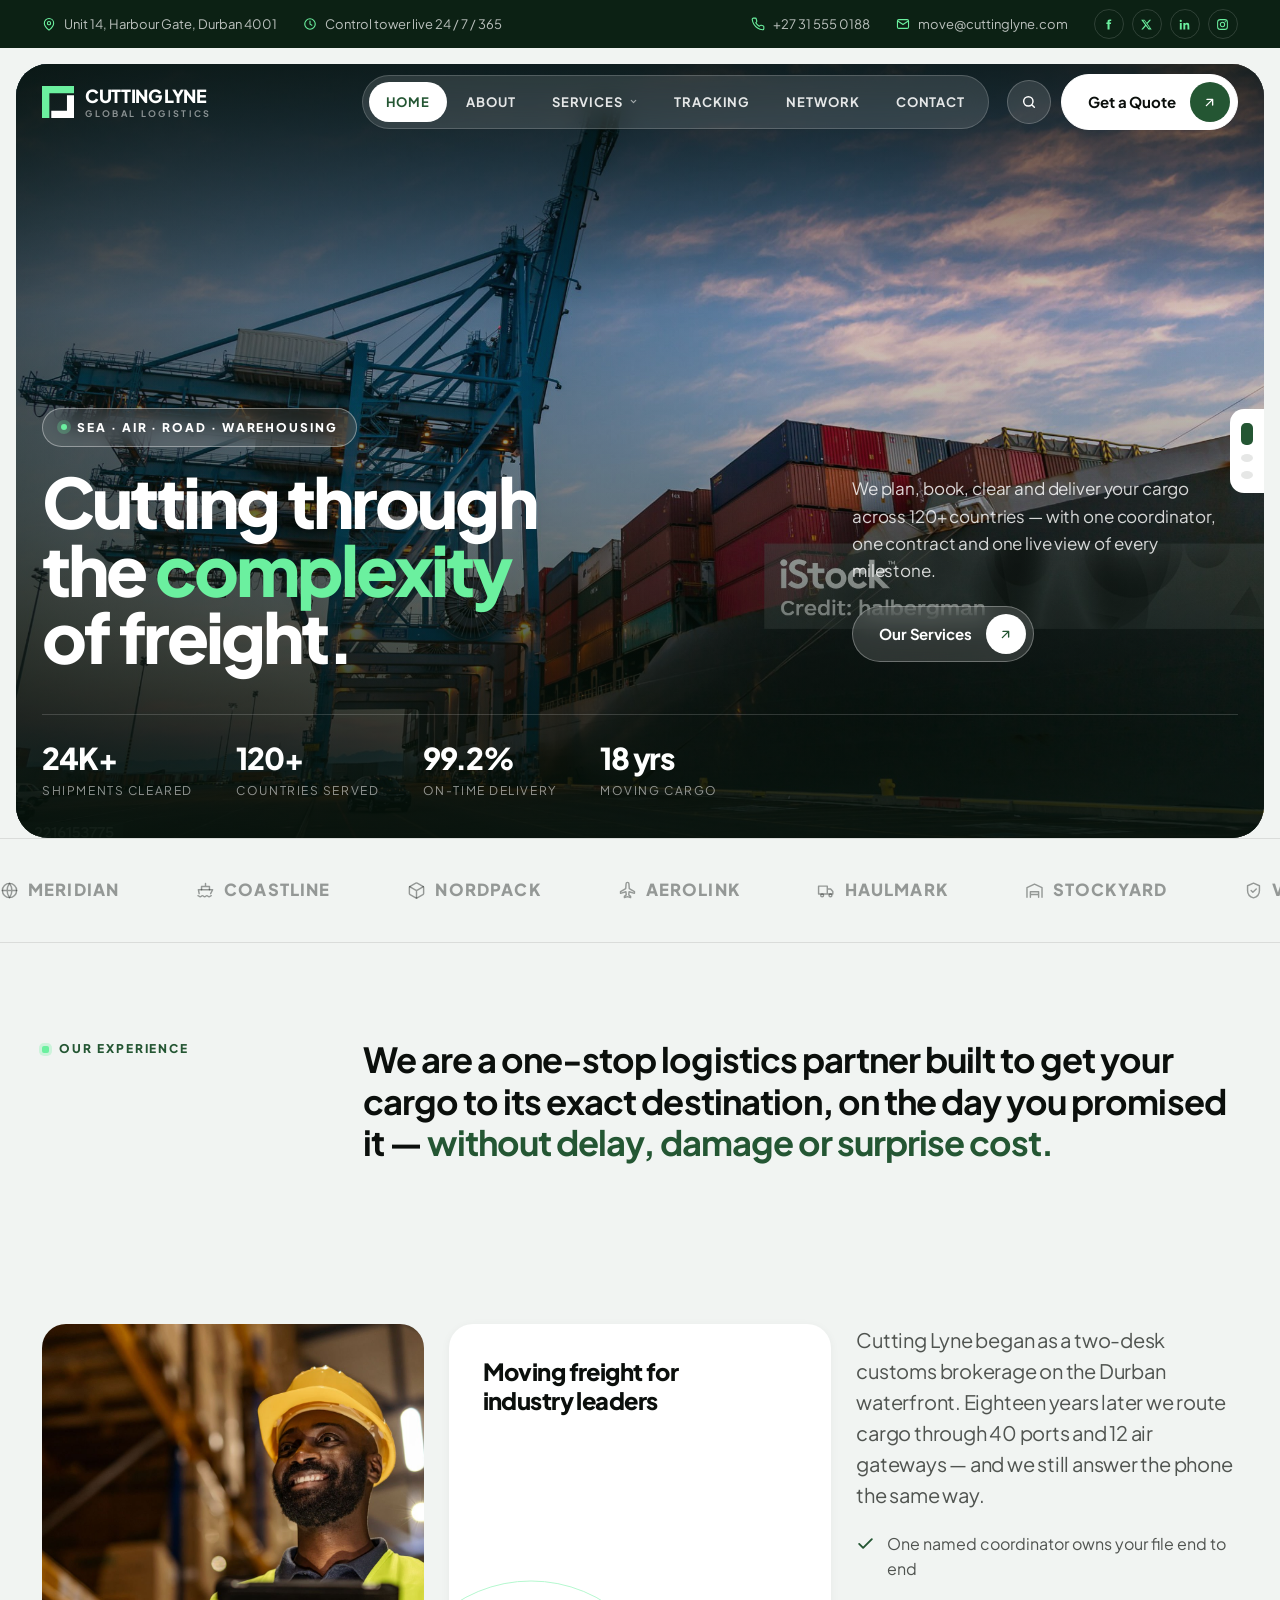
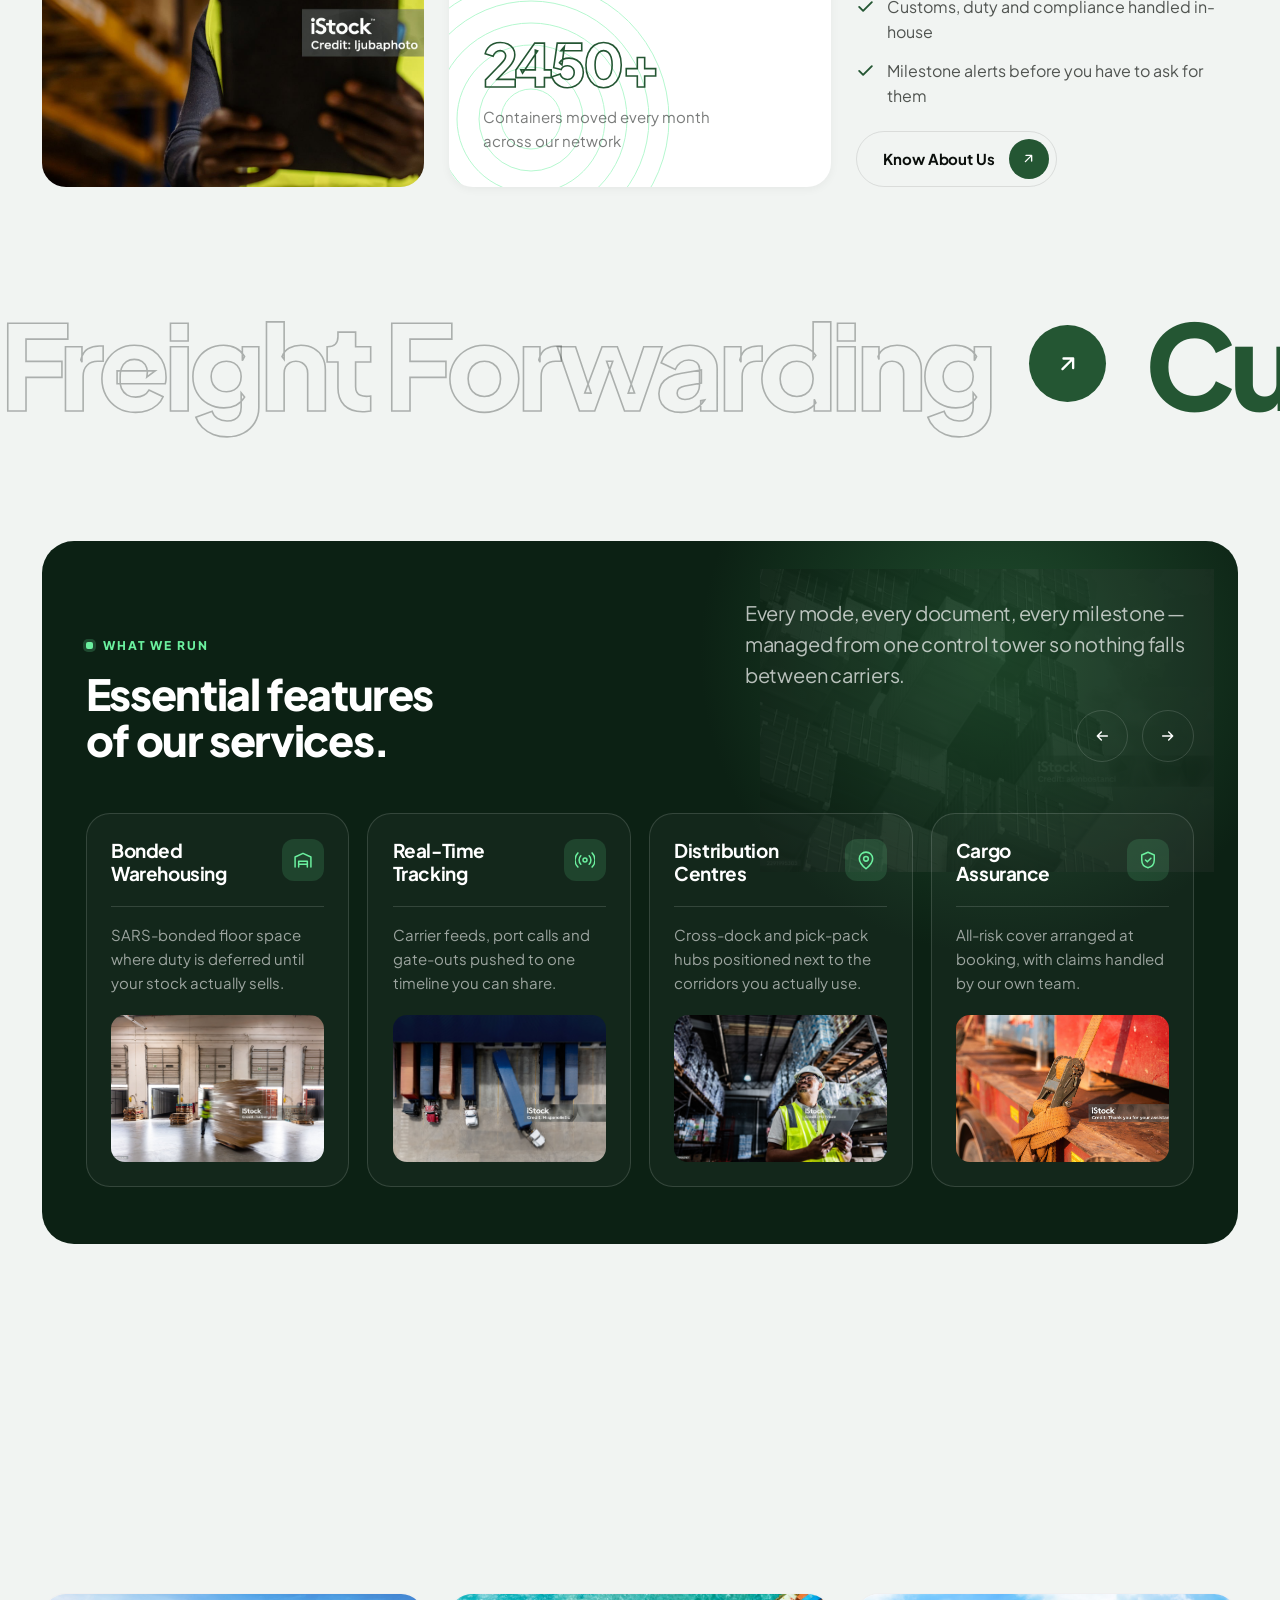
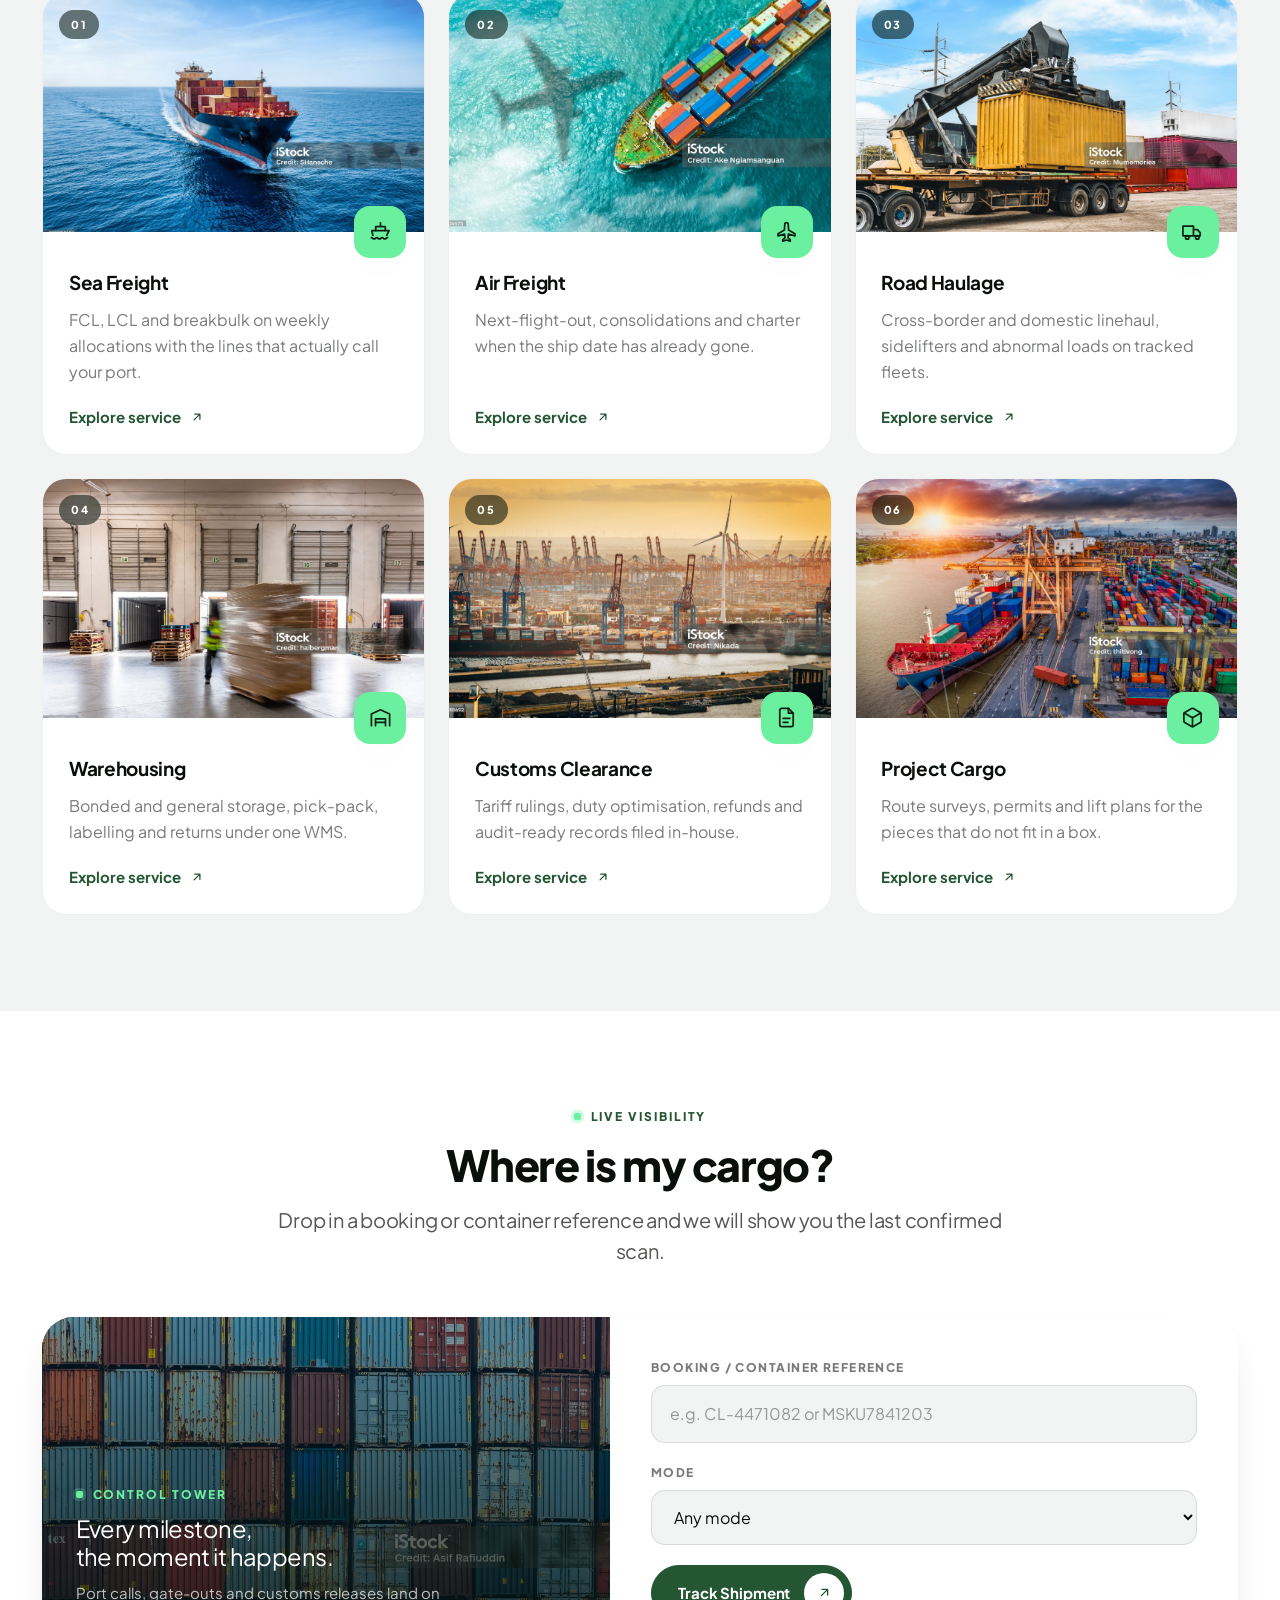
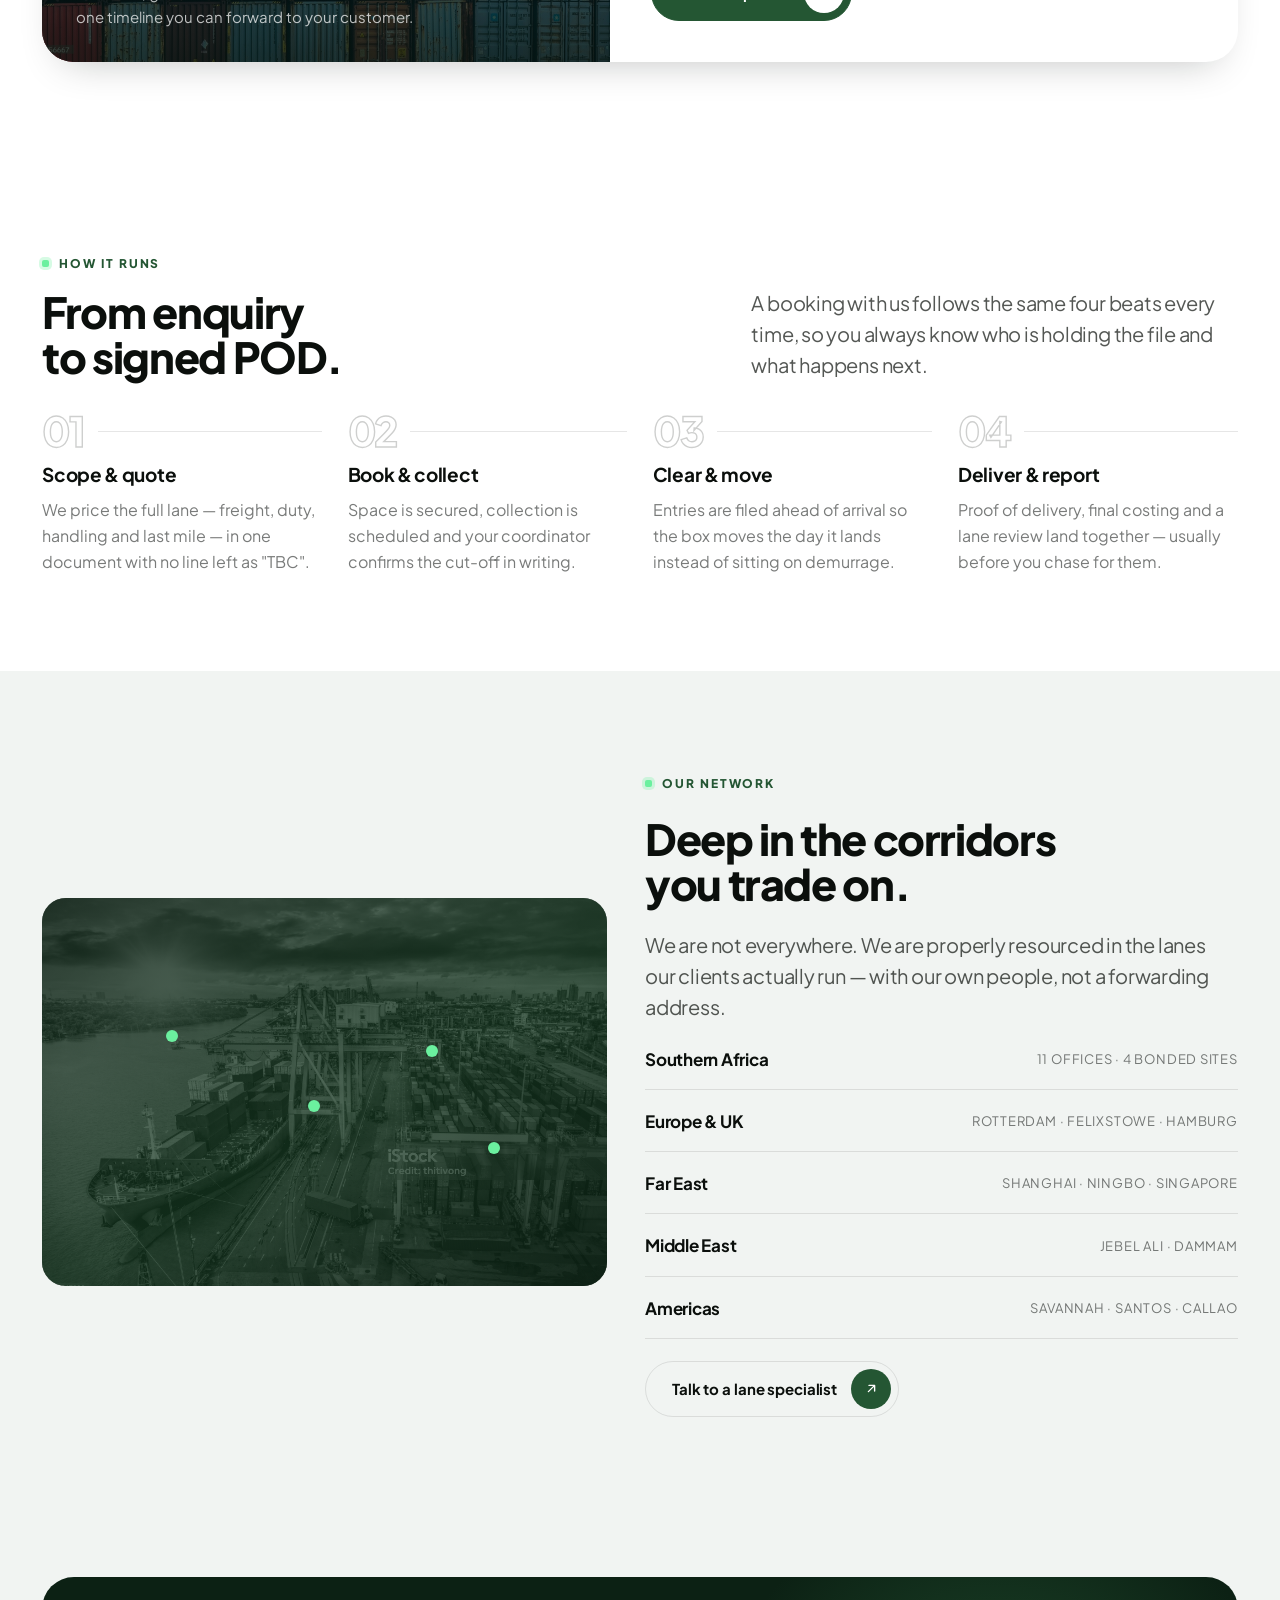
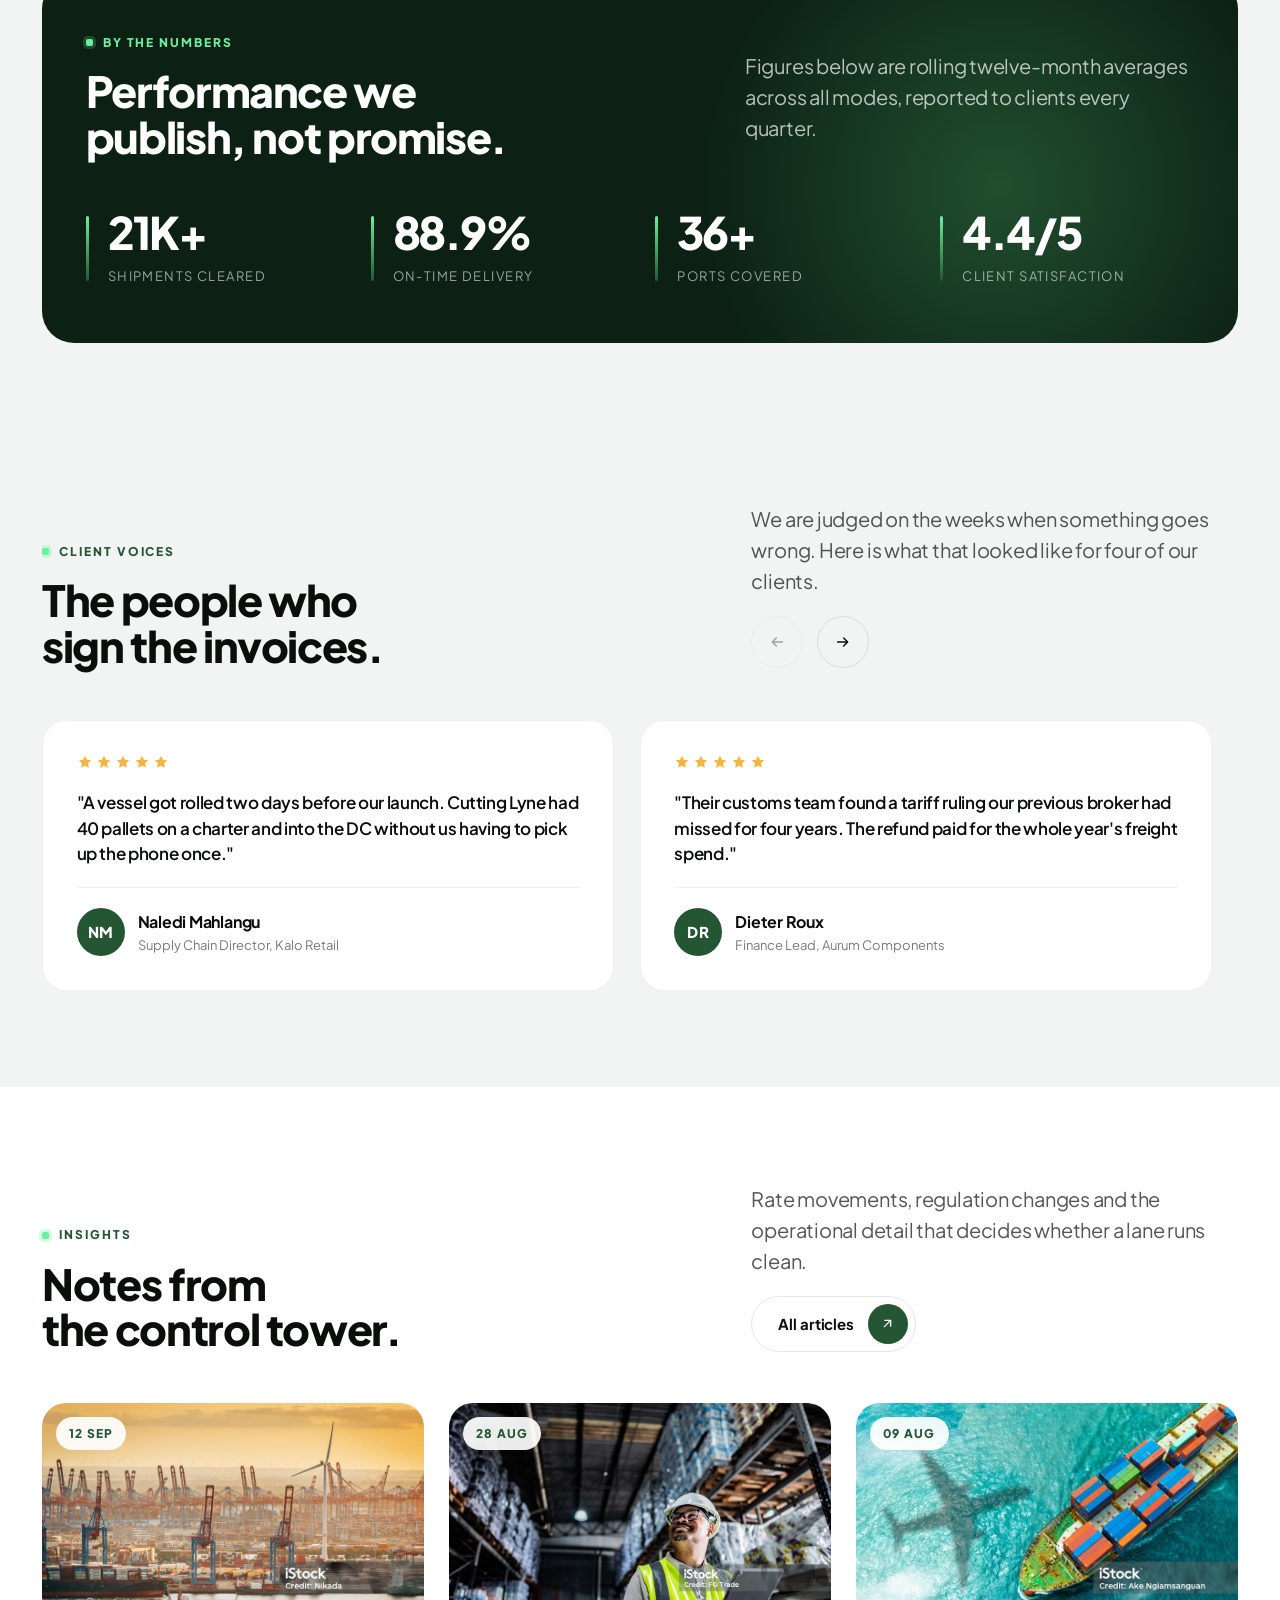
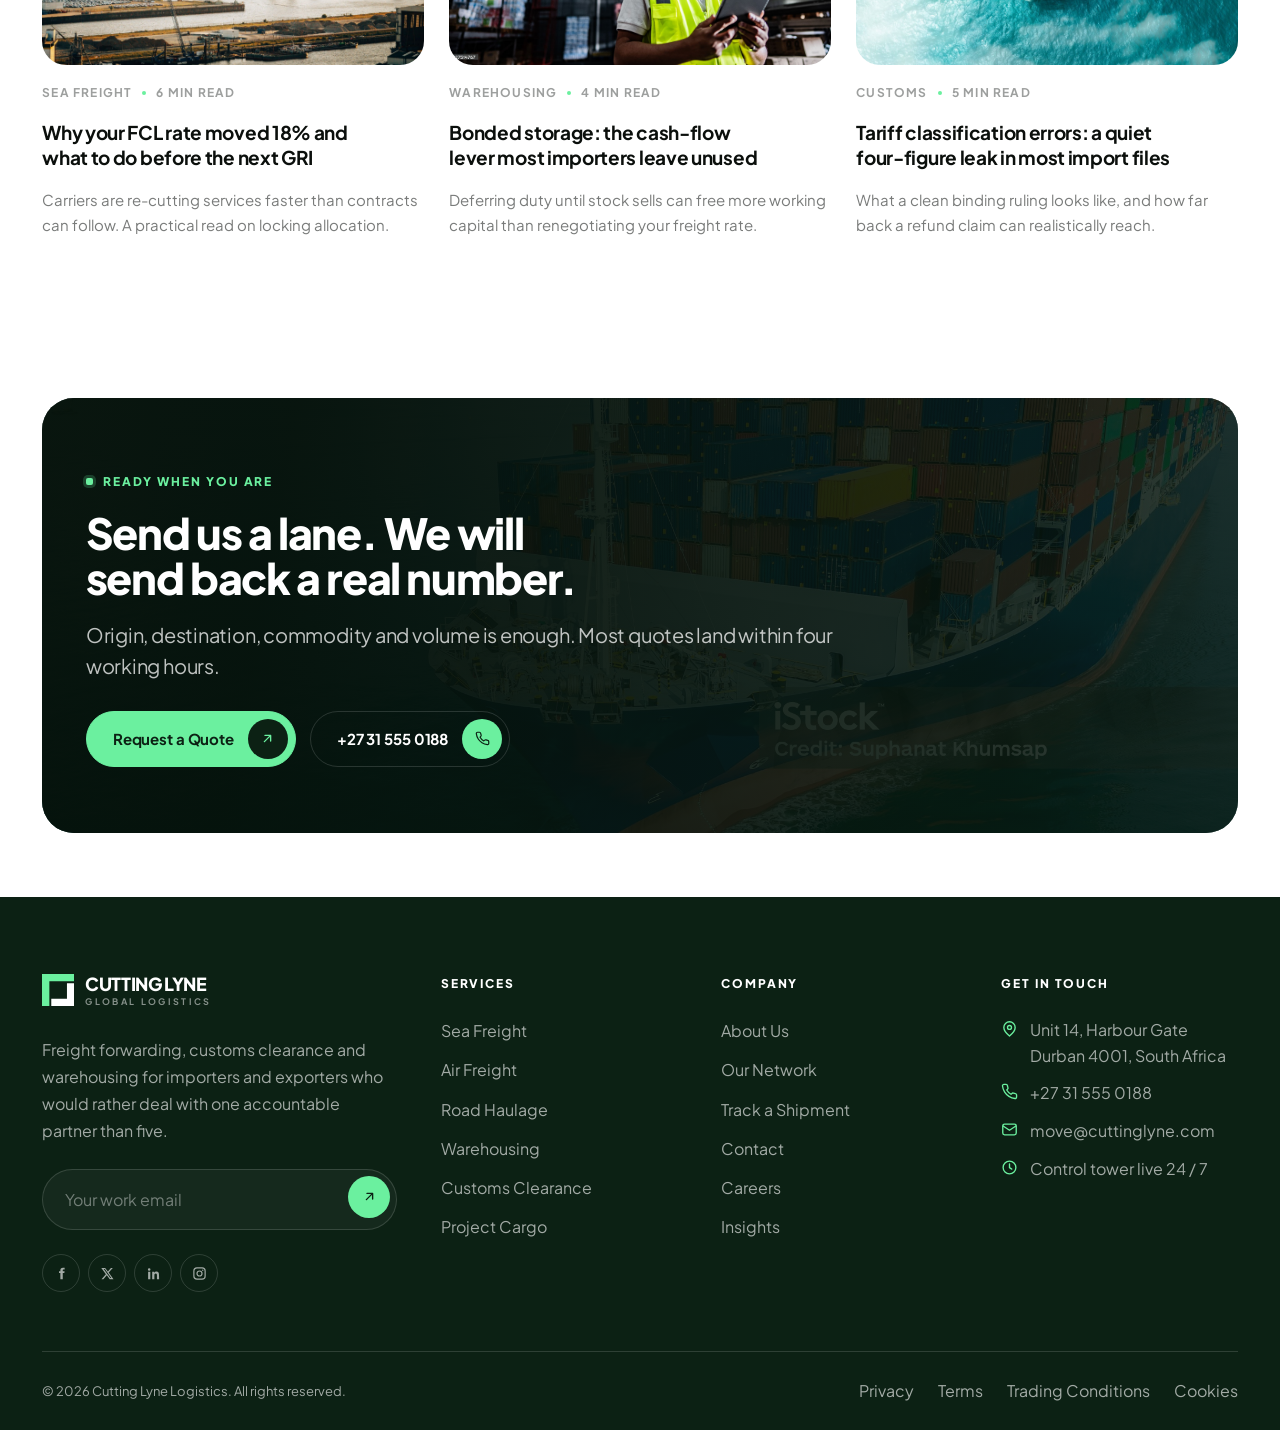
<file: index.html>
<!doctype html>
<html lang="en">
<head>
<meta charset="utf-8">
<meta name="viewport" content="width=device-width,initial-scale=1,viewport-fit=cover">
<title>Cutting Lyne — Global Freight Forwarding &amp; Logistics</title>
<meta name="description" content="Cutting Lyne moves cargo by sea, air and road across 120+ countries. Freight forwarding, customs clearance, bonded warehousing and real-time shipment visibility.">
<meta name="theme-color" content="#0C2114">
<link rel="icon" href="assets/img/logo-full.png">
<link rel="preconnect" href="https://fonts.googleapis.com">
<link rel="preconnect" href="https://fonts.gstatic.com" crossorigin>
<link href="https://fonts.googleapis.com/css2?family=Plus+Jakarta+Sans:wght@400;500;600;700;800&display=swap" rel="stylesheet">
<link rel="stylesheet" href="css/style.css">
<link rel="stylesheet" href="css/nav.css">
<link rel="stylesheet" href="css/sections.css">
</head>
<body>

<a class="skip" href="#main">Skip to content</a>
<div class="progress" id="progress"></div>

<!-- ============ SVG sprite ============ -->
<svg width="0" height="0" style="position:absolute" aria-hidden="true">
  <defs>
    <symbol id="i-mark" viewBox="0 0 100 100">
      <path d="M0 0h100v23H23v77H0z" fill="var(--mark-a,#245633)"/>
      <path d="M78 29h22v71H29V77h49z" fill="var(--mark-b,#0B0F0C)"/>
    </symbol>
    <symbol id="i-arrow" viewBox="0 0 24 24" fill="none" stroke="currentColor" stroke-width="2.2" stroke-linecap="round" stroke-linejoin="round"><path d="M7 17 17 7M8 7h9v9"/></symbol>
    <symbol id="i-arrow-r" viewBox="0 0 24 24" fill="none" stroke="currentColor" stroke-width="2.2" stroke-linecap="round" stroke-linejoin="round"><path d="M4 12h15M13 6l6 6-6 6"/></symbol>
    <symbol id="i-arrow-l" viewBox="0 0 24 24" fill="none" stroke="currentColor" stroke-width="2.2" stroke-linecap="round" stroke-linejoin="round"><path d="M20 12H5M11 6l-6 6 6 6"/></symbol>
    <symbol id="i-arrow-up" viewBox="0 0 24 24" fill="none" stroke="currentColor" stroke-width="2.2" stroke-linecap="round" stroke-linejoin="round"><path d="M12 19V5M6 11l6-6 6 6"/></symbol>
    <symbol id="i-chev" viewBox="0 0 24 24" fill="none" stroke="currentColor" stroke-width="3" stroke-linecap="round" stroke-linejoin="round"><path d="m6 9 6 6 6-6"/></symbol>
    <symbol id="i-plus" viewBox="0 0 24 24" fill="none" stroke="currentColor" stroke-width="2.6" stroke-linecap="round"><path d="M12 5v14M5 12h14"/></symbol>
    <symbol id="i-close" viewBox="0 0 24 24" fill="none" stroke="currentColor" stroke-width="2.2" stroke-linecap="round"><path d="M6 6l12 12M18 6 6 18"/></symbol>
    <symbol id="i-search" viewBox="0 0 24 24" fill="none" stroke="currentColor" stroke-width="2.2" stroke-linecap="round"><circle cx="11" cy="11" r="7"/><path d="m20 20-3.5-3.5"/></symbol>
    <symbol id="i-check" viewBox="0 0 24 24" fill="none" stroke="currentColor" stroke-width="2.4" stroke-linecap="round" stroke-linejoin="round"><path d="m4 12.5 5 5L20 6.5"/></symbol>
    <symbol id="i-phone" viewBox="0 0 24 24" fill="none" stroke="currentColor" stroke-width="1.9" stroke-linecap="round" stroke-linejoin="round"><path d="M22 16.9v3a2 2 0 0 1-2.2 2 19.8 19.8 0 0 1-8.6-3.1 19.5 19.5 0 0 1-6-6A19.8 19.8 0 0 1 2.1 4.2 2 2 0 0 1 4.1 2h3a2 2 0 0 1 2 1.7c.1 1 .4 1.9.7 2.8a2 2 0 0 1-.5 2.1L8.1 9.9a16 16 0 0 0 6 6l1.3-1.2a2 2 0 0 1 2.1-.5c.9.3 1.8.6 2.8.7a2 2 0 0 1 1.7 2z"/></symbol>
    <symbol id="i-mail" viewBox="0 0 24 24" fill="none" stroke="currentColor" stroke-width="1.9" stroke-linecap="round" stroke-linejoin="round"><rect x="2.5" y="4.5" width="19" height="15" rx="2.5"/><path d="m3 7 9 6 9-6"/></symbol>
    <symbol id="i-pin" viewBox="0 0 24 24" fill="none" stroke="currentColor" stroke-width="1.9" stroke-linecap="round" stroke-linejoin="round"><path d="M20 10.5c0 5.5-8 12-8 12s-8-6.5-8-12a8 8 0 0 1 16 0z"/><circle cx="12" cy="10.5" r="2.8"/></symbol>
    <symbol id="i-clock" viewBox="0 0 24 24" fill="none" stroke="currentColor" stroke-width="1.9" stroke-linecap="round" stroke-linejoin="round"><circle cx="12" cy="12" r="9"/><path d="M12 7v5.2l3.2 2"/></symbol>
    <symbol id="i-ship" viewBox="0 0 24 24" fill="none" stroke="currentColor" stroke-width="1.8" stroke-linecap="round" stroke-linejoin="round"><path d="M2.5 18.5c1.4 0 1.4 1.3 2.8 1.3s1.4-1.3 2.8-1.3 1.4 1.3 2.8 1.3 1.4-1.3 2.8-1.3 1.4 1.3 2.8 1.3 1.4-1.3 2.8-1.3"/><path d="M4 16 3 11h18l-2.5 5"/><path d="M7 11V7h10v4M12 3v4"/></symbol>
    <symbol id="i-plane" viewBox="0 0 24 24" fill="none" stroke="currentColor" stroke-width="1.8" stroke-linecap="round" stroke-linejoin="round"><path d="M10.2 3.5a1.8 1.8 0 0 1 3.6 0l.4 6 6.6 3.8v2.3l-6.8-2-.4 4 2.3 1.8v1.6l-3.9-1.2-3.9 1.2v-1.6l2.3-1.8-.4-4-6.8 2v-2.3l6.6-3.8z"/></symbol>
    <symbol id="i-truck" viewBox="0 0 24 24" fill="none" stroke="currentColor" stroke-width="1.8" stroke-linecap="round" stroke-linejoin="round"><path d="M2 6.5h11v10H2zM13 10h4.2l2.8 3.3v3.2h-7z"/><circle cx="6.5" cy="18.2" r="1.8"/><circle cx="17" cy="18.2" r="1.8"/></symbol>
    <symbol id="i-box" viewBox="0 0 24 24" fill="none" stroke="currentColor" stroke-width="1.8" stroke-linecap="round" stroke-linejoin="round"><path d="M21 8.2v7.6a1.8 1.8 0 0 1-.9 1.5l-7.2 4a1.8 1.8 0 0 1-1.8 0l-7.2-4a1.8 1.8 0 0 1-.9-1.5V8.2a1.8 1.8 0 0 1 .9-1.5l7.2-4a1.8 1.8 0 0 1 1.8 0l7.2 4a1.8 1.8 0 0 1 .9 1.5z"/><path d="m3.3 7.2 8.7 5 8.7-5M12 21.5v-9.3"/></symbol>
    <symbol id="i-warehouse" viewBox="0 0 24 24" fill="none" stroke="currentColor" stroke-width="1.8" stroke-linecap="round" stroke-linejoin="round"><path d="M2.5 20.5V8.4L12 4l9.5 4.4v12.1"/><path d="M6.8 20.5v-7h10.4v7M6.8 17h10.4"/></symbol>
    <symbol id="i-globe" viewBox="0 0 24 24" fill="none" stroke="currentColor" stroke-width="1.8" stroke-linecap="round" stroke-linejoin="round"><circle cx="12" cy="12" r="9"/><path d="M3 12h18M12 3a15 15 0 0 1 0 18 15 15 0 0 1 0-18z"/></symbol>
    <symbol id="i-shield" viewBox="0 0 24 24" fill="none" stroke="currentColor" stroke-width="1.8" stroke-linecap="round" stroke-linejoin="round"><path d="M12 2.7 4.5 6v6c0 4.5 3.1 8.2 7.5 9.3 4.4-1.1 7.5-4.8 7.5-9.3V6z"/><path d="m9 12 2.2 2.2L15.5 10"/></symbol>
    <symbol id="i-doc" viewBox="0 0 24 24" fill="none" stroke="currentColor" stroke-width="1.8" stroke-linecap="round" stroke-linejoin="round"><path d="M14 2.5H7a2 2 0 0 0-2 2v15a2 2 0 0 0 2 2h10a2 2 0 0 0 2-2V7.5z"/><path d="M14 2.5v5h5M8.5 13h7M8.5 17h5"/></symbol>
    <symbol id="i-radar" viewBox="0 0 24 24" fill="none" stroke="currentColor" stroke-width="1.8" stroke-linecap="round" stroke-linejoin="round"><circle cx="12" cy="12" r="2.4"/><path d="M17 7a7 7 0 0 1 0 10M7 17A7 7 0 0 1 7 7M20.5 3.5a12 12 0 0 1 0 17M3.5 20.5a12 12 0 0 1 0-17"/></symbol>
    <symbol id="i-star" viewBox="0 0 24 24" fill="currentColor"><path d="m12 2.6 2.9 5.9 6.5.9-4.7 4.6 1.1 6.5-5.8-3-5.8 3L7.3 14 2.6 9.4l6.5-.9z"/></symbol>
    <symbol id="i-fb" viewBox="0 0 24 24" fill="currentColor"><path d="M14 8.5V6.9c0-.8.2-1.2 1.4-1.2H17V2.8h-2.6c-3.1 0-4.2 1.5-4.2 4v1.7H8V11h2.2v10H14V11h2.5l.4-2.5z"/></symbol>
    <symbol id="i-x" viewBox="0 0 24 24" fill="currentColor"><path d="M17.5 3h3l-6.6 7.5L21.6 21h-6l-4.7-6.1L5.4 21h-3l7-8L2.1 3h6.2l4.3 5.6zm-1.1 16.1h1.7L7.7 4.8H5.9z"/></symbol>
    <symbol id="i-in" viewBox="0 0 24 24" fill="currentColor"><path d="M6.9 21H3.4V9.1h3.5zM5.1 7.5a2 2 0 1 1 0-4.1 2 2 0 0 1 0 4.1zM21 21h-3.5v-5.8c0-1.4 0-3.2-1.9-3.2s-2.2 1.5-2.2 3.1V21H9.9V9.1h3.3v1.6h.1a3.7 3.7 0 0 1 3.3-1.8c3.5 0 4.2 2.3 4.2 5.3z"/></symbol>
    <symbol id="i-ig" viewBox="0 0 24 24" fill="none" stroke="currentColor" stroke-width="1.9"><rect x="3" y="3" width="18" height="18" rx="5"/><circle cx="12" cy="12" r="4"/><circle cx="17.2" cy="6.8" r="1.1" fill="currentColor" stroke="none"/></symbol>
  </defs>
</svg>

<!-- ============ Top bar ============ -->
<div class="topbar">
  <div class="shell topbar__in">
    <ul class="topbar__list">
      <li><svg><use href="#i-pin"></use></svg> Unit 14, Harbour Gate, Durban 4001</li>
      <li class="topbar__hide"><svg><use href="#i-clock"></use></svg> Control tower live 24 / 7 / 365</li>
    </ul>
    <ul class="topbar__list">
      <li><svg><use href="#i-phone"></use></svg> <a href="tel:+27315550188">+27 31 555 0188</a></li>
      <li class="topbar__hide"><svg><use href="#i-mail"></use></svg> <a href="mailto:move@cuttinglyne.com">move@cuttinglyne.com</a></li>
      <li class="topbar__socials">
        <a href="#" aria-label="Facebook"><svg><use href="#i-fb"></use></svg></a>
        <a href="#" aria-label="X"><svg><use href="#i-x"></use></svg></a>
        <a href="#" aria-label="LinkedIn"><svg><use href="#i-in"></use></svg></a>
        <a href="#" aria-label="Instagram"><svg><use href="#i-ig"></use></svg></a>
      </li>
    </ul>
  </div>
</div>

<!-- ============ Hero ============ -->
<header class="hero" id="hero">

  <div class="nav-wrap">
    <div class="hero-shell">
      <nav class="nav" aria-label="Primary">
        <a class="brand brand--light nav__logo" href="index.html">
          <svg class="brand__mark" viewBox="0 0 100 100"><use href="#i-mark"></use></svg>
          <span class="brand__word">Cutting Lyne<small>Global Logistics</small></span>
        </a>

        <div class="nav__menu">
          <div class="nav__item"><a class="nav__link" href="index.html">Home</a></div>
          <div class="nav__item"><a class="nav__link" href="about.html">About</a></div>
          <div class="nav__item">
            <a class="nav__link" href="services.html">Services <svg><use href="#i-chev"></use></svg></a>
            <div class="nav__drop">
              <a href="service-sea-freight.html">Sea Freight</a>
              <a href="services.html#air">Air Freight</a>
              <a href="services.html#road">Road Haulage</a>
              <a href="services.html#warehouse">Warehousing</a>
              <a href="services.html#customs">Customs Clearance</a>
              <a href="services.html#project">Project Cargo</a>
            </div>
          </div>
          <div class="nav__item"><a class="nav__link" href="tracking.html">Tracking</a></div>
          <div class="nav__item"><a class="nav__link" href="about.html#network">Network</a></div>
          <div class="nav__item"><a class="nav__link" href="contact.html">Contact</a></div>
        </div>

        <div class="nav__tools">
          <button class="nav__search" aria-label="Search"><svg><use href="#i-search"></use></svg></button>
          <a class="btn btn--white nav__cta" href="contact.html">Get a Quote
            <span class="ico"><svg><use href="#i-arrow"></use></svg></span></a>
          <button class="burger" data-drawer-open aria-label="Open menu">
            <span></span><span></span><span></span>
          </button>
        </div>
      </nav>
    </div>
  </div>

  <div class="hero__frame">
    <div class="hero__media">
      <img data-slide src="assets/img/port-cranes-dusk.jpg" alt="Gantry cranes loading a container vessel at dusk" style="opacity:1">
      <img data-slide src="assets/img/ship-ocean.jpg" alt="Container ship at sea" style="position:absolute;inset:0;opacity:0">
      <img data-slide src="assets/img/truck-container.jpg" alt="Reach stacker loading a container onto a trailer" style="position:absolute;inset:0;opacity:0">
    </div>

    <div class="hero__dots" role="tablist" aria-label="Hero slides">
      <button data-dot class="is-on" aria-label="Slide 1"></button>
      <button data-dot aria-label="Slide 2"></button>
      <button data-dot aria-label="Slide 3"></button>
    </div>

    <div class="hero__body hero-shell">
      <div>
        <span class="tag"><i></i> Sea · Air · Road · Warehousing</span>
        <h1 class="display hero__title">
          <span class="ln">Cutting through</span>
          <span class="ln">the <span class="hl">complexity</span> of freight.</span>
        </h1>
      </div>
      <div class="hero__aside">
        <p>We plan, book, clear and deliver your cargo across 120+ countries — with one coordinator, one contract and one live view of every milestone.</p>
        <a class="btn btn--glass" href="services.html">Our Services
          <span class="ico"><svg><use href="#i-arrow"></use></svg></span></a>
      </div>
    </div>

    <div class="hero__rail hero-shell">
      <div><b><span data-count="24" data-suffix="K+">24K+</span></b><span>Shipments cleared</span></div>
      <div><b><span data-count="120" data-suffix="+">120+</span></b><span>Countries served</span></div>
      <div><b><span data-count="99.2" data-suffix="%">99.2%</span></b><span>On-time delivery</span></div>
      <div><b><span data-count="18" data-suffix=" yrs">18 yrs</span></b><span>Moving cargo</span></div>
    </div>
  </div>
</header>

<main id="main">

<!-- ============ Partners ============ -->
<section class="partners bg-mist" aria-label="Trusted by">
  <div class="partners__track">
    <div style="display:flex;gap:clamp(44px,6vw,86px);align-items:center;padding-right:clamp(44px,6vw,86px)">
      <span class="partners__item"><svg><use href="#i-globe"></use></svg> Meridian</span>
      <span class="partners__item"><svg><use href="#i-ship"></use></svg> Coastline</span>
      <span class="partners__item"><svg><use href="#i-box"></use></svg> Nordpack</span>
      <span class="partners__item"><svg><use href="#i-plane"></use></svg> AeroLink</span>
      <span class="partners__item"><svg><use href="#i-truck"></use></svg> Haulmark</span>
      <span class="partners__item"><svg><use href="#i-warehouse"></use></svg> Stockyard</span>
      <span class="partners__item"><svg><use href="#i-shield"></use></svg> Vantage</span>
    </div>
    <div style="display:flex;gap:clamp(44px,6vw,86px);align-items:center;padding-right:clamp(44px,6vw,86px)" aria-hidden="true">
      <span class="partners__item"><svg><use href="#i-globe"></use></svg> Meridian</span>
      <span class="partners__item"><svg><use href="#i-ship"></use></svg> Coastline</span>
      <span class="partners__item"><svg><use href="#i-box"></use></svg> Nordpack</span>
      <span class="partners__item"><svg><use href="#i-plane"></use></svg> AeroLink</span>
      <span class="partners__item"><svg><use href="#i-truck"></use></svg> Haulmark</span>
      <span class="partners__item"><svg><use href="#i-warehouse"></use></svg> Stockyard</span>
      <span class="partners__item"><svg><use href="#i-shield"></use></svg> Vantage</span>
    </div>
  </div>
</section>

<!-- ============ Statement ============ -->
<section class="section bg-mist">
  <div class="shell statement-row">
    <span class="eyebrow rv">Our Experience</span>
    <p class="statement rv">We are a one-stop logistics partner built to get your cargo to its exact destination, on the day you promised it — <em>without delay, damage or surprise cost.</em></p>
  </div>
</section>

<!-- ============ About split ============ -->
<section class="section--tight bg-mist">
  <div class="shell split">
    <div class="split__shot rv">
      <img src="assets/img/warehouse-tablet.jpg" alt="Warehouse supervisor checking stock on a tablet">
    </div>

    <div class="statcard rv">
      <h3 class="h3">Moving freight for<br>industry leaders</h3>
      <svg class="statcard__rings" viewBox="0 0 280 280" aria-hidden="true">
        <circle cx="140" cy="140" r="30"/><circle cx="140" cy="140" r="52"/>
        <circle cx="140" cy="140" r="74"/><circle cx="140" cy="140" r="96"/>
        <circle cx="140" cy="140" r="118"/><circle cx="140" cy="140" r="138"/>
      </svg>
      <div class="statcard__big"><span data-count="2450" data-suffix="+">2450+</span></div>
      <p>Containers moved every month across our network</p>
    </div>

    <div class="stack rv" style="--s:22px;align-self:center">
      <p class="lead">Cutting Lyne began as a two-desk customs brokerage on the Durban waterfront. Eighteen years later we route cargo through 40 ports and 12 air gateways — and we still answer the phone the same way.</p>
      <ul class="checks">
        <li><svg><use href="#i-check"></use></svg> One named coordinator owns your file end to end</li>
        <li><svg><use href="#i-check"></use></svg> Customs, duty and compliance handled in-house</li>
        <li><svg><use href="#i-check"></use></svg> Milestone alerts before you have to ask for them</li>
      </ul>
      <a class="btn btn--ghost" href="about.html">Know About Us
        <span class="ico"><svg><use href="#i-arrow"></use></svg></span></a>
    </div>
  </div>
</section>

<!-- ============ Marquee band ============ -->
<section class="band" aria-hidden="true">
  <div class="band__track">
    <div class="band__set">
      <span class="band__word">Freight Forwarding</span>
      <span class="band__dot"><svg><use href="#i-arrow"></use></svg></span>
      <span class="band__word band__word--fill">Customs Cleared</span>
      <span class="band__dot"><svg><use href="#i-arrow"></use></svg></span>
    </div>
    <div class="band__set">
      <span class="band__word">Freight Forwarding</span>
      <span class="band__dot"><svg><use href="#i-arrow"></use></svg></span>
      <span class="band__word band__word--fill">Customs Cleared</span>
      <span class="band__dot"><svg><use href="#i-arrow"></use></svg></span>
    </div>
  </div>
</section>

<!-- ============ Dark feature panel ============ -->
<section class="section--tight bg-mist">
  <div class="shell-wide">
    <div class="panel" data-fscroll>
      <div class="panel__watermark" aria-hidden="true"><img src="assets/img/containers-stack.jpg" alt=""></div>

      <div class="shead">
        <div class="shead__t rv">
          <span class="eyebrow eyebrow--light">What we run</span>
          <h2 class="h2">Essential features<br>of our services.</h2>
        </div>
        <div class="shead__x rv" style="justify-items:end">
          <p class="lead">Every mode, every document, every milestone — managed from one control tower so nothing falls between carriers.</p>
          <div class="flex-row">
            <button class="iconbtn iconbtn--onDark" data-fscroll-prev aria-label="Previous"><svg><use href="#i-arrow-l"></use></svg></button>
            <button class="iconbtn iconbtn--onDark" data-fscroll-next aria-label="Next"><svg><use href="#i-arrow-r"></use></svg></button>
          </div>
        </div>
      </div>

      <div class="fcards" data-fscroll-vp>
        <article class="fcard rv">
          <div class="fcard__top"><h3>Bonded Warehousing</h3>
            <span class="fcard__ico"><svg><use href="#i-warehouse"></use></svg></span></div>
          <hr>
          <p>SARS-bonded floor space where duty is deferred until your stock actually sells.</p>
          <div class="fcard__shot"><img src="assets/img/warehouse-bay.jpg" alt="Loading bays inside a distribution centre"></div>
        </article>

        <article class="fcard rv">
          <div class="fcard__top"><h3>Real-Time Tracking</h3>
            <span class="fcard__ico"><svg><use href="#i-radar"></use></svg></span></div>
          <hr>
          <p>Carrier feeds, port calls and gate-outs pushed to one timeline you can share.</p>
          <div class="fcard__shot"><img src="assets/img/docks-aerial.jpg" alt="Aerial view of loading docks"></div>
        </article>

        <article class="fcard rv">
          <div class="fcard__top"><h3>Distribution Centres</h3>
            <span class="fcard__ico"><svg><use href="#i-pin"></use></svg></span></div>
          <hr>
          <p>Cross-dock and pick-pack hubs positioned next to the corridors you actually use.</p>
          <div class="fcard__shot"><img src="assets/img/warehouse-worker.jpg" alt="Warehouse team member reviewing inventory"></div>
        </article>

        <article class="fcard rv">
          <div class="fcard__top"><h3>Cargo Assurance</h3>
            <span class="fcard__ico"><svg><use href="#i-shield"></use></svg></span></div>
          <hr>
          <p>All-risk cover arranged at booking, with claims handled by our own team.</p>
          <div class="fcard__shot"><img src="assets/img/cargo-strap.jpg" alt="Cargo secured with ratchet straps"></div>
        </article>
      </div>
    </div>
  </div>
</section>

<!-- ============ Services ============ -->
<section class="section bg-mist" id="services">
  <div class="shell">
    <div class="shead">
      <div class="shead__t rv">
        <span class="eyebrow">What we move</span>
        <h2 class="h2">Six services.<br>One accountable partner.</h2>
      </div>
      <div class="shead__x rv">
        <p class="lead">Mix and match modes on a single booking. We quote the whole door-to-door lane, not a leg at a time.</p>
        <a class="btn btn--ghost" href="services.html">All Services
          <span class="ico"><svg><use href="#i-arrow"></use></svg></span></a>
      </div>
    </div>

    <div class="svc-grid mt-l">
      <article class="svc rv">
        <div class="svc__shot"><span class="svc__no">01</span>
          <img src="assets/img/ship-sea.jpg" alt="Container ship under way"></div>
        <div class="svc__body">
          <span class="svc__ico"><svg><use href="#i-ship"></use></svg></span>
          <h3 class="h4">Sea Freight</h3>
          <p>FCL, LCL and breakbulk on weekly allocations with the lines that actually call your port.</p>
          <a class="tlink" href="service-sea-freight.html">Explore service <svg><use href="#i-arrow"></use></svg></a>
        </div>
      </article>

      <article class="svc rv">
        <div class="svc__shot"><span class="svc__no">02</span>
          <img src="assets/img/air-sea.jpg" alt="Air and sea freight converging"></div>
        <div class="svc__body">
          <span class="svc__ico"><svg><use href="#i-plane"></use></svg></span>
          <h3 class="h4">Air Freight</h3>
          <p>Next-flight-out, consolidations and charter when the ship date has already gone.</p>
          <a class="tlink" href="services.html#air">Explore service <svg><use href="#i-arrow"></use></svg></a>
        </div>
      </article>

      <article class="svc rv">
        <div class="svc__shot"><span class="svc__no">03</span>
          <img src="assets/img/truck-container.jpg" alt="Container being loaded onto a trailer"></div>
        <div class="svc__body">
          <span class="svc__ico"><svg><use href="#i-truck"></use></svg></span>
          <h3 class="h4">Road Haulage</h3>
          <p>Cross-border and domestic linehaul, sidelifters and abnormal loads on tracked fleets.</p>
          <a class="tlink" href="services.html#road">Explore service <svg><use href="#i-arrow"></use></svg></a>
        </div>
      </article>

      <article class="svc rv">
        <div class="svc__shot"><span class="svc__no">04</span>
          <img src="assets/img/warehouse-bay.jpg" alt="Distribution centre loading bays"></div>
        <div class="svc__body">
          <span class="svc__ico"><svg><use href="#i-warehouse"></use></svg></span>
          <h3 class="h4">Warehousing</h3>
          <p>Bonded and general storage, pick-pack, labelling and returns under one WMS.</p>
          <a class="tlink" href="services.html#warehouse">Explore service <svg><use href="#i-arrow"></use></svg></a>
        </div>
      </article>

      <article class="svc rv">
        <div class="svc__shot"><span class="svc__no">05</span>
          <img src="assets/img/port-sunset.jpg" alt="Busy port terminal at sunset"></div>
        <div class="svc__body">
          <span class="svc__ico"><svg><use href="#i-doc"></use></svg></span>
          <h3 class="h4">Customs Clearance</h3>
          <p>Tariff rulings, duty optimisation, refunds and audit-ready records filed in-house.</p>
          <a class="tlink" href="services.html#customs">Explore service <svg><use href="#i-arrow"></use></svg></a>
        </div>
      </article>

      <article class="svc rv">
        <div class="svc__shot"><span class="svc__no">06</span>
          <img src="assets/img/port-aerial.jpg" alt="Aerial view of a container terminal"></div>
        <div class="svc__body">
          <span class="svc__ico"><svg><use href="#i-box"></use></svg></span>
          <h3 class="h4">Project Cargo</h3>
          <p>Route surveys, permits and lift plans for the pieces that do not fit in a box.</p>
          <a class="tlink" href="services.html#project">Explore service <svg><use href="#i-arrow"></use></svg></a>
        </div>
      </article>
    </div>
  </div>
</section>

<!-- ============ Tracking ============ -->
<section class="section bg-white">
  <div class="shell">
    <div class="shead shead--center rv">
      <div class="shead__t" style="justify-items:center">
        <span class="eyebrow">Live visibility</span>
        <h2 class="h2">Where is my cargo?</h2>
        <p class="lead">Drop in a booking or container reference and we will show you the last confirmed scan.</p>
      </div>
    </div>

    <div class="track mt-l rv">
      <div class="track__shot">
        <img src="assets/img/containers-wall.jpg" alt="Stacked shipping containers">
        <div class="ov">
          <span class="eyebrow eyebrow--light">Control tower</span>
          <p class="h3" style="color:#fff">Every milestone,<br>the moment it happens.</p>
          <p style="color:rgba(255,255,255,.72);font-size:.9375rem;max-width:34ch">Port calls, gate-outs and customs releases land on one timeline you can forward to your customer.</p>
        </div>
      </div>

      <form class="track__form" id="track-form" novalidate>
        <div class="field">
          <label for="track-id">Booking / container reference</label>
          <input id="track-id" name="ref" type="text" placeholder="e.g. CL-4471082 or MSKU7841203" autocomplete="off">
        </div>
        <div class="field">
          <label for="track-mode">Mode</label>
          <select id="track-mode" name="mode">
            <option>Any mode</option><option>Sea freight</option>
            <option>Air freight</option><option>Road haulage</option>
          </select>
        </div>
        <div>
          <button class="btn" type="submit">Track Shipment
            <span class="ico"><svg><use href="#i-arrow"></use></svg></span></button>
        </div>
        <div class="track__result" id="track-out" hidden></div>
      </form>
    </div>
  </div>
</section>

<!-- ============ Process ============ -->
<section class="section bg-white">
  <div class="shell">
    <div class="shead">
      <div class="shead__t rv">
        <span class="eyebrow">How it runs</span>
        <h2 class="h2">From enquiry<br>to signed POD.</h2>
      </div>
      <div class="shead__x rv">
        <p class="lead">A booking with us follows the same four beats every time, so you always know who is holding the file and what happens next.</p>
      </div>
    </div>

    <div class="steps steps--onWhite mt-l">
      <div class="step rv"><h3 class="h4">Scope &amp; quote</h3>
        <p>We price the full lane — freight, duty, handling and last mile — in one document with no line left as "TBC".</p></div>
      <div class="step rv"><h3 class="h4">Book &amp; collect</h3>
        <p>Space is secured, collection is scheduled and your coordinator confirms the cut-off in writing.</p></div>
      <div class="step rv"><h3 class="h4">Clear &amp; move</h3>
        <p>Entries are filed ahead of arrival so the box moves the day it lands instead of sitting on demurrage.</p></div>
      <div class="step rv"><h3 class="h4">Deliver &amp; report</h3>
        <p>Proof of delivery, final costing and a lane review land together — usually before you chase for them.</p></div>
    </div>
  </div>
</section>

<!-- ============ Coverage ============ -->
<section class="section bg-mist" id="network">
  <div class="shell cover">
    <div class="cover__map rv">
      <img src="assets/img/port-aerial.jpg" alt="Aerial view of a global container terminal">
      <span class="pin" style="left:22%;top:34%"></span>
      <span class="pin" style="left:47%;top:52%"></span>
      <span class="pin" style="left:68%;top:38%"></span>
      <span class="pin" style="left:79%;top:63%"></span>
    </div>
    <div class="stack rv" style="--s:22px">
      <span class="eyebrow">Our network</span>
      <h2 class="h2">Deep in the corridors you trade on.</h2>
      <p class="lead">We are not everywhere. We are properly resourced in the lanes our clients actually run — with our own people, not a forwarding address.</p>
      <ul class="cover__list">
        <li><b>Southern Africa</b><span>11 offices · 4 bonded sites</span></li>
        <li><b>Europe &amp; UK</b><span>Rotterdam · Felixstowe · Hamburg</span></li>
        <li><b>Far East</b><span>Shanghai · Ningbo · Singapore</span></li>
        <li><b>Middle East</b><span>Jebel Ali · Dammam</span></li>
        <li><b>Americas</b><span>Savannah · Santos · Callao</span></li>
      </ul>
      <a class="btn btn--ghost" href="contact.html">Talk to a lane specialist
        <span class="ico"><svg><use href="#i-arrow"></use></svg></span></a>
    </div>
  </div>
</section>

<!-- ============ Stats panel ============ -->
<section class="section--tight bg-mist">
  <div class="shell-wide">
    <div class="panel rv">
      <div class="shead" style="align-items:center">
        <div class="shead__t">
          <span class="eyebrow eyebrow--light">By the numbers</span>
          <h2 class="h2">Performance we<br>publish, not promise.</h2>
        </div>
        <div class="shead__x">
          <p class="lead">Figures below are rolling twelve-month averages across all modes, reported to clients every quarter.</p>
        </div>
      </div>
      <div class="stats stats--light mt-l">
        <div class="stat"><b><span data-count="24" data-suffix="K+">24K+</span></b><span>Shipments cleared</span></div>
        <div class="stat"><b><span data-count="99.2" data-suffix="%">99.2%</span></b><span>On-time delivery</span></div>
        <div class="stat"><b><span data-count="40" data-suffix="+">40+</span></b><span>Ports covered</span></div>
        <div class="stat"><b><span data-count="4.9" data-suffix="/5">4.9/5</span></b><span>Client satisfaction</span></div>
      </div>
    </div>
  </div>
</section>

<!-- ============ Testimonials ============ -->
<section class="section bg-mist">
  <div class="shell quotes" data-quotes>
    <div class="shead">
      <div class="shead__t rv">
        <span class="eyebrow">Client voices</span>
        <h2 class="h2">The people who<br>sign the invoices.</h2>
      </div>
      <div class="shead__x rv">
        <p class="lead">We are judged on the weeks when something goes wrong. Here is what that looked like for four of our clients.</p>
        <div class="flex-row">
          <button class="iconbtn" data-quotes-prev aria-label="Previous testimonial"><svg><use href="#i-arrow-l"></use></svg></button>
          <button class="iconbtn" data-quotes-next aria-label="Next testimonial"><svg><use href="#i-arrow-r"></use></svg></button>
        </div>
      </div>
    </div>

    <div class="quotes__vp mt-l rv">
      <div class="quotes__track" data-quotes-track>
        <div class="quote"><div class="quote__in">
          <div class="quote__stars" aria-label="5 out of 5">
            <svg><use href="#i-star"></use></svg><svg><use href="#i-star"></use></svg><svg><use href="#i-star"></use></svg><svg><use href="#i-star"></use></svg><svg><use href="#i-star"></use></svg></div>
          <blockquote>"A vessel got rolled two days before our launch. Cutting Lyne had 40 pallets on a charter and into the DC without us having to pick up the phone once."</blockquote>
          <div class="quote__by"><span class="quote__av">NM</span>
            <div><b>Naledi Mahlangu</b><span>Supply Chain Director, Kalo Retail</span></div></div>
        </div></div>

        <div class="quote"><div class="quote__in">
          <div class="quote__stars" aria-label="5 out of 5">
            <svg><use href="#i-star"></use></svg><svg><use href="#i-star"></use></svg><svg><use href="#i-star"></use></svg><svg><use href="#i-star"></use></svg><svg><use href="#i-star"></use></svg></div>
          <blockquote>"Their customs team found a tariff ruling our previous broker had missed for four years. The refund paid for the whole year's freight spend."</blockquote>
          <div class="quote__by"><span class="quote__av">DR</span>
            <div><b>Dieter Roux</b><span>Finance Lead, Aurum Components</span></div></div>
        </div></div>

        <div class="quote"><div class="quote__in">
          <div class="quote__stars" aria-label="5 out of 5">
            <svg><use href="#i-star"></use></svg><svg><use href="#i-star"></use></svg><svg><use href="#i-star"></use></svg><svg><use href="#i-star"></use></svg><svg><use href="#i-star"></use></svg></div>
          <blockquote>"One coordinator, one number, one invoice. After three forwarders in five years, that alone was worth the move."</blockquote>
          <div class="quote__by"><span class="quote__av">AO</span>
            <div><b>Amara Okafor</b><span>Operations Manager, Tembi Foods</span></div></div>
        </div></div>

        <div class="quote"><div class="quote__in">
          <div class="quote__stars" aria-label="5 out of 5">
            <svg><use href="#i-star"></use></svg><svg><use href="#i-star"></use></svg><svg><use href="#i-star"></use></svg><svg><use href="#i-star"></use></svg><svg><use href="#i-star"></use></svg></div>
          <blockquote>"They moved a 62-tonne press from Ningbo to a factory floor in Gqeberha. Route survey, permits, lift plan — we signed one contract."</blockquote>
          <div class="quote__by"><span class="quote__av">SP</span>
            <div><b>Sergio Pinto</b><span>Plant Engineer, Verndale Industries</span></div></div>
        </div></div>
      </div>
    </div>
  </div>
</section>

<!-- ============ Insights ============ -->
<section class="section bg-white">
  <div class="shell">
    <div class="shead">
      <div class="shead__t rv">
        <span class="eyebrow">Insights</span>
        <h2 class="h2">Notes from<br>the control tower.</h2>
      </div>
      <div class="shead__x rv">
        <p class="lead">Rate movements, regulation changes and the operational detail that decides whether a lane runs clean.</p>
        <a class="btn btn--ghost" href="#">All articles <span class="ico"><svg><use href="#i-arrow"></use></svg></span></a>
      </div>
    </div>

    <div class="posts mt-l">
      <article class="post rv">
        <a class="post__shot" href="#"><span class="post__date">12 Sep</span>
          <img src="assets/img/port-sunset.jpg" alt="Container terminal at sunset"></a>
        <div class="post__meta">Sea Freight <i></i> 6 min read</div>
        <h3 class="h4"><a href="#">Why your FCL rate moved 18% and what to do before the next GRI</a></h3>
        <p class="body-sm">Carriers are re-cutting services faster than contracts can follow. A practical read on locking allocation.</p>
      </article>

      <article class="post rv">
        <a class="post__shot" href="#"><span class="post__date">28 Aug</span>
          <img src="assets/img/warehouse-worker.jpg" alt="Warehouse worker scanning inventory"></a>
        <div class="post__meta">Warehousing <i></i> 4 min read</div>
        <h3 class="h4"><a href="#">Bonded storage: the cash-flow lever most importers leave unused</a></h3>
        <p class="body-sm">Deferring duty until stock sells can free more working capital than renegotiating your freight rate.</p>
      </article>

      <article class="post rv">
        <a class="post__shot" href="#"><span class="post__date">09 Aug</span>
          <img src="assets/img/air-sea.jpg" alt="Aerial view of air and sea freight"></a>
        <div class="post__meta">Customs <i></i> 5 min read</div>
        <h3 class="h4"><a href="#">Tariff classification errors: a quiet four-figure leak in most import files</a></h3>
        <p class="body-sm">What a clean binding ruling looks like, and how far back a refund claim can realistically reach.</p>
      </article>
    </div>
  </div>
</section>

<!-- ============ CTA ============ -->
<section class="section--tight bg-white">
  <div class="shell-wide">
    <div class="cta rv">
      <img src="assets/img/ship-ocean.jpg" alt="">
      <span class="eyebrow eyebrow--light">Ready when you are</span>
      <h2 class="h2 mt-s">Send us a lane. We will send back a real number.</h2>
      <p class="lead mt-s">Origin, destination, commodity and volume is enough. Most quotes land within four working hours.</p>
      <div class="cta__row">
        <a class="btn btn--mint" href="contact.html">Request a Quote
          <span class="ico"><svg><use href="#i-arrow"></use></svg></span></a>
        <a class="btn btn--onDark" href="tel:+27315550188">+27 31 555 0188
          <span class="ico"><svg><use href="#i-phone"></use></svg></span></a>
      </div>
    </div>
  </div>
</section>

</main>

<!-- ============ Footer ============ -->
<footer class="foot">
  <div class="shell">
    <div class="foot__grid">
      <div class="foot__about">
        <a class="brand brand--light" href="index.html">
          <svg class="brand__mark" viewBox="0 0 100 100"><use href="#i-mark"></use></svg>
          <span class="brand__word">Cutting Lyne<small>Global Logistics</small></span>
        </a>
        <p>Freight forwarding, customs clearance and warehousing for importers and exporters who would rather deal with one accountable partner than five.</p>
        <form class="foot__news" data-demo-form>
          <input type="email" placeholder="Your work email" aria-label="Email address" required>
          <button type="submit" aria-label="Subscribe"><svg><use href="#i-arrow"></use></svg></button>
        </form>
        <div class="foot__socials">
          <a href="#" aria-label="Facebook"><svg><use href="#i-fb"></use></svg></a>
          <a href="#" aria-label="X"><svg><use href="#i-x"></use></svg></a>
          <a href="#" aria-label="LinkedIn"><svg><use href="#i-in"></use></svg></a>
          <a href="#" aria-label="Instagram"><svg><use href="#i-ig"></use></svg></a>
        </div>
      </div>

      <div>
        <h4>Services</h4>
        <ul>
          <li><a href="service-sea-freight.html">Sea Freight</a></li>
          <li><a href="services.html#air">Air Freight</a></li>
          <li><a href="services.html#road">Road Haulage</a></li>
          <li><a href="services.html#warehouse">Warehousing</a></li>
          <li><a href="services.html#customs">Customs Clearance</a></li>
          <li><a href="services.html#project">Project Cargo</a></li>
        </ul>
      </div>

      <div>
        <h4>Company</h4>
        <ul>
          <li><a href="about.html">About Us</a></li>
          <li><a href="about.html#network">Our Network</a></li>
          <li><a href="tracking.html">Track a Shipment</a></li>
          <li><a href="contact.html">Contact</a></li>
          <li><a href="#">Careers</a></li>
          <li><a href="#">Insights</a></li>
        </ul>
      </div>

      <div>
        <h4>Get in touch</h4>
        <ul class="foot__contact">
          <li><svg><use href="#i-pin"></use></svg> Unit 14, Harbour Gate<br>Durban 4001, South Africa</li>
          <li><svg><use href="#i-phone"></use></svg> <a href="tel:+27315550188">+27 31 555 0188</a></li>
          <li><svg><use href="#i-mail"></use></svg> <a href="mailto:move@cuttinglyne.com">move@cuttinglyne.com</a></li>
          <li><svg><use href="#i-clock"></use></svg> Control tower live 24 / 7</li>
        </ul>
      </div>
    </div>

    <div class="foot__bar">
      <p>&copy; <span data-year>2026</span> Cutting Lyne Logistics. All rights reserved.</p>
      <nav><a href="#">Privacy</a><a href="#">Terms</a><a href="#">Trading Conditions</a><a href="#">Cookies</a></nav>
    </div>
  </div>
</footer>

<button class="totop" id="totop" aria-label="Back to top"><svg><use href="#i-arrow-up"></use></svg></button>

<!-- ============ Mobile drawer ============ -->
<div class="drawer" id="drawer">
  <div class="drawer__top">
    <a class="brand brand--light" href="index.html">
      <svg class="brand__mark" viewBox="0 0 100 100"><use href="#i-mark"></use></svg>
      <span class="brand__word">Cutting Lyne<small>Global Logistics</small></span>
    </a>
    <button class="drawer__close" data-drawer-close aria-label="Close menu"><svg><use href="#i-close"></use></svg></button>
  </div>
  <nav class="drawer__nav">
    <a href="index.html">Home</a>
    <a href="about.html">About</a>
    <a href="services.html">Services</a>
    <a href="tracking.html">Tracking</a>
    <a href="about.html#network">Network</a>
    <a href="contact.html">Contact</a>
  </nav>
  <div class="drawer__foot">
    <div class="row"><svg><use href="#i-phone"></use></svg> +27 31 555 0188</div>
    <div class="row"><svg><use href="#i-mail"></use></svg> move@cuttinglyne.com</div>
    <a class="btn btn--mint" href="contact.html" style="justify-self:start">Get a Quote
      <span class="ico"><svg><use href="#i-arrow"></use></svg></span></a>
  </div>
</div>

<script src="js/main.js"></script>
</body>
</html>
</file>
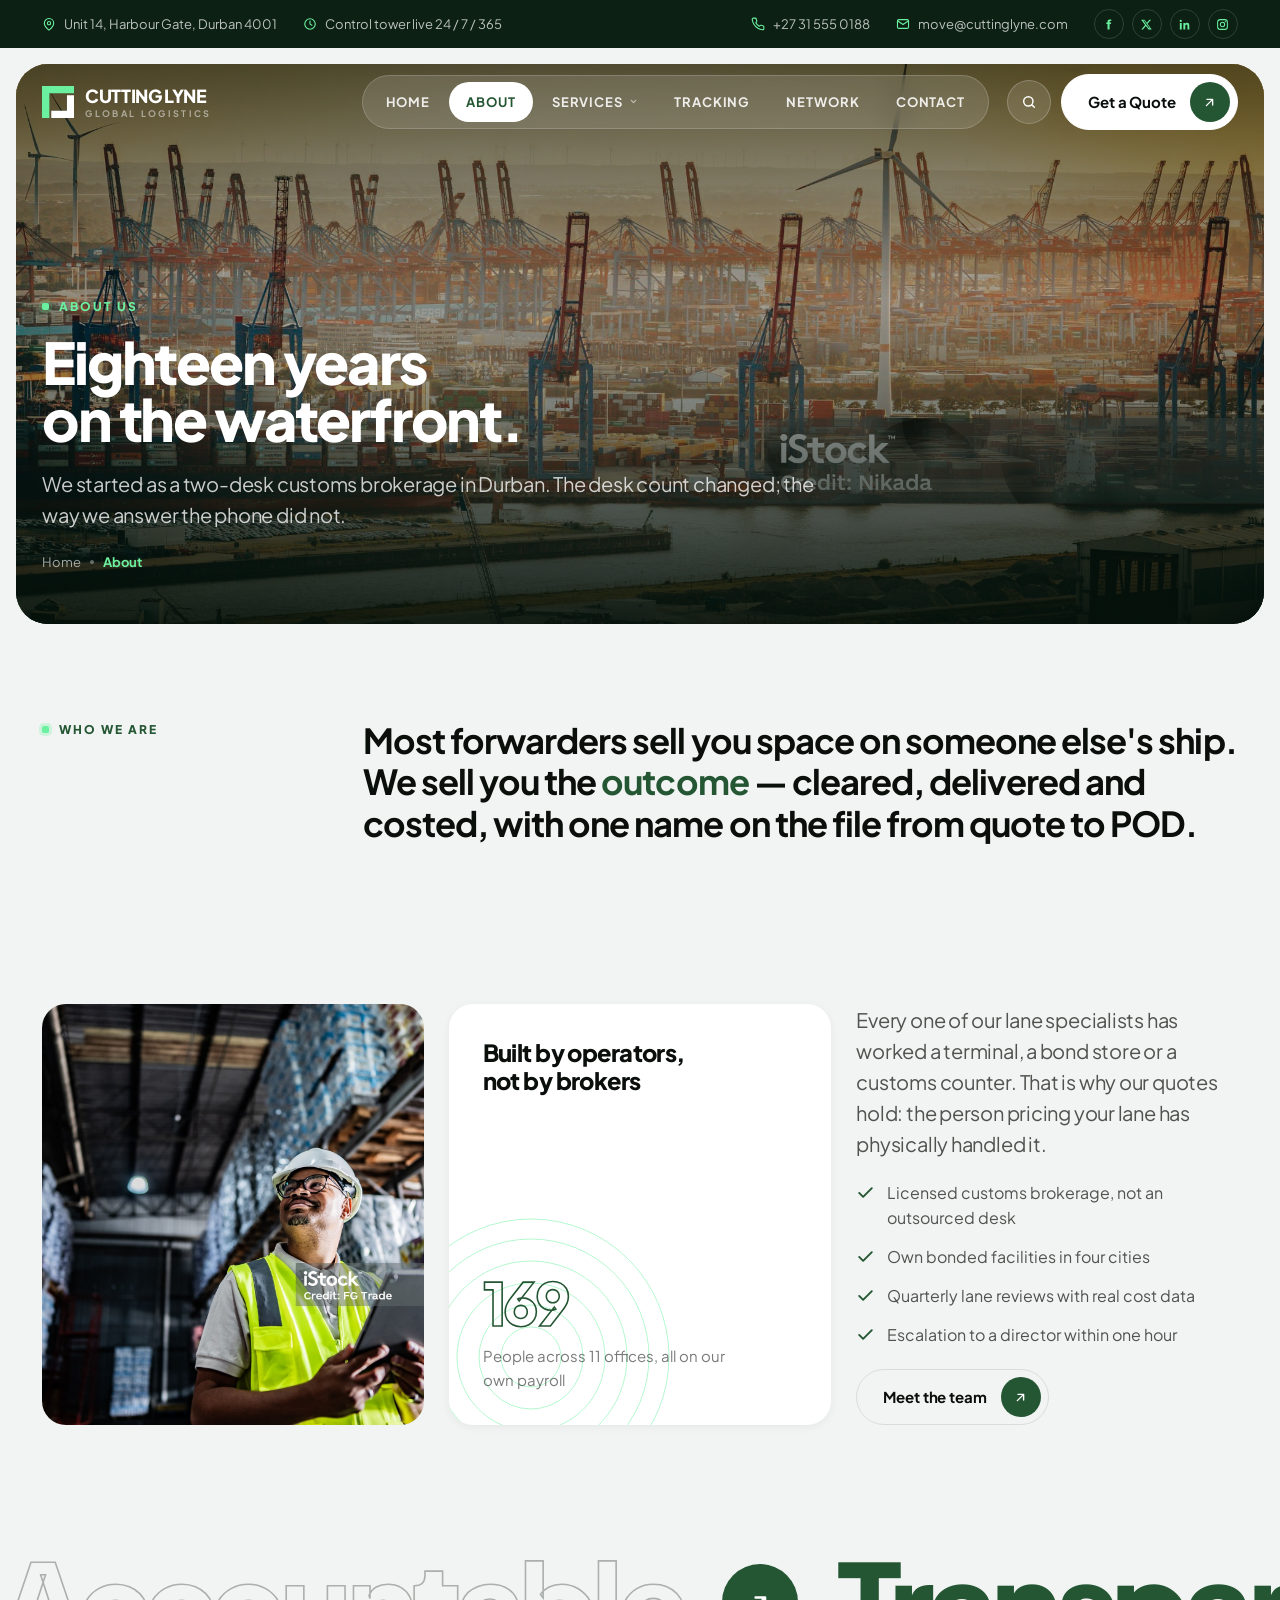
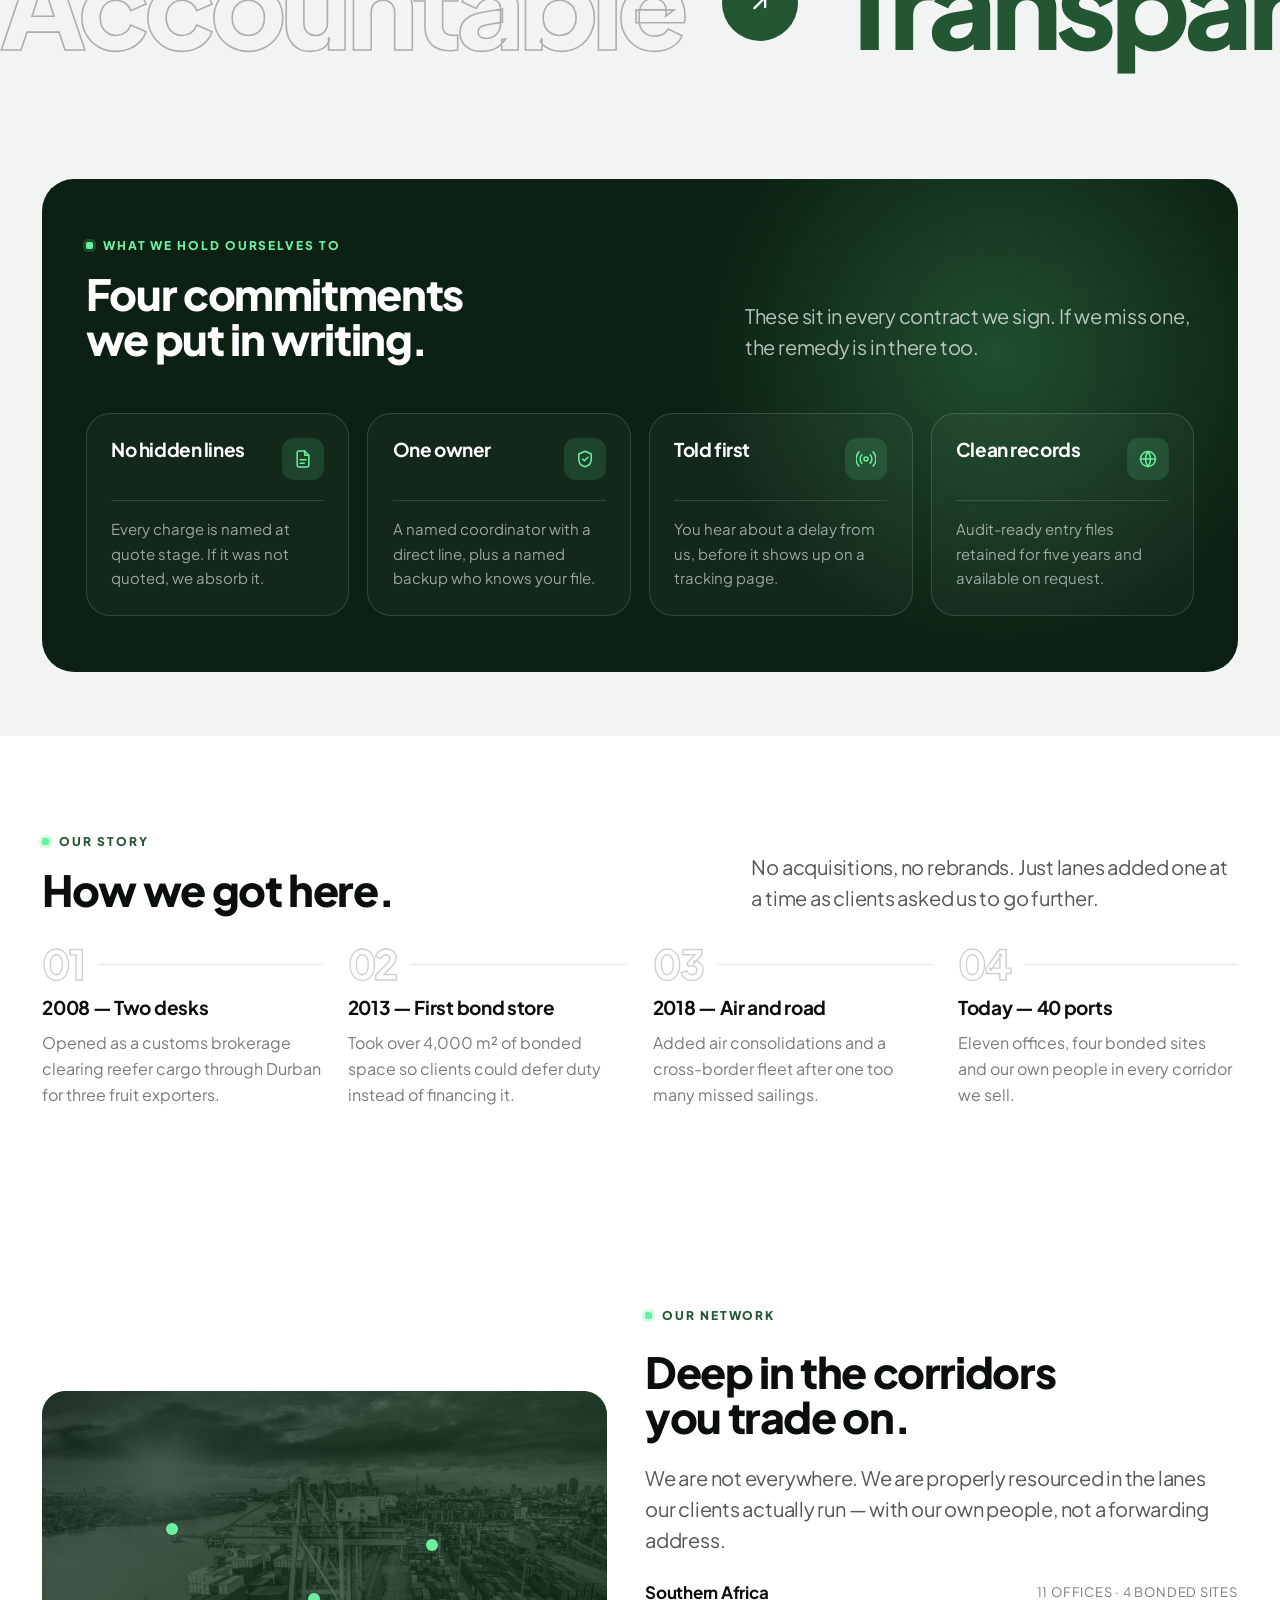
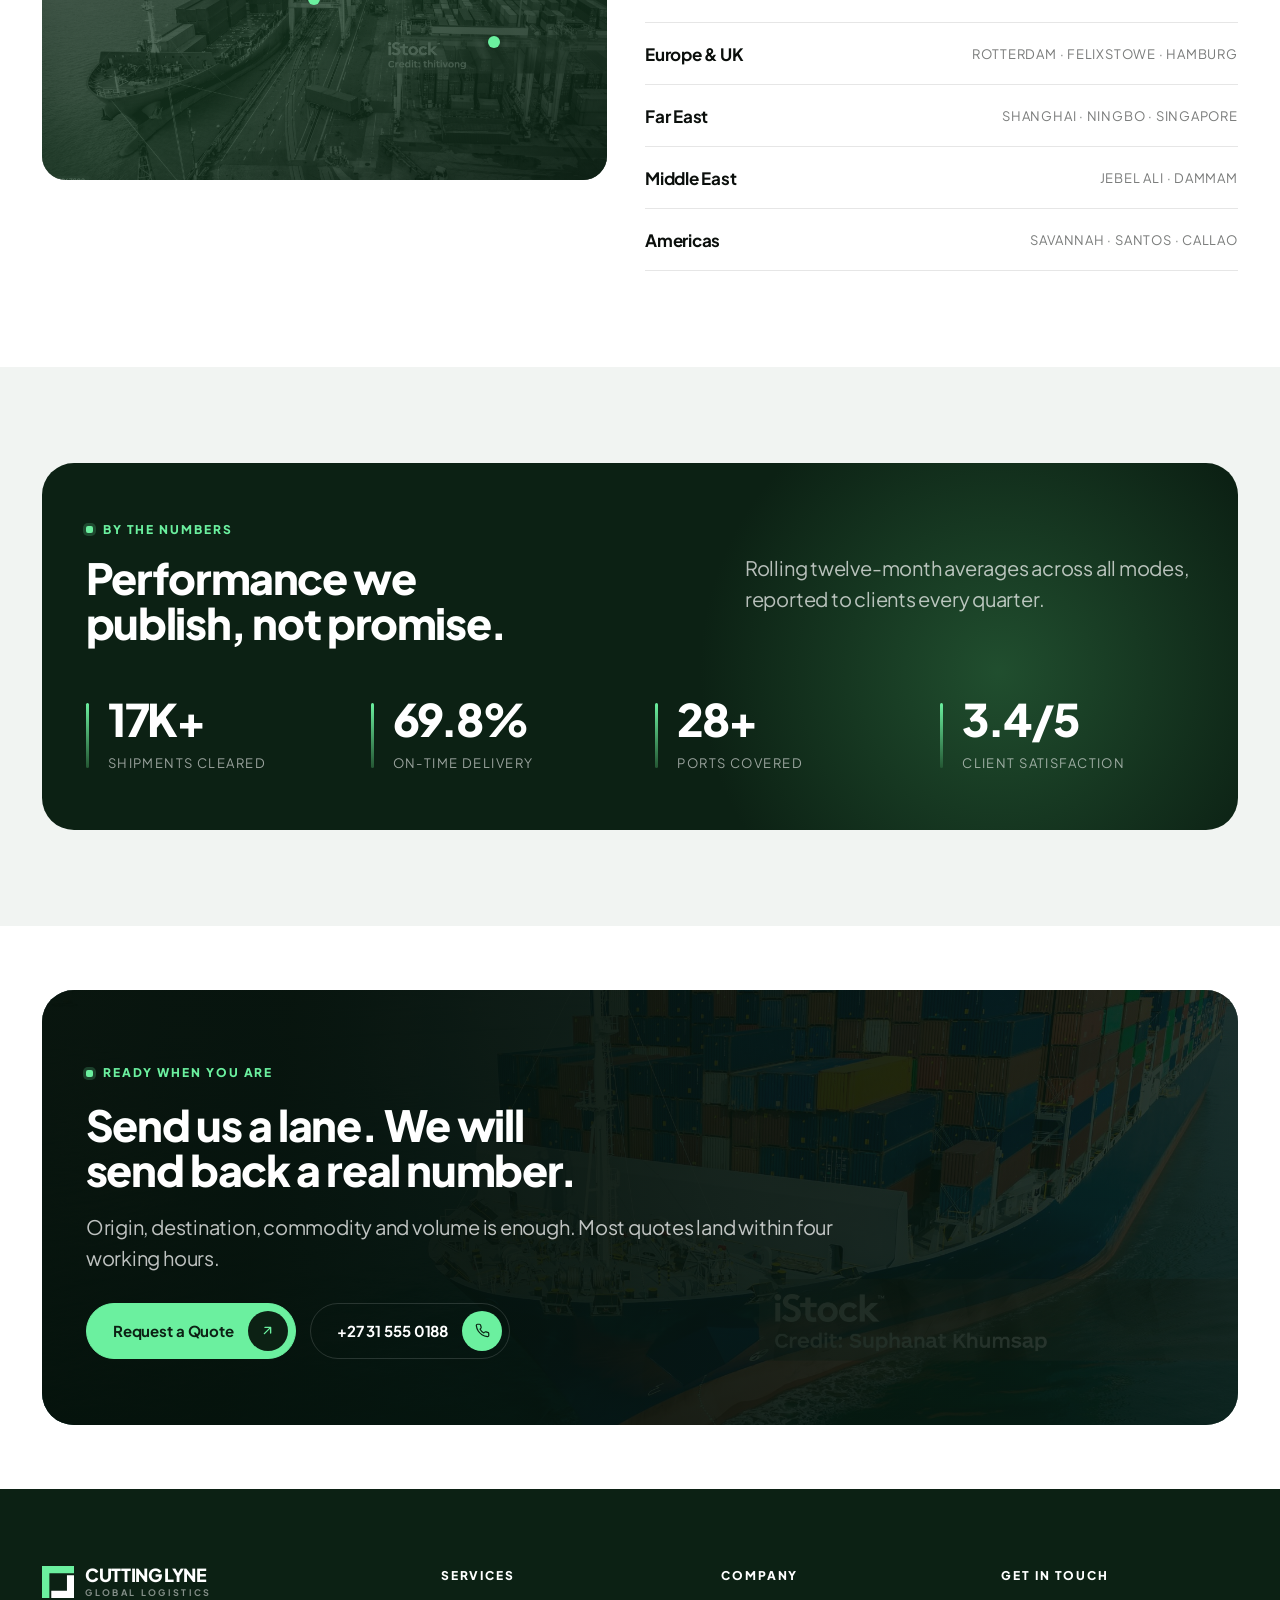
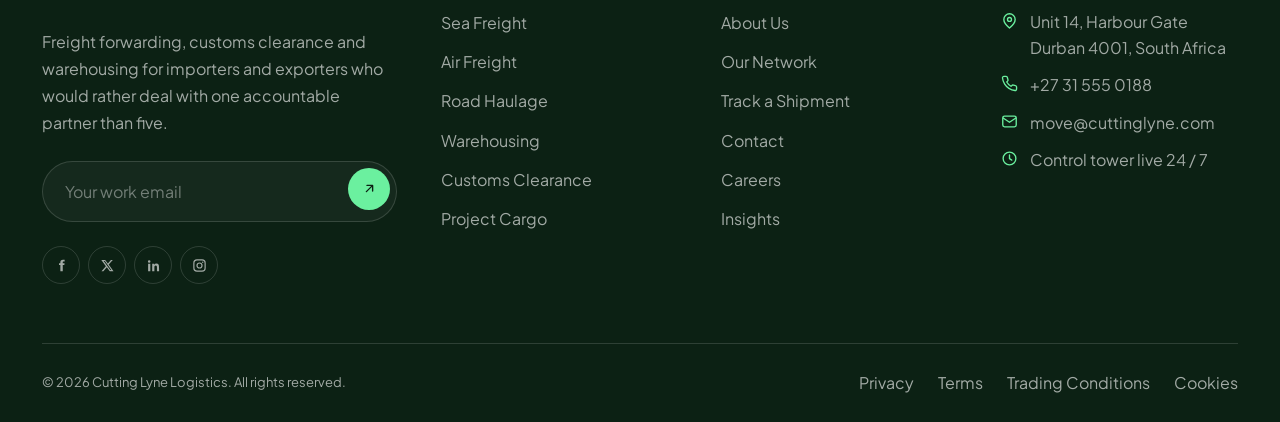
<file: about.html>
<!doctype html>
<html lang="en">
<head>
<meta charset="utf-8">
<meta name="viewport" content="width=device-width,initial-scale=1,viewport-fit=cover">
<title>About Cutting Lyne — 18 years moving cargo</title>
<meta name="description" content="Cutting Lyne is a freight forwarder and customs brokerage built on one idea: one accountable partner for the whole door-to-door lane.">
<meta name="theme-color" content="#0C2114">
<link rel="icon" href="assets/img/logo-full.png">
<link rel="preconnect" href="https://fonts.googleapis.com">
<link rel="preconnect" href="https://fonts.gstatic.com" crossorigin>
<link href="https://fonts.googleapis.com/css2?family=Plus+Jakarta+Sans:wght@400;500;600;700;800&display=swap" rel="stylesheet">
<link rel="stylesheet" href="css/style.css">
<link rel="stylesheet" href="css/nav.css">
<link rel="stylesheet" href="css/sections.css">
</head>
<body>

<a class="skip" href="#main">Skip to content</a>
<div class="progress" id="progress"></div>

<!-- ============ SVG sprite ============ -->
<svg width="0" height="0" style="position:absolute" aria-hidden="true">
  <defs>
    <symbol id="i-mark" viewBox="0 0 100 100">
      <path d="M0 0h100v23H23v77H0z" fill="var(--mark-a,#245633)"/>
      <path d="M78 29h22v71H29V77h49z" fill="var(--mark-b,#0B0F0C)"/>
    </symbol>
    <symbol id="i-arrow" viewBox="0 0 24 24" fill="none" stroke="currentColor" stroke-width="2.2" stroke-linecap="round" stroke-linejoin="round"><path d="M7 17 17 7M8 7h9v9"/></symbol>
    <symbol id="i-arrow-r" viewBox="0 0 24 24" fill="none" stroke="currentColor" stroke-width="2.2" stroke-linecap="round" stroke-linejoin="round"><path d="M4 12h15M13 6l6 6-6 6"/></symbol>
    <symbol id="i-arrow-l" viewBox="0 0 24 24" fill="none" stroke="currentColor" stroke-width="2.2" stroke-linecap="round" stroke-linejoin="round"><path d="M20 12H5M11 6l-6 6 6 6"/></symbol>
    <symbol id="i-arrow-up" viewBox="0 0 24 24" fill="none" stroke="currentColor" stroke-width="2.2" stroke-linecap="round" stroke-linejoin="round"><path d="M12 19V5M6 11l6-6 6 6"/></symbol>
    <symbol id="i-chev" viewBox="0 0 24 24" fill="none" stroke="currentColor" stroke-width="3" stroke-linecap="round" stroke-linejoin="round"><path d="m6 9 6 6 6-6"/></symbol>
    <symbol id="i-plus" viewBox="0 0 24 24" fill="none" stroke="currentColor" stroke-width="2.6" stroke-linecap="round"><path d="M12 5v14M5 12h14"/></symbol>
    <symbol id="i-close" viewBox="0 0 24 24" fill="none" stroke="currentColor" stroke-width="2.2" stroke-linecap="round"><path d="M6 6l12 12M18 6 6 18"/></symbol>
    <symbol id="i-search" viewBox="0 0 24 24" fill="none" stroke="currentColor" stroke-width="2.2" stroke-linecap="round"><circle cx="11" cy="11" r="7"/><path d="m20 20-3.5-3.5"/></symbol>
    <symbol id="i-check" viewBox="0 0 24 24" fill="none" stroke="currentColor" stroke-width="2.4" stroke-linecap="round" stroke-linejoin="round"><path d="m4 12.5 5 5L20 6.5"/></symbol>
    <symbol id="i-phone" viewBox="0 0 24 24" fill="none" stroke="currentColor" stroke-width="1.9" stroke-linecap="round" stroke-linejoin="round"><path d="M22 16.9v3a2 2 0 0 1-2.2 2 19.8 19.8 0 0 1-8.6-3.1 19.5 19.5 0 0 1-6-6A19.8 19.8 0 0 1 2.1 4.2 2 2 0 0 1 4.1 2h3a2 2 0 0 1 2 1.7c.1 1 .4 1.9.7 2.8a2 2 0 0 1-.5 2.1L8.1 9.9a16 16 0 0 0 6 6l1.3-1.2a2 2 0 0 1 2.1-.5c.9.3 1.8.6 2.8.7a2 2 0 0 1 1.7 2z"/></symbol>
    <symbol id="i-mail" viewBox="0 0 24 24" fill="none" stroke="currentColor" stroke-width="1.9" stroke-linecap="round" stroke-linejoin="round"><rect x="2.5" y="4.5" width="19" height="15" rx="2.5"/><path d="m3 7 9 6 9-6"/></symbol>
    <symbol id="i-pin" viewBox="0 0 24 24" fill="none" stroke="currentColor" stroke-width="1.9" stroke-linecap="round" stroke-linejoin="round"><path d="M20 10.5c0 5.5-8 12-8 12s-8-6.5-8-12a8 8 0 0 1 16 0z"/><circle cx="12" cy="10.5" r="2.8"/></symbol>
    <symbol id="i-clock" viewBox="0 0 24 24" fill="none" stroke="currentColor" stroke-width="1.9" stroke-linecap="round" stroke-linejoin="round"><circle cx="12" cy="12" r="9"/><path d="M12 7v5.2l3.2 2"/></symbol>
    <symbol id="i-ship" viewBox="0 0 24 24" fill="none" stroke="currentColor" stroke-width="1.8" stroke-linecap="round" stroke-linejoin="round"><path d="M2.5 18.5c1.4 0 1.4 1.3 2.8 1.3s1.4-1.3 2.8-1.3 1.4 1.3 2.8 1.3 1.4-1.3 2.8-1.3 1.4 1.3 2.8 1.3 1.4-1.3 2.8-1.3"/><path d="M4 16 3 11h18l-2.5 5"/><path d="M7 11V7h10v4M12 3v4"/></symbol>
    <symbol id="i-plane" viewBox="0 0 24 24" fill="none" stroke="currentColor" stroke-width="1.8" stroke-linecap="round" stroke-linejoin="round"><path d="M10.2 3.5a1.8 1.8 0 0 1 3.6 0l.4 6 6.6 3.8v2.3l-6.8-2-.4 4 2.3 1.8v1.6l-3.9-1.2-3.9 1.2v-1.6l2.3-1.8-.4-4-6.8 2v-2.3l6.6-3.8z"/></symbol>
    <symbol id="i-truck" viewBox="0 0 24 24" fill="none" stroke="currentColor" stroke-width="1.8" stroke-linecap="round" stroke-linejoin="round"><path d="M2 6.5h11v10H2zM13 10h4.2l2.8 3.3v3.2h-7z"/><circle cx="6.5" cy="18.2" r="1.8"/><circle cx="17" cy="18.2" r="1.8"/></symbol>
    <symbol id="i-box" viewBox="0 0 24 24" fill="none" stroke="currentColor" stroke-width="1.8" stroke-linecap="round" stroke-linejoin="round"><path d="M21 8.2v7.6a1.8 1.8 0 0 1-.9 1.5l-7.2 4a1.8 1.8 0 0 1-1.8 0l-7.2-4a1.8 1.8 0 0 1-.9-1.5V8.2a1.8 1.8 0 0 1 .9-1.5l7.2-4a1.8 1.8 0 0 1 1.8 0l7.2 4a1.8 1.8 0 0 1 .9 1.5z"/><path d="m3.3 7.2 8.7 5 8.7-5M12 21.5v-9.3"/></symbol>
    <symbol id="i-warehouse" viewBox="0 0 24 24" fill="none" stroke="currentColor" stroke-width="1.8" stroke-linecap="round" stroke-linejoin="round"><path d="M2.5 20.5V8.4L12 4l9.5 4.4v12.1"/><path d="M6.8 20.5v-7h10.4v7M6.8 17h10.4"/></symbol>
    <symbol id="i-globe" viewBox="0 0 24 24" fill="none" stroke="currentColor" stroke-width="1.8" stroke-linecap="round" stroke-linejoin="round"><circle cx="12" cy="12" r="9"/><path d="M3 12h18M12 3a15 15 0 0 1 0 18 15 15 0 0 1 0-18z"/></symbol>
    <symbol id="i-shield" viewBox="0 0 24 24" fill="none" stroke="currentColor" stroke-width="1.8" stroke-linecap="round" stroke-linejoin="round"><path d="M12 2.7 4.5 6v6c0 4.5 3.1 8.2 7.5 9.3 4.4-1.1 7.5-4.8 7.5-9.3V6z"/><path d="m9 12 2.2 2.2L15.5 10"/></symbol>
    <symbol id="i-doc" viewBox="0 0 24 24" fill="none" stroke="currentColor" stroke-width="1.8" stroke-linecap="round" stroke-linejoin="round"><path d="M14 2.5H7a2 2 0 0 0-2 2v15a2 2 0 0 0 2 2h10a2 2 0 0 0 2-2V7.5z"/><path d="M14 2.5v5h5M8.5 13h7M8.5 17h5"/></symbol>
    <symbol id="i-radar" viewBox="0 0 24 24" fill="none" stroke="currentColor" stroke-width="1.8" stroke-linecap="round" stroke-linejoin="round"><circle cx="12" cy="12" r="2.4"/><path d="M17 7a7 7 0 0 1 0 10M7 17A7 7 0 0 1 7 7M20.5 3.5a12 12 0 0 1 0 17M3.5 20.5a12 12 0 0 1 0-17"/></symbol>
    <symbol id="i-star" viewBox="0 0 24 24" fill="currentColor"><path d="m12 2.6 2.9 5.9 6.5.9-4.7 4.6 1.1 6.5-5.8-3-5.8 3L7.3 14 2.6 9.4l6.5-.9z"/></symbol>
    <symbol id="i-fb" viewBox="0 0 24 24" fill="currentColor"><path d="M14 8.5V6.9c0-.8.2-1.2 1.4-1.2H17V2.8h-2.6c-3.1 0-4.2 1.5-4.2 4v1.7H8V11h2.2v10H14V11h2.5l.4-2.5z"/></symbol>
    <symbol id="i-x" viewBox="0 0 24 24" fill="currentColor"><path d="M17.5 3h3l-6.6 7.5L21.6 21h-6l-4.7-6.1L5.4 21h-3l7-8L2.1 3h6.2l4.3 5.6zm-1.1 16.1h1.7L7.7 4.8H5.9z"/></symbol>
    <symbol id="i-in" viewBox="0 0 24 24" fill="currentColor"><path d="M6.9 21H3.4V9.1h3.5zM5.1 7.5a2 2 0 1 1 0-4.1 2 2 0 0 1 0 4.1zM21 21h-3.5v-5.8c0-1.4 0-3.2-1.9-3.2s-2.2 1.5-2.2 3.1V21H9.9V9.1h3.3v1.6h.1a3.7 3.7 0 0 1 3.3-1.8c3.5 0 4.2 2.3 4.2 5.3z"/></symbol>
    <symbol id="i-ig" viewBox="0 0 24 24" fill="none" stroke="currentColor" stroke-width="1.9"><rect x="3" y="3" width="18" height="18" rx="5"/><circle cx="12" cy="12" r="4"/><circle cx="17.2" cy="6.8" r="1.1" fill="currentColor" stroke="none"/></symbol>
  </defs>
</svg>

<!-- ============ Top bar ============ -->
<div class="topbar">
  <div class="shell topbar__in">
    <ul class="topbar__list">
      <li><svg><use href="#i-pin"></use></svg> Unit 14, Harbour Gate, Durban 4001</li>
      <li class="topbar__hide"><svg><use href="#i-clock"></use></svg> Control tower live 24 / 7 / 365</li>
    </ul>
    <ul class="topbar__list">
      <li><svg><use href="#i-phone"></use></svg> <a href="tel:+27315550188">+27 31 555 0188</a></li>
      <li class="topbar__hide"><svg><use href="#i-mail"></use></svg> <a href="mailto:move@cuttinglyne.com">move@cuttinglyne.com</a></li>
      <li class="topbar__socials">
        <a href="#" aria-label="Facebook"><svg><use href="#i-fb"></use></svg></a>
        <a href="#" aria-label="X"><svg><use href="#i-x"></use></svg></a>
        <a href="#" aria-label="LinkedIn"><svg><use href="#i-in"></use></svg></a>
        <a href="#" aria-label="Instagram"><svg><use href="#i-ig"></use></svg></a>
      </li>
    </ul>
  </div>
</div>

<header class="phero">
  <div class="nav-wrap">
    <div class="hero-shell">
      <nav class="nav" aria-label="Primary">
        <a class="brand brand--light nav__logo" href="index.html">
          <svg class="brand__mark" viewBox="0 0 100 100"><use href="#i-mark"></use></svg>
          <span class="brand__word">Cutting Lyne<small>Global Logistics</small></span>
        </a>

        <div class="nav__menu">
          <div class="nav__item"><a class="nav__link" href="index.html">Home</a></div>
          <div class="nav__item"><a class="nav__link" href="about.html">About</a></div>
          <div class="nav__item">
            <a class="nav__link" href="services.html">Services <svg><use href="#i-chev"></use></svg></a>
            <div class="nav__drop">
              <a href="service-sea-freight.html">Sea Freight</a>
              <a href="services.html#air">Air Freight</a>
              <a href="services.html#road">Road Haulage</a>
              <a href="services.html#warehouse">Warehousing</a>
              <a href="services.html#customs">Customs Clearance</a>
              <a href="services.html#project">Project Cargo</a>
            </div>
          </div>
          <div class="nav__item"><a class="nav__link" href="tracking.html">Tracking</a></div>
          <div class="nav__item"><a class="nav__link" href="about.html#network">Network</a></div>
          <div class="nav__item"><a class="nav__link" href="contact.html">Contact</a></div>
        </div>

        <div class="nav__tools">
          <button class="nav__search" aria-label="Search"><svg><use href="#i-search"></use></svg></button>
          <a class="btn btn--white nav__cta" href="contact.html">Get a Quote
            <span class="ico"><svg><use href="#i-arrow"></use></svg></span></a>
          <button class="burger" data-drawer-open aria-label="Open menu">
            <span></span><span></span><span></span>
          </button>
        </div>
      </nav>
    </div>
  </div>
  <div class="phero__frame">
    <img src="assets/img/port-sunset.jpg" alt="Container terminal at sunset">
    <div class="phero__body hero-shell">
      <span class="eyebrow eyebrow--light">About us</span>
      <h1 class="h1">Eighteen years<br>on the waterfront.</h1>
      <p class="lead">We started as a two-desk customs brokerage in Durban. The desk count changed; the way we answer the phone did not.</p>
      <nav class="crumbs" aria-label="Breadcrumb">
        <a href="index.html">Home</a><i></i><span class="now">About</span>
      </nav>
    </div>
  </div>
</header>

<main id="main">

<section class="section bg-mist">
  <div class="shell statement-row">
    <span class="eyebrow rv">Who we are</span>
    <p class="statement rv">Most forwarders sell you space on someone else's ship. We sell you the <em>outcome</em> &mdash; cleared, delivered and costed, with one name on the file from quote to POD.</p>
  </div>
</section>

<section class="section--tight bg-mist">
  <div class="shell split">
    <div class="split__shot rv"><img src="assets/img/warehouse-worker.jpg" alt="Warehouse supervisor at work"></div>
    <div class="statcard rv">
      <h3 class="h3">Built by operators,<br>not by brokers</h3>
      <svg class="statcard__rings" viewBox="0 0 280 280" aria-hidden="true">
        <circle cx="140" cy="140" r="30"/><circle cx="140" cy="140" r="52"/>
        <circle cx="140" cy="140" r="74"/><circle cx="140" cy="140" r="96"/>
        <circle cx="140" cy="140" r="118"/><circle cx="140" cy="140" r="138"/>
      </svg>
      <div class="statcard__big"><span data-count="184" data-suffix="">184</span></div>
      <p>People across 11 offices, all on our own payroll</p>
    </div>
    <div class="stack rv" style="--s:22px;align-self:center">
      <p class="lead">Every one of our lane specialists has worked a terminal, a bond store or a customs counter. That is why our quotes hold: the person pricing your lane has physically handled it.</p>
      <ul class="checks">
        <li><svg><use href="#i-check"></use></svg> Licensed customs brokerage, not an outsourced desk</li>
        <li><svg><use href="#i-check"></use></svg> Own bonded facilities in four cities</li>
        <li><svg><use href="#i-check"></use></svg> Quarterly lane reviews with real cost data</li>
        <li><svg><use href="#i-check"></use></svg> Escalation to a director within one hour</li>
      </ul>
      <a class="btn btn--ghost" href="contact.html">Meet the team
        <span class="ico"><svg><use href="#i-arrow"></use></svg></span></a>
    </div>
  </div>
</section>

<section class="band" aria-hidden="true">
  <div class="band__track">
    <div class="band__set">
      <span class="band__word">Accountable</span>
      <span class="band__dot"><svg><use href="#i-arrow"></use></svg></span>
      <span class="band__word band__word--fill">Transparent</span>
      <span class="band__dot"><svg><use href="#i-arrow"></use></svg></span>
    </div>
    <div class="band__set">
      <span class="band__word">Accountable</span>
      <span class="band__dot"><svg><use href="#i-arrow"></use></svg></span>
      <span class="band__word band__word--fill">Transparent</span>
      <span class="band__dot"><svg><use href="#i-arrow"></use></svg></span>
    </div>
  </div>
</section>

<section class="section--tight bg-mist">
  <div class="shell-wide">
    <div class="panel rv">
      <div class="shead">
        <div class="shead__t">
          <span class="eyebrow eyebrow--light">What we hold ourselves to</span>
          <h2 class="h2">Four commitments<br>we put in writing.</h2>
        </div>
        <div class="shead__x"><p class="lead">These sit in every contract we sign. If we miss one, the remedy is in there too.</p></div>
      </div>
      <div class="fcards">
        <article class="fcard rv">
          <div class="fcard__top"><h3>No hidden lines</h3><span class="fcard__ico"><svg><use href="#i-doc"></use></svg></span></div>
          <hr><p>Every charge is named at quote stage. If it was not quoted, we absorb it.</p>
        </article>
        <article class="fcard rv">
          <div class="fcard__top"><h3>One owner</h3><span class="fcard__ico"><svg><use href="#i-shield"></use></svg></span></div>
          <hr><p>A named coordinator with a direct line, plus a named backup who knows your file.</p>
        </article>
        <article class="fcard rv">
          <div class="fcard__top"><h3>Told first</h3><span class="fcard__ico"><svg><use href="#i-radar"></use></svg></span></div>
          <hr><p>You hear about a delay from us, before it shows up on a tracking page.</p>
        </article>
        <article class="fcard rv">
          <div class="fcard__top"><h3>Clean records</h3><span class="fcard__ico"><svg><use href="#i-globe"></use></svg></span></div>
          <hr><p>Audit-ready entry files retained for five years and available on request.</p>
        </article>
      </div>
    </div>
  </div>
</section>

<section class="section bg-white">
  <div class="shell">
    <div class="shead">
      <div class="shead__t rv">
        <span class="eyebrow">Our story</span>
        <h2 class="h2">How we got here.</h2>
      </div>
      <div class="shead__x rv"><p class="lead">No acquisitions, no rebrands. Just lanes added one at a time as clients asked us to go further.</p></div>
    </div>
    <div class="steps steps--onWhite mt-l">
      <div class="step rv"><h3 class="h4">2008 &mdash; Two desks</h3>
        <p>Opened as a customs brokerage clearing reefer cargo through Durban for three fruit exporters.</p></div>
      <div class="step rv"><h3 class="h4">2013 &mdash; First bond store</h3>
        <p>Took over 4,000 m&sup2; of bonded space so clients could defer duty instead of financing it.</p></div>
      <div class="step rv"><h3 class="h4">2018 &mdash; Air and road</h3>
        <p>Added air consolidations and a cross-border fleet after one too many missed sailings.</p></div>
      <div class="step rv"><h3 class="h4">Today &mdash; 40 ports</h3>
        <p>Eleven offices, four bonded sites and our own people in every corridor we sell.</p></div>
    </div>
  </div>
</section>

<section class="section bg-white" id="network">
  <div class="shell cover">
    <div class="cover__map rv">
      <img src="assets/img/port-aerial.jpg" alt="Aerial view of a container terminal">
      <span class="pin" style="left:22%;top:34%"></span>
      <span class="pin" style="left:47%;top:52%"></span>
      <span class="pin" style="left:68%;top:38%"></span>
      <span class="pin" style="left:79%;top:63%"></span>
    </div>
    <div class="stack rv" style="--s:22px">
      <span class="eyebrow">Our network</span>
      <h2 class="h2">Deep in the corridors you trade on.</h2>
      <p class="lead">We are not everywhere. We are properly resourced in the lanes our clients actually run &mdash; with our own people, not a forwarding address.</p>
      <ul class="cover__list">
        <li><b>Southern Africa</b><span>11 offices &middot; 4 bonded sites</span></li>
        <li><b>Europe &amp; UK</b><span>Rotterdam &middot; Felixstowe &middot; Hamburg</span></li>
        <li><b>Far East</b><span>Shanghai &middot; Ningbo &middot; Singapore</span></li>
        <li><b>Middle East</b><span>Jebel Ali &middot; Dammam</span></li>
        <li><b>Americas</b><span>Savannah &middot; Santos &middot; Callao</span></li>
      </ul>
    </div>
  </div>
</section>

<section class="section bg-mist">
  <div class="shell-wide">
    <div class="panel rv">
      <div class="shead" style="align-items:center">
        <div class="shead__t">
          <span class="eyebrow eyebrow--light">By the numbers</span>
          <h2 class="h2">Performance we<br>publish, not promise.</h2>
        </div>
        <div class="shead__x"><p class="lead">Rolling twelve-month averages across all modes, reported to clients every quarter.</p></div>
      </div>
      <div class="stats stats--light mt-l">
        <div class="stat"><b><span data-count="24" data-suffix="K+">24K+</span></b><span>Shipments cleared</span></div>
        <div class="stat"><b><span data-count="99.2" data-suffix="%">99.2%</span></b><span>On-time delivery</span></div>
        <div class="stat"><b><span data-count="40" data-suffix="+">40+</span></b><span>Ports covered</span></div>
        <div class="stat"><b><span data-count="4.9" data-suffix="/5">4.9/5</span></b><span>Client satisfaction</span></div>
      </div>
    </div>
  </div>
</section>

<section class="section--tight bg-white">
  <div class="shell-wide">
    <div class="cta rv">
      <img src="assets/img/ship-ocean.jpg" alt="">
      <span class="eyebrow eyebrow--light">Ready when you are</span>
      <h2 class="h2 mt-s">Send us a lane. We will send back a real number.</h2>
      <p class="lead mt-s">Origin, destination, commodity and volume is enough. Most quotes land within four working hours.</p>
      <div class="cta__row">
        <a class="btn btn--mint" href="contact.html">Request a Quote
          <span class="ico"><svg><use href="#i-arrow"></use></svg></span></a>
        <a class="btn btn--onDark" href="tel:+27315550188">+27 31 555 0188
          <span class="ico"><svg><use href="#i-phone"></use></svg></span></a>
      </div>
    </div>
  </div>
</section>

</main>

<!-- ============ Footer ============ -->
<footer class="foot">
  <div class="shell">
    <div class="foot__grid">
      <div class="foot__about">
        <a class="brand brand--light" href="index.html">
          <svg class="brand__mark" viewBox="0 0 100 100"><use href="#i-mark"></use></svg>
          <span class="brand__word">Cutting Lyne<small>Global Logistics</small></span>
        </a>
        <p>Freight forwarding, customs clearance and warehousing for importers and exporters who would rather deal with one accountable partner than five.</p>
        <form class="foot__news" data-demo-form>
          <input type="email" placeholder="Your work email" aria-label="Email address" required>
          <button type="submit" aria-label="Subscribe"><svg><use href="#i-arrow"></use></svg></button>
        </form>
        <div class="foot__socials">
          <a href="#" aria-label="Facebook"><svg><use href="#i-fb"></use></svg></a>
          <a href="#" aria-label="X"><svg><use href="#i-x"></use></svg></a>
          <a href="#" aria-label="LinkedIn"><svg><use href="#i-in"></use></svg></a>
          <a href="#" aria-label="Instagram"><svg><use href="#i-ig"></use></svg></a>
        </div>
      </div>

      <div>
        <h4>Services</h4>
        <ul>
          <li><a href="service-sea-freight.html">Sea Freight</a></li>
          <li><a href="services.html#air">Air Freight</a></li>
          <li><a href="services.html#road">Road Haulage</a></li>
          <li><a href="services.html#warehouse">Warehousing</a></li>
          <li><a href="services.html#customs">Customs Clearance</a></li>
          <li><a href="services.html#project">Project Cargo</a></li>
        </ul>
      </div>

      <div>
        <h4>Company</h4>
        <ul>
          <li><a href="about.html">About Us</a></li>
          <li><a href="about.html#network">Our Network</a></li>
          <li><a href="tracking.html">Track a Shipment</a></li>
          <li><a href="contact.html">Contact</a></li>
          <li><a href="#">Careers</a></li>
          <li><a href="#">Insights</a></li>
        </ul>
      </div>

      <div>
        <h4>Get in touch</h4>
        <ul class="foot__contact">
          <li><svg><use href="#i-pin"></use></svg> Unit 14, Harbour Gate<br>Durban 4001, South Africa</li>
          <li><svg><use href="#i-phone"></use></svg> <a href="tel:+27315550188">+27 31 555 0188</a></li>
          <li><svg><use href="#i-mail"></use></svg> <a href="mailto:move@cuttinglyne.com">move@cuttinglyne.com</a></li>
          <li><svg><use href="#i-clock"></use></svg> Control tower live 24 / 7</li>
        </ul>
      </div>
    </div>

    <div class="foot__bar">
      <p>&copy; <span data-year>2026</span> Cutting Lyne Logistics. All rights reserved.</p>
      <nav><a href="#">Privacy</a><a href="#">Terms</a><a href="#">Trading Conditions</a><a href="#">Cookies</a></nav>
    </div>
  </div>
</footer>

<button class="totop" id="totop" aria-label="Back to top"><svg><use href="#i-arrow-up"></use></svg></button>

<button class="totop" id="totop" aria-label="Back to top"><svg><use href="#i-arrow-up"></use></svg></button>

<!-- ============ Mobile drawer ============ -->
<div class="drawer" id="drawer">
  <div class="drawer__top">
    <a class="brand brand--light" href="index.html">
      <svg class="brand__mark" viewBox="0 0 100 100"><use href="#i-mark"></use></svg>
      <span class="brand__word">Cutting Lyne<small>Global Logistics</small></span>
    </a>
    <button class="drawer__close" data-drawer-close aria-label="Close menu"><svg><use href="#i-close"></use></svg></button>
  </div>
  <nav class="drawer__nav">
    <a href="index.html">Home</a>
    <a href="about.html">About</a>
    <a href="services.html">Services</a>
    <a href="tracking.html">Tracking</a>
    <a href="about.html#network">Network</a>
    <a href="contact.html">Contact</a>
  </nav>
  <div class="drawer__foot">
    <div class="row"><svg><use href="#i-phone"></use></svg> +27 31 555 0188</div>
    <div class="row"><svg><use href="#i-mail"></use></svg> move@cuttinglyne.com</div>
    <a class="btn btn--mint" href="contact.html" style="justify-self:start">Get a Quote
      <span class="ico"><svg><use href="#i-arrow"></use></svg></span></a>
  </div>
</div>

<script src="js/main.js"></script>
</body>
</html>
</file>
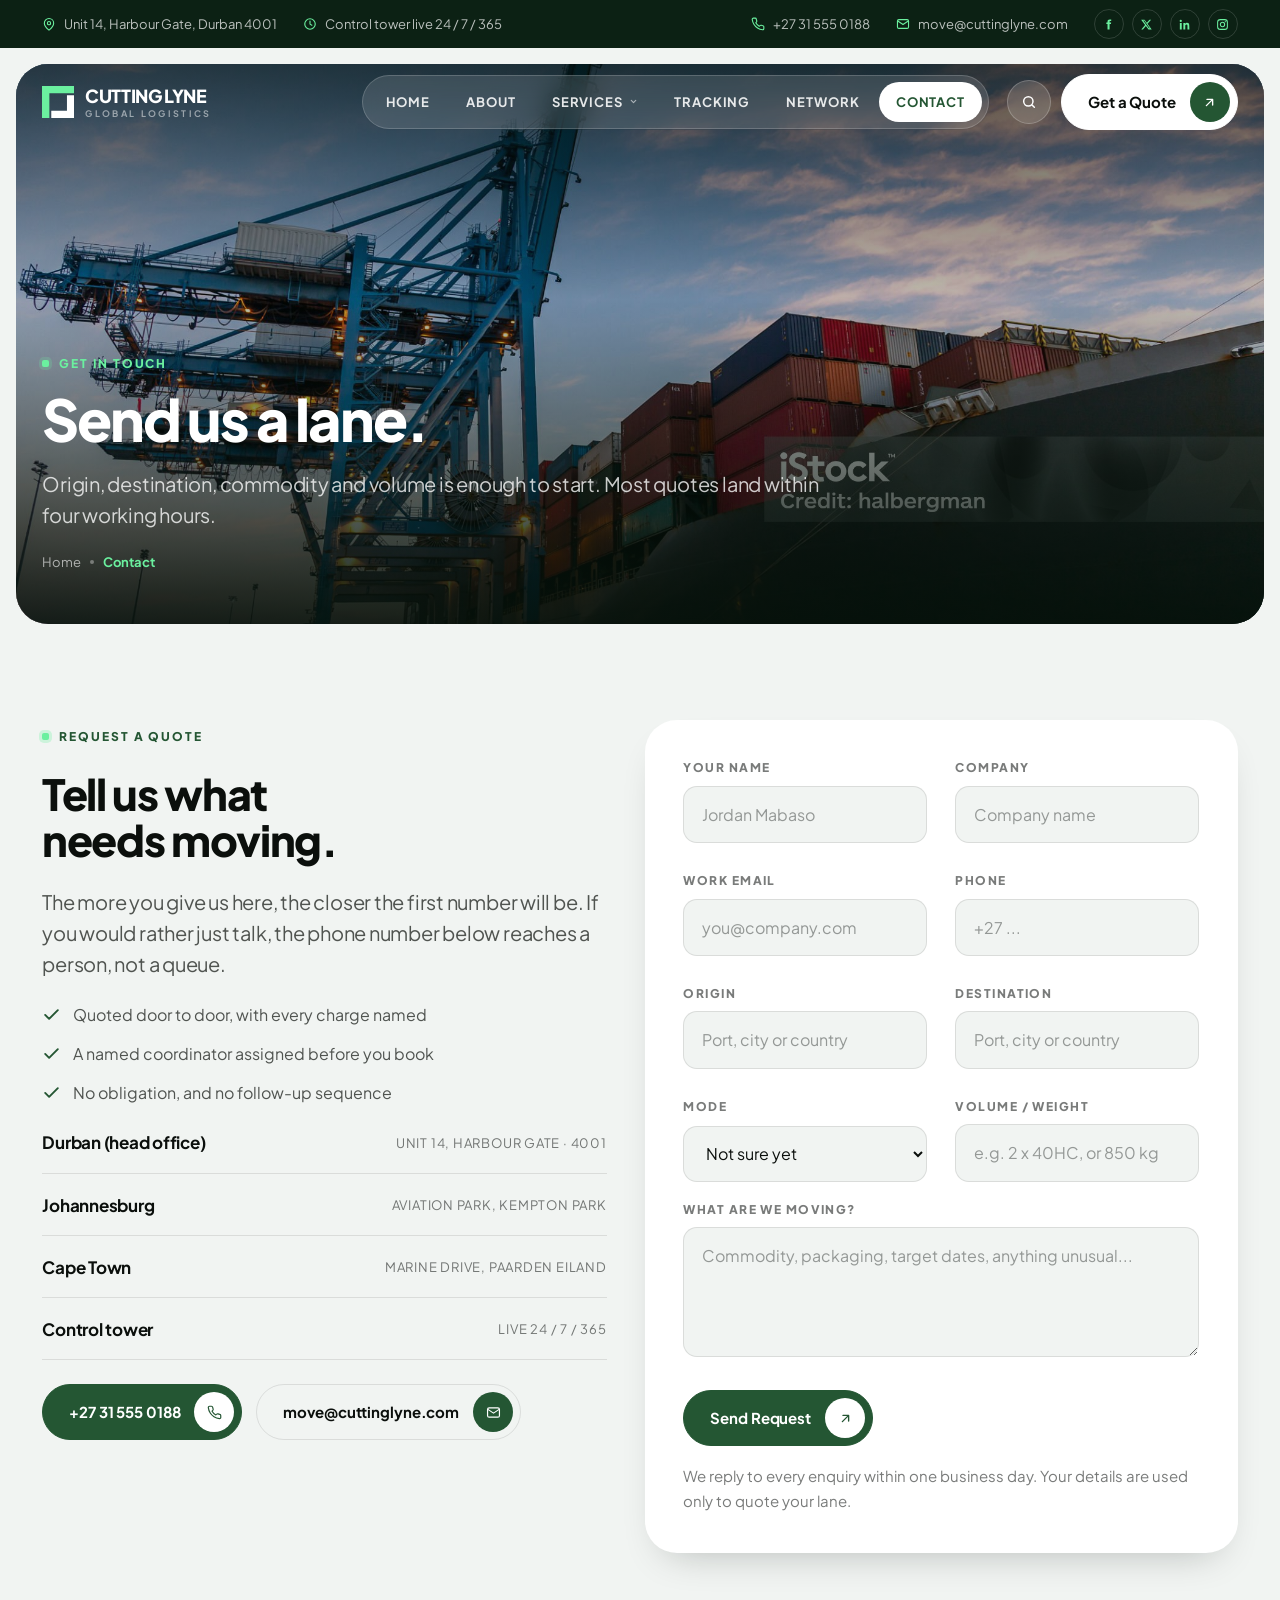
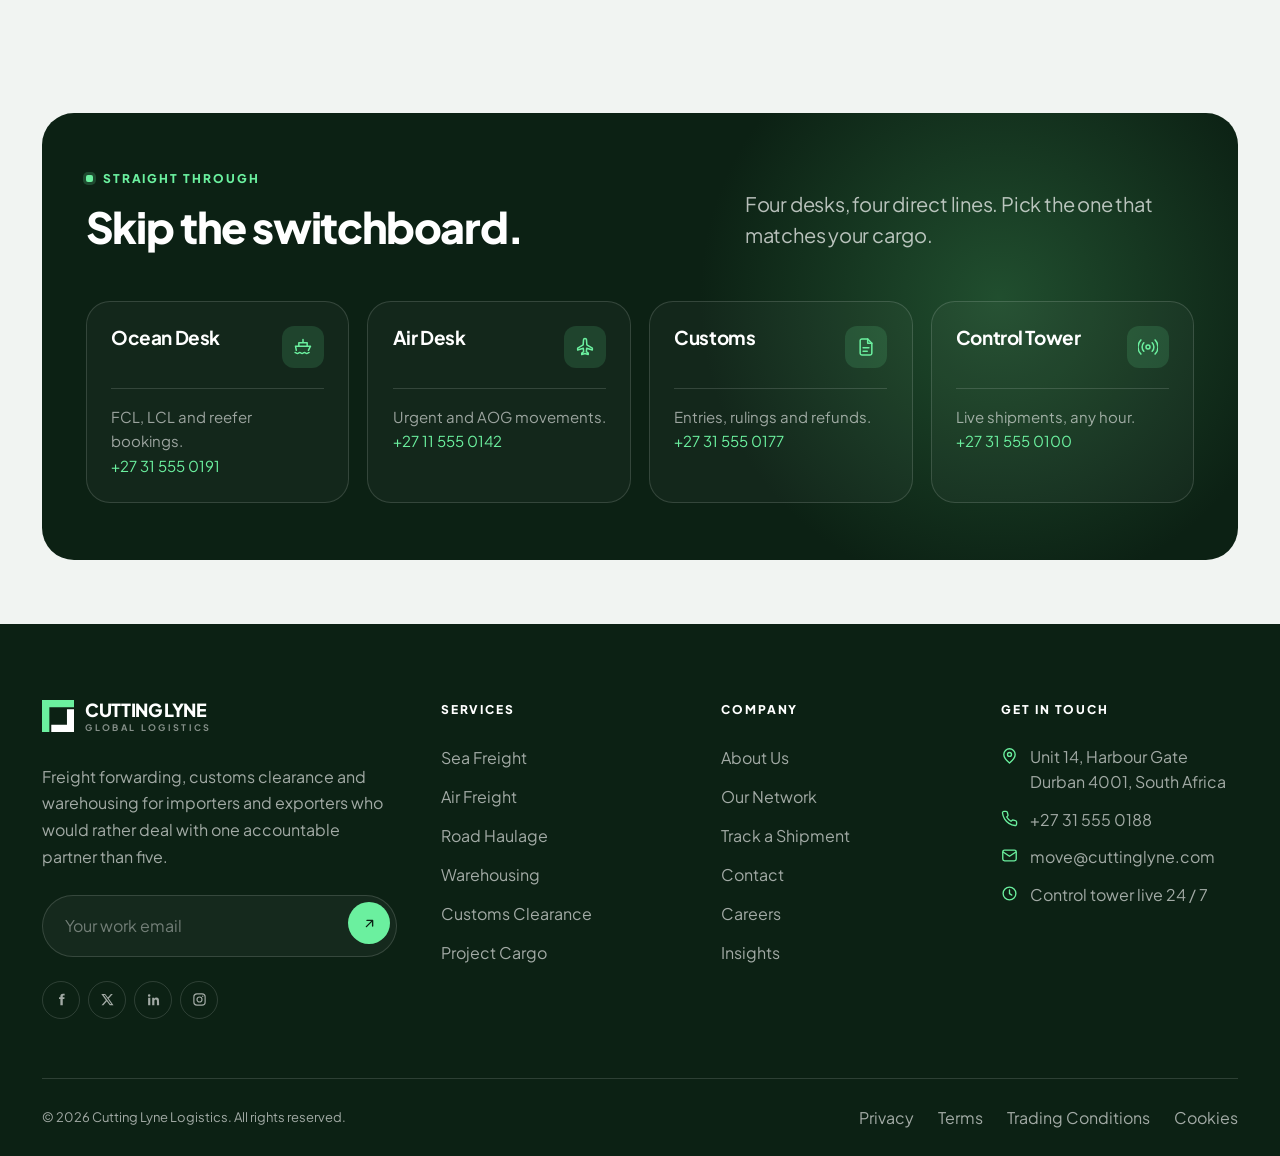
<file: contact.html>
<!doctype html>
<html lang="en">
<head>
<meta charset="utf-8">
<meta name="viewport" content="width=device-width,initial-scale=1,viewport-fit=cover">
<title>Contact & Quote Request | Cutting Lyne</title>
<meta name="description" content="Send Cutting Lyne a lane and get a real number back. Offices in Durban, Johannesburg and Cape Town; control tower live 24/7.">
<meta name="theme-color" content="#0C2114">
<link rel="icon" href="assets/img/logo-full.png">
<link rel="preconnect" href="https://fonts.googleapis.com">
<link rel="preconnect" href="https://fonts.gstatic.com" crossorigin>
<link href="https://fonts.googleapis.com/css2?family=Plus+Jakarta+Sans:wght@400;500;600;700;800&display=swap" rel="stylesheet">
<link rel="stylesheet" href="css/style.css">
<link rel="stylesheet" href="css/nav.css">
<link rel="stylesheet" href="css/sections.css">
</head>
<body>

<a class="skip" href="#main">Skip to content</a>
<div class="progress" id="progress"></div>

<!-- ============ SVG sprite ============ -->
<svg width="0" height="0" style="position:absolute" aria-hidden="true">
  <defs>
    <symbol id="i-mark" viewBox="0 0 100 100">
      <path d="M0 0h100v23H23v77H0z" fill="var(--mark-a,#245633)"/>
      <path d="M78 29h22v71H29V77h49z" fill="var(--mark-b,#0B0F0C)"/>
    </symbol>
    <symbol id="i-arrow" viewBox="0 0 24 24" fill="none" stroke="currentColor" stroke-width="2.2" stroke-linecap="round" stroke-linejoin="round"><path d="M7 17 17 7M8 7h9v9"/></symbol>
    <symbol id="i-arrow-r" viewBox="0 0 24 24" fill="none" stroke="currentColor" stroke-width="2.2" stroke-linecap="round" stroke-linejoin="round"><path d="M4 12h15M13 6l6 6-6 6"/></symbol>
    <symbol id="i-arrow-l" viewBox="0 0 24 24" fill="none" stroke="currentColor" stroke-width="2.2" stroke-linecap="round" stroke-linejoin="round"><path d="M20 12H5M11 6l-6 6 6 6"/></symbol>
    <symbol id="i-arrow-up" viewBox="0 0 24 24" fill="none" stroke="currentColor" stroke-width="2.2" stroke-linecap="round" stroke-linejoin="round"><path d="M12 19V5M6 11l6-6 6 6"/></symbol>
    <symbol id="i-chev" viewBox="0 0 24 24" fill="none" stroke="currentColor" stroke-width="3" stroke-linecap="round" stroke-linejoin="round"><path d="m6 9 6 6 6-6"/></symbol>
    <symbol id="i-plus" viewBox="0 0 24 24" fill="none" stroke="currentColor" stroke-width="2.6" stroke-linecap="round"><path d="M12 5v14M5 12h14"/></symbol>
    <symbol id="i-close" viewBox="0 0 24 24" fill="none" stroke="currentColor" stroke-width="2.2" stroke-linecap="round"><path d="M6 6l12 12M18 6 6 18"/></symbol>
    <symbol id="i-search" viewBox="0 0 24 24" fill="none" stroke="currentColor" stroke-width="2.2" stroke-linecap="round"><circle cx="11" cy="11" r="7"/><path d="m20 20-3.5-3.5"/></symbol>
    <symbol id="i-check" viewBox="0 0 24 24" fill="none" stroke="currentColor" stroke-width="2.4" stroke-linecap="round" stroke-linejoin="round"><path d="m4 12.5 5 5L20 6.5"/></symbol>
    <symbol id="i-phone" viewBox="0 0 24 24" fill="none" stroke="currentColor" stroke-width="1.9" stroke-linecap="round" stroke-linejoin="round"><path d="M22 16.9v3a2 2 0 0 1-2.2 2 19.8 19.8 0 0 1-8.6-3.1 19.5 19.5 0 0 1-6-6A19.8 19.8 0 0 1 2.1 4.2 2 2 0 0 1 4.1 2h3a2 2 0 0 1 2 1.7c.1 1 .4 1.9.7 2.8a2 2 0 0 1-.5 2.1L8.1 9.9a16 16 0 0 0 6 6l1.3-1.2a2 2 0 0 1 2.1-.5c.9.3 1.8.6 2.8.7a2 2 0 0 1 1.7 2z"/></symbol>
    <symbol id="i-mail" viewBox="0 0 24 24" fill="none" stroke="currentColor" stroke-width="1.9" stroke-linecap="round" stroke-linejoin="round"><rect x="2.5" y="4.5" width="19" height="15" rx="2.5"/><path d="m3 7 9 6 9-6"/></symbol>
    <symbol id="i-pin" viewBox="0 0 24 24" fill="none" stroke="currentColor" stroke-width="1.9" stroke-linecap="round" stroke-linejoin="round"><path d="M20 10.5c0 5.5-8 12-8 12s-8-6.5-8-12a8 8 0 0 1 16 0z"/><circle cx="12" cy="10.5" r="2.8"/></symbol>
    <symbol id="i-clock" viewBox="0 0 24 24" fill="none" stroke="currentColor" stroke-width="1.9" stroke-linecap="round" stroke-linejoin="round"><circle cx="12" cy="12" r="9"/><path d="M12 7v5.2l3.2 2"/></symbol>
    <symbol id="i-ship" viewBox="0 0 24 24" fill="none" stroke="currentColor" stroke-width="1.8" stroke-linecap="round" stroke-linejoin="round"><path d="M2.5 18.5c1.4 0 1.4 1.3 2.8 1.3s1.4-1.3 2.8-1.3 1.4 1.3 2.8 1.3 1.4-1.3 2.8-1.3 1.4 1.3 2.8 1.3 1.4-1.3 2.8-1.3"/><path d="M4 16 3 11h18l-2.5 5"/><path d="M7 11V7h10v4M12 3v4"/></symbol>
    <symbol id="i-plane" viewBox="0 0 24 24" fill="none" stroke="currentColor" stroke-width="1.8" stroke-linecap="round" stroke-linejoin="round"><path d="M10.2 3.5a1.8 1.8 0 0 1 3.6 0l.4 6 6.6 3.8v2.3l-6.8-2-.4 4 2.3 1.8v1.6l-3.9-1.2-3.9 1.2v-1.6l2.3-1.8-.4-4-6.8 2v-2.3l6.6-3.8z"/></symbol>
    <symbol id="i-truck" viewBox="0 0 24 24" fill="none" stroke="currentColor" stroke-width="1.8" stroke-linecap="round" stroke-linejoin="round"><path d="M2 6.5h11v10H2zM13 10h4.2l2.8 3.3v3.2h-7z"/><circle cx="6.5" cy="18.2" r="1.8"/><circle cx="17" cy="18.2" r="1.8"/></symbol>
    <symbol id="i-box" viewBox="0 0 24 24" fill="none" stroke="currentColor" stroke-width="1.8" stroke-linecap="round" stroke-linejoin="round"><path d="M21 8.2v7.6a1.8 1.8 0 0 1-.9 1.5l-7.2 4a1.8 1.8 0 0 1-1.8 0l-7.2-4a1.8 1.8 0 0 1-.9-1.5V8.2a1.8 1.8 0 0 1 .9-1.5l7.2-4a1.8 1.8 0 0 1 1.8 0l7.2 4a1.8 1.8 0 0 1 .9 1.5z"/><path d="m3.3 7.2 8.7 5 8.7-5M12 21.5v-9.3"/></symbol>
    <symbol id="i-warehouse" viewBox="0 0 24 24" fill="none" stroke="currentColor" stroke-width="1.8" stroke-linecap="round" stroke-linejoin="round"><path d="M2.5 20.5V8.4L12 4l9.5 4.4v12.1"/><path d="M6.8 20.5v-7h10.4v7M6.8 17h10.4"/></symbol>
    <symbol id="i-globe" viewBox="0 0 24 24" fill="none" stroke="currentColor" stroke-width="1.8" stroke-linecap="round" stroke-linejoin="round"><circle cx="12" cy="12" r="9"/><path d="M3 12h18M12 3a15 15 0 0 1 0 18 15 15 0 0 1 0-18z"/></symbol>
    <symbol id="i-shield" viewBox="0 0 24 24" fill="none" stroke="currentColor" stroke-width="1.8" stroke-linecap="round" stroke-linejoin="round"><path d="M12 2.7 4.5 6v6c0 4.5 3.1 8.2 7.5 9.3 4.4-1.1 7.5-4.8 7.5-9.3V6z"/><path d="m9 12 2.2 2.2L15.5 10"/></symbol>
    <symbol id="i-doc" viewBox="0 0 24 24" fill="none" stroke="currentColor" stroke-width="1.8" stroke-linecap="round" stroke-linejoin="round"><path d="M14 2.5H7a2 2 0 0 0-2 2v15a2 2 0 0 0 2 2h10a2 2 0 0 0 2-2V7.5z"/><path d="M14 2.5v5h5M8.5 13h7M8.5 17h5"/></symbol>
    <symbol id="i-radar" viewBox="0 0 24 24" fill="none" stroke="currentColor" stroke-width="1.8" stroke-linecap="round" stroke-linejoin="round"><circle cx="12" cy="12" r="2.4"/><path d="M17 7a7 7 0 0 1 0 10M7 17A7 7 0 0 1 7 7M20.5 3.5a12 12 0 0 1 0 17M3.5 20.5a12 12 0 0 1 0-17"/></symbol>
    <symbol id="i-star" viewBox="0 0 24 24" fill="currentColor"><path d="m12 2.6 2.9 5.9 6.5.9-4.7 4.6 1.1 6.5-5.8-3-5.8 3L7.3 14 2.6 9.4l6.5-.9z"/></symbol>
    <symbol id="i-fb" viewBox="0 0 24 24" fill="currentColor"><path d="M14 8.5V6.9c0-.8.2-1.2 1.4-1.2H17V2.8h-2.6c-3.1 0-4.2 1.5-4.2 4v1.7H8V11h2.2v10H14V11h2.5l.4-2.5z"/></symbol>
    <symbol id="i-x" viewBox="0 0 24 24" fill="currentColor"><path d="M17.5 3h3l-6.6 7.5L21.6 21h-6l-4.7-6.1L5.4 21h-3l7-8L2.1 3h6.2l4.3 5.6zm-1.1 16.1h1.7L7.7 4.8H5.9z"/></symbol>
    <symbol id="i-in" viewBox="0 0 24 24" fill="currentColor"><path d="M6.9 21H3.4V9.1h3.5zM5.1 7.5a2 2 0 1 1 0-4.1 2 2 0 0 1 0 4.1zM21 21h-3.5v-5.8c0-1.4 0-3.2-1.9-3.2s-2.2 1.5-2.2 3.1V21H9.9V9.1h3.3v1.6h.1a3.7 3.7 0 0 1 3.3-1.8c3.5 0 4.2 2.3 4.2 5.3z"/></symbol>
    <symbol id="i-ig" viewBox="0 0 24 24" fill="none" stroke="currentColor" stroke-width="1.9"><rect x="3" y="3" width="18" height="18" rx="5"/><circle cx="12" cy="12" r="4"/><circle cx="17.2" cy="6.8" r="1.1" fill="currentColor" stroke="none"/></symbol>
  </defs>
</svg>

<!-- ============ Top bar ============ -->
<div class="topbar">
  <div class="shell topbar__in">
    <ul class="topbar__list">
      <li><svg><use href="#i-pin"></use></svg> Unit 14, Harbour Gate, Durban 4001</li>
      <li class="topbar__hide"><svg><use href="#i-clock"></use></svg> Control tower live 24 / 7 / 365</li>
    </ul>
    <ul class="topbar__list">
      <li><svg><use href="#i-phone"></use></svg> <a href="tel:+27315550188">+27 31 555 0188</a></li>
      <li class="topbar__hide"><svg><use href="#i-mail"></use></svg> <a href="mailto:move@cuttinglyne.com">move@cuttinglyne.com</a></li>
      <li class="topbar__socials">
        <a href="#" aria-label="Facebook"><svg><use href="#i-fb"></use></svg></a>
        <a href="#" aria-label="X"><svg><use href="#i-x"></use></svg></a>
        <a href="#" aria-label="LinkedIn"><svg><use href="#i-in"></use></svg></a>
        <a href="#" aria-label="Instagram"><svg><use href="#i-ig"></use></svg></a>
      </li>
    </ul>
  </div>
</div>

<header class="phero">
  <div class="nav-wrap">
    <div class="hero-shell">
      <nav class="nav" aria-label="Primary">
        <a class="brand brand--light nav__logo" href="index.html">
          <svg class="brand__mark" viewBox="0 0 100 100"><use href="#i-mark"></use></svg>
          <span class="brand__word">Cutting Lyne<small>Global Logistics</small></span>
        </a>

        <div class="nav__menu">
          <div class="nav__item"><a class="nav__link" href="index.html">Home</a></div>
          <div class="nav__item"><a class="nav__link" href="about.html">About</a></div>
          <div class="nav__item">
            <a class="nav__link" href="services.html">Services <svg><use href="#i-chev"></use></svg></a>
            <div class="nav__drop">
              <a href="service-sea-freight.html">Sea Freight</a>
              <a href="services.html#air">Air Freight</a>
              <a href="services.html#road">Road Haulage</a>
              <a href="services.html#warehouse">Warehousing</a>
              <a href="services.html#customs">Customs Clearance</a>
              <a href="services.html#project">Project Cargo</a>
            </div>
          </div>
          <div class="nav__item"><a class="nav__link" href="tracking.html">Tracking</a></div>
          <div class="nav__item"><a class="nav__link" href="about.html#network">Network</a></div>
          <div class="nav__item"><a class="nav__link" href="contact.html">Contact</a></div>
        </div>

        <div class="nav__tools">
          <button class="nav__search" aria-label="Search"><svg><use href="#i-search"></use></svg></button>
          <a class="btn btn--white nav__cta" href="contact.html">Get a Quote
            <span class="ico"><svg><use href="#i-arrow"></use></svg></span></a>
          <button class="burger" data-drawer-open aria-label="Open menu">
            <span></span><span></span><span></span>
          </button>
        </div>
      </nav>
    </div>
  </div>
  <div class="phero__frame">
    <img src="assets/img/port-cranes-dusk.jpg" alt="Gantry cranes at dusk">
    <div class="phero__body hero-shell">
      <span class="eyebrow eyebrow--light">Get in touch</span>
      <h1 class="h1">Send us a lane.</h1>
      <p class="lead">Origin, destination, commodity and volume is enough to start. Most quotes land within four working hours.</p>
      <nav class="crumbs" aria-label="Breadcrumb">
        <a href="index.html">Home</a><i></i><span class="now">Contact</span>
      </nav>
    </div>
  </div>
</header>

<main id="main">

<section class="section bg-mist">
  <div class="shell cover" style="align-items:start">
    <div class="stack rv" style="--s:24px">
      <span class="eyebrow">Request a quote</span>
      <h2 class="h2">Tell us what<br>needs moving.</h2>
      <p class="lead">The more you give us here, the closer the first number will be. If you would rather just talk, the phone number below reaches a person, not a queue.</p>
      <ul class="checks">
        <li><svg><use href="#i-check"></use></svg> Quoted door to door, with every charge named</li>
        <li><svg><use href="#i-check"></use></svg> A named coordinator assigned before you book</li>
        <li><svg><use href="#i-check"></use></svg> No obligation, and no follow-up sequence</li>
      </ul>
      <ul class="cover__list" style="margin-top:8px">
        <li><b>Durban (head office)</b><span>Unit 14, Harbour Gate &middot; 4001</span></li>
        <li><b>Johannesburg</b><span>Aviation Park, Kempton Park</span></li>
        <li><b>Cape Town</b><span>Marine Drive, Paarden Eiland</span></li>
        <li><b>Control tower</b><span>Live 24 / 7 / 365</span></li>
      </ul>
      <div class="flex-row">
        <a class="btn" href="tel:+27315550188">+27 31 555 0188
          <span class="ico"><svg><use href="#i-phone"></use></svg></span></a>
        <a class="btn btn--ghost" href="mailto:move@cuttinglyne.com">move@cuttinglyne.com
          <span class="ico"><svg><use href="#i-mail"></use></svg></span></a>
      </div>
    </div>

    <div class="rv">
      <form class="track" style="display:block;padding:clamp(26px,3vw,44px)" data-demo-form novalidate>
        <div class="grid" style="grid-template-columns:repeat(auto-fit,minmax(220px,1fr))">
          <div class="field"><label for="c-name">Your name</label>
            <input id="c-name" name="name" type="text" placeholder="Jordan Mabaso" required></div>
          <div class="field"><label for="c-company">Company</label>
            <input id="c-company" name="company" type="text" placeholder="Company name"></div>
          <div class="field"><label for="c-email">Work email</label>
            <input id="c-email" name="email" type="email" placeholder="you@company.com" required></div>
          <div class="field"><label for="c-phone">Phone</label>
            <input id="c-phone" name="phone" type="tel" placeholder="+27 ..."></div>
          <div class="field"><label for="c-from">Origin</label>
            <input id="c-from" name="origin" type="text" placeholder="Port, city or country"></div>
          <div class="field"><label for="c-to">Destination</label>
            <input id="c-to" name="destination" type="text" placeholder="Port, city or country"></div>
          <div class="field"><label for="c-mode">Mode</label>
            <select id="c-mode" name="mode">
              <option>Not sure yet</option><option>Sea freight</option><option>Air freight</option>
              <option>Road haulage</option><option>Warehousing</option>
              <option>Customs clearance</option><option>Project cargo</option>
            </select></div>
          <div class="field"><label for="c-vol">Volume / weight</label>
            <input id="c-vol" name="volume" type="text" placeholder="e.g. 2 x 40HC, or 850 kg"></div>
        </div>
        <div class="field mt-s"><label for="c-msg">What are we moving?</label>
          <textarea id="c-msg" name="message" placeholder="Commodity, packaging, target dates, anything unusual..."></textarea></div>
        <div class="mt-m"><button class="btn" type="submit">Send Request
          <span class="ico"><svg><use href="#i-arrow"></use></svg></span></button></div>
        <div class="track__result mt-s" data-form-note hidden></div>
        <p class="body-sm mt-s">We reply to every enquiry within one business day. Your details are used only to quote your lane.</p>
      </form>
    </div>
  </div>
</section>

<section class="section--tight bg-mist">
  <div class="shell-wide">
    <div class="panel rv">
      <div class="shead">
        <div class="shead__t">
          <span class="eyebrow eyebrow--light">Straight through</span>
          <h2 class="h2">Skip the switchboard.</h2>
        </div>
        <div class="shead__x"><p class="lead">Four desks, four direct lines. Pick the one that matches your cargo.</p></div>
      </div>
      <div class="fcards">
        <article class="fcard rv"><div class="fcard__top"><h3>Ocean Desk</h3><span class="fcard__ico"><svg><use href="#i-ship"></use></svg></span></div>
          <hr><p>FCL, LCL and reefer bookings.<br><a href="tel:+27315550191" style="color:var(--mint)">+27 31 555 0191</a></p></article>
        <article class="fcard rv"><div class="fcard__top"><h3>Air Desk</h3><span class="fcard__ico"><svg><use href="#i-plane"></use></svg></span></div>
          <hr><p>Urgent and AOG movements.<br><a href="tel:+27115550142" style="color:var(--mint)">+27 11 555 0142</a></p></article>
        <article class="fcard rv"><div class="fcard__top"><h3>Customs</h3><span class="fcard__ico"><svg><use href="#i-doc"></use></svg></span></div>
          <hr><p>Entries, rulings and refunds.<br><a href="tel:+27315550177" style="color:var(--mint)">+27 31 555 0177</a></p></article>
        <article class="fcard rv"><div class="fcard__top"><h3>Control Tower</h3><span class="fcard__ico"><svg><use href="#i-radar"></use></svg></span></div>
          <hr><p>Live shipments, any hour.<br><a href="tel:+27315550100" style="color:var(--mint)">+27 31 555 0100</a></p></article>
      </div>
    </div>
  </div>
</section>

</main>

<!-- ============ Footer ============ -->
<footer class="foot">
  <div class="shell">
    <div class="foot__grid">
      <div class="foot__about">
        <a class="brand brand--light" href="index.html">
          <svg class="brand__mark" viewBox="0 0 100 100"><use href="#i-mark"></use></svg>
          <span class="brand__word">Cutting Lyne<small>Global Logistics</small></span>
        </a>
        <p>Freight forwarding, customs clearance and warehousing for importers and exporters who would rather deal with one accountable partner than five.</p>
        <form class="foot__news" data-demo-form>
          <input type="email" placeholder="Your work email" aria-label="Email address" required>
          <button type="submit" aria-label="Subscribe"><svg><use href="#i-arrow"></use></svg></button>
        </form>
        <div class="foot__socials">
          <a href="#" aria-label="Facebook"><svg><use href="#i-fb"></use></svg></a>
          <a href="#" aria-label="X"><svg><use href="#i-x"></use></svg></a>
          <a href="#" aria-label="LinkedIn"><svg><use href="#i-in"></use></svg></a>
          <a href="#" aria-label="Instagram"><svg><use href="#i-ig"></use></svg></a>
        </div>
      </div>

      <div>
        <h4>Services</h4>
        <ul>
          <li><a href="service-sea-freight.html">Sea Freight</a></li>
          <li><a href="services.html#air">Air Freight</a></li>
          <li><a href="services.html#road">Road Haulage</a></li>
          <li><a href="services.html#warehouse">Warehousing</a></li>
          <li><a href="services.html#customs">Customs Clearance</a></li>
          <li><a href="services.html#project">Project Cargo</a></li>
        </ul>
      </div>

      <div>
        <h4>Company</h4>
        <ul>
          <li><a href="about.html">About Us</a></li>
          <li><a href="about.html#network">Our Network</a></li>
          <li><a href="tracking.html">Track a Shipment</a></li>
          <li><a href="contact.html">Contact</a></li>
          <li><a href="#">Careers</a></li>
          <li><a href="#">Insights</a></li>
        </ul>
      </div>

      <div>
        <h4>Get in touch</h4>
        <ul class="foot__contact">
          <li><svg><use href="#i-pin"></use></svg> Unit 14, Harbour Gate<br>Durban 4001, South Africa</li>
          <li><svg><use href="#i-phone"></use></svg> <a href="tel:+27315550188">+27 31 555 0188</a></li>
          <li><svg><use href="#i-mail"></use></svg> <a href="mailto:move@cuttinglyne.com">move@cuttinglyne.com</a></li>
          <li><svg><use href="#i-clock"></use></svg> Control tower live 24 / 7</li>
        </ul>
      </div>
    </div>

    <div class="foot__bar">
      <p>&copy; <span data-year>2026</span> Cutting Lyne Logistics. All rights reserved.</p>
      <nav><a href="#">Privacy</a><a href="#">Terms</a><a href="#">Trading Conditions</a><a href="#">Cookies</a></nav>
    </div>
  </div>
</footer>

<button class="totop" id="totop" aria-label="Back to top"><svg><use href="#i-arrow-up"></use></svg></button>

<button class="totop" id="totop" aria-label="Back to top"><svg><use href="#i-arrow-up"></use></svg></button>

<!-- ============ Mobile drawer ============ -->
<div class="drawer" id="drawer">
  <div class="drawer__top">
    <a class="brand brand--light" href="index.html">
      <svg class="brand__mark" viewBox="0 0 100 100"><use href="#i-mark"></use></svg>
      <span class="brand__word">Cutting Lyne<small>Global Logistics</small></span>
    </a>
    <button class="drawer__close" data-drawer-close aria-label="Close menu"><svg><use href="#i-close"></use></svg></button>
  </div>
  <nav class="drawer__nav">
    <a href="index.html">Home</a>
    <a href="about.html">About</a>
    <a href="services.html">Services</a>
    <a href="tracking.html">Tracking</a>
    <a href="about.html#network">Network</a>
    <a href="contact.html">Contact</a>
  </nav>
  <div class="drawer__foot">
    <div class="row"><svg><use href="#i-phone"></use></svg> +27 31 555 0188</div>
    <div class="row"><svg><use href="#i-mail"></use></svg> move@cuttinglyne.com</div>
    <a class="btn btn--mint" href="contact.html" style="justify-self:start">Get a Quote
      <span class="ico"><svg><use href="#i-arrow"></use></svg></span></a>
  </div>
</div>

<script src="js/main.js"></script>
</body>
</html>
</file>
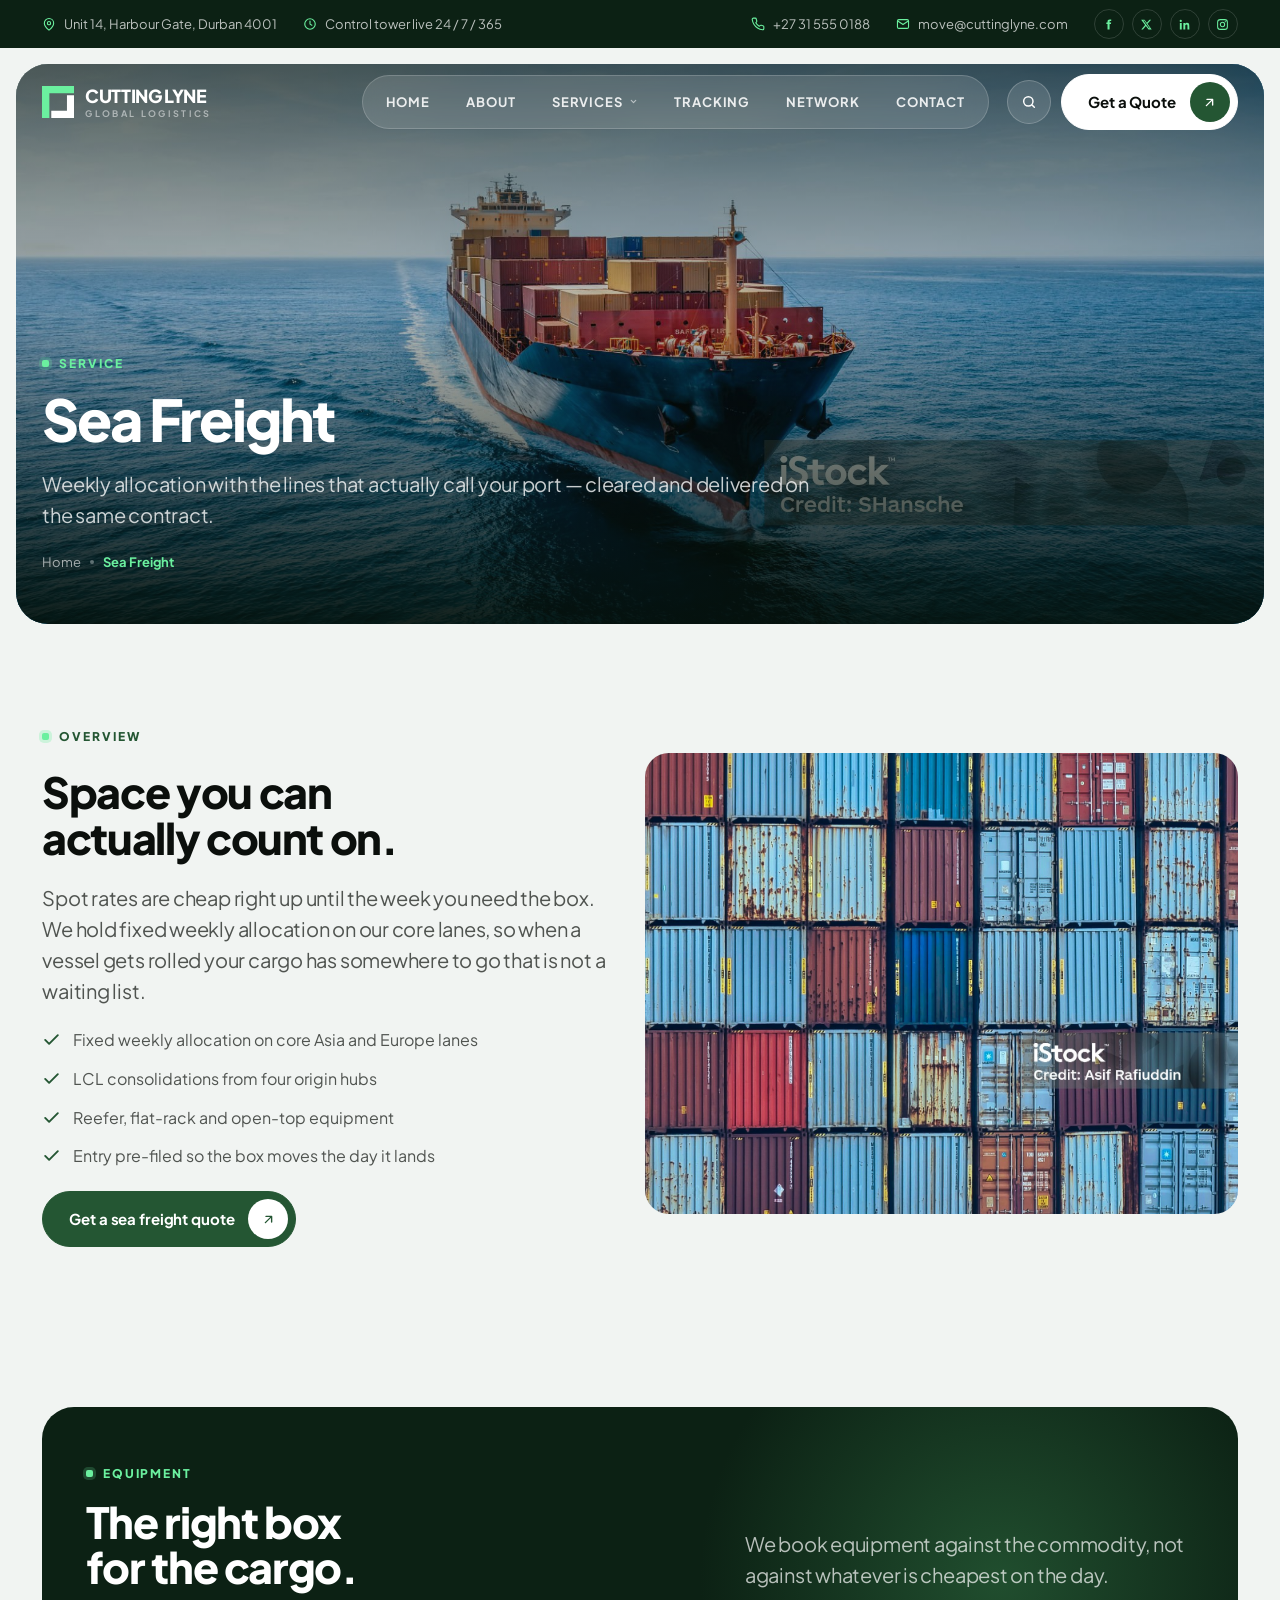
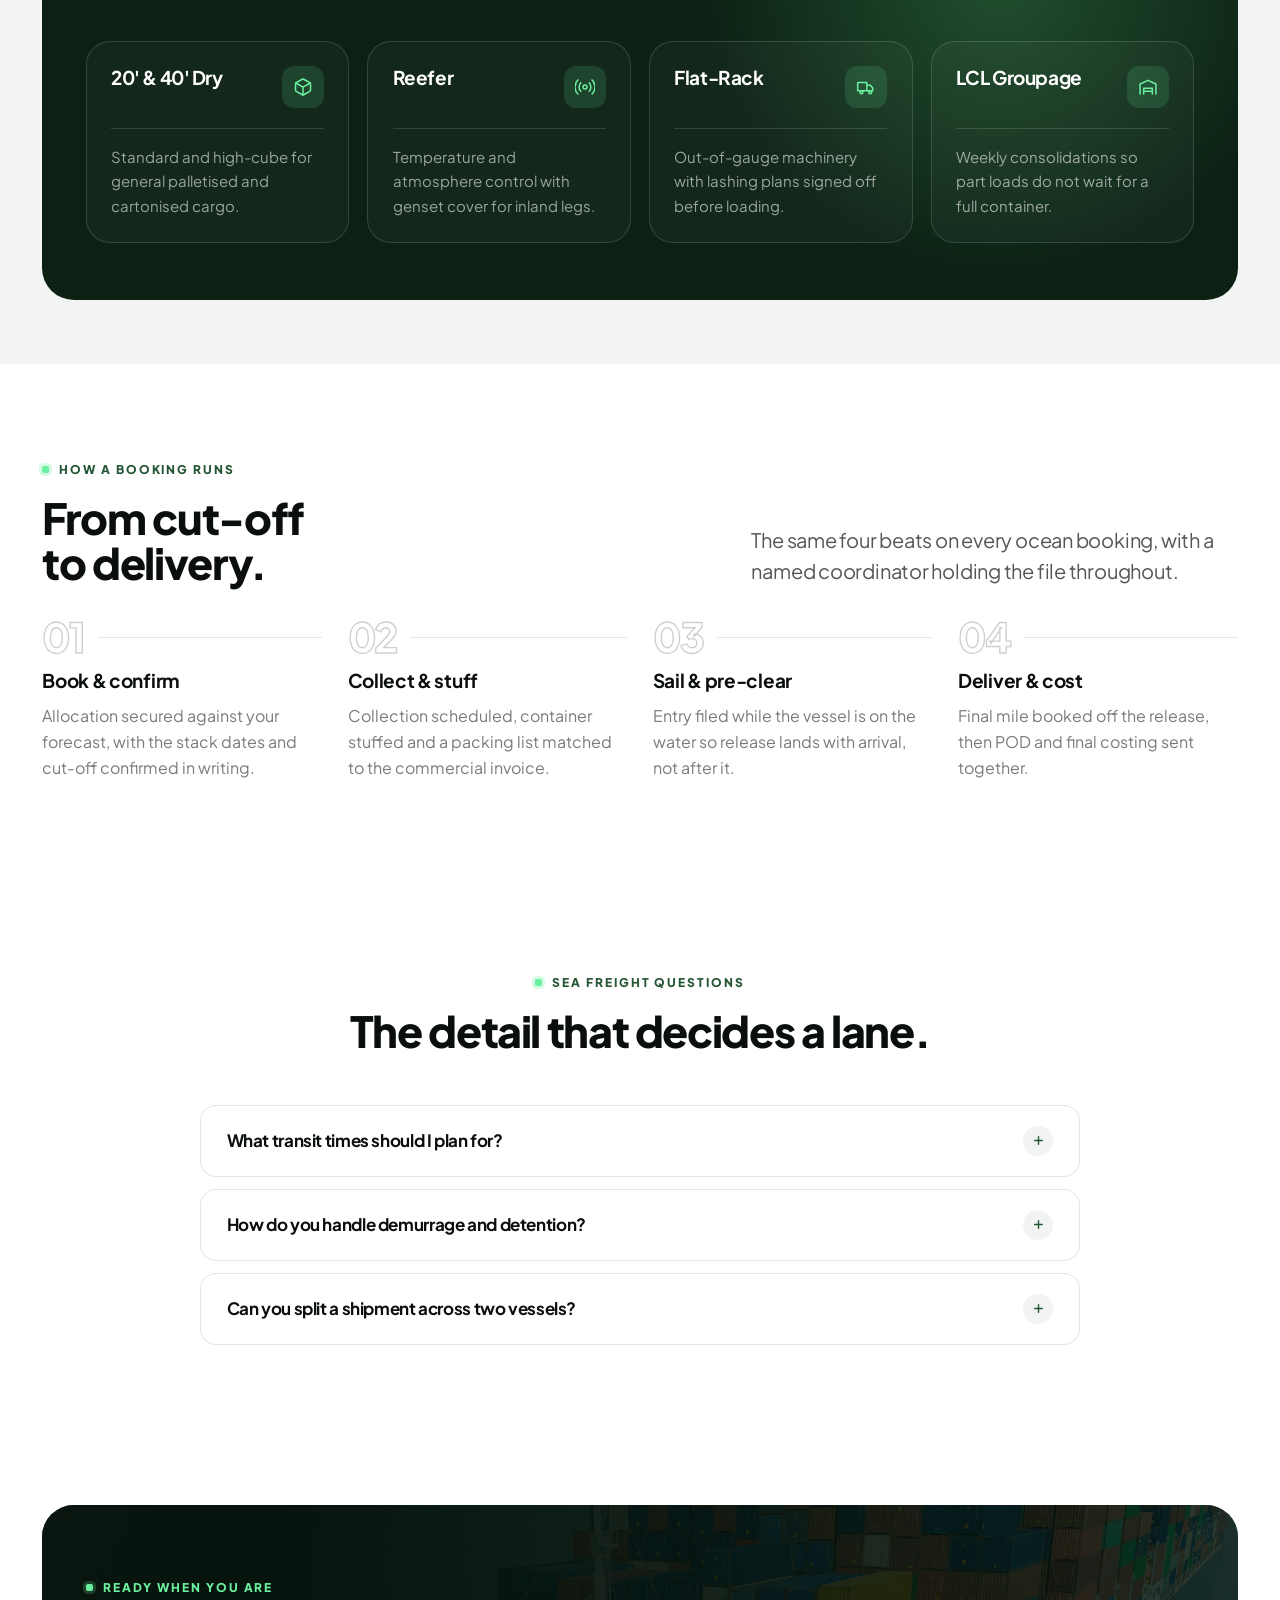
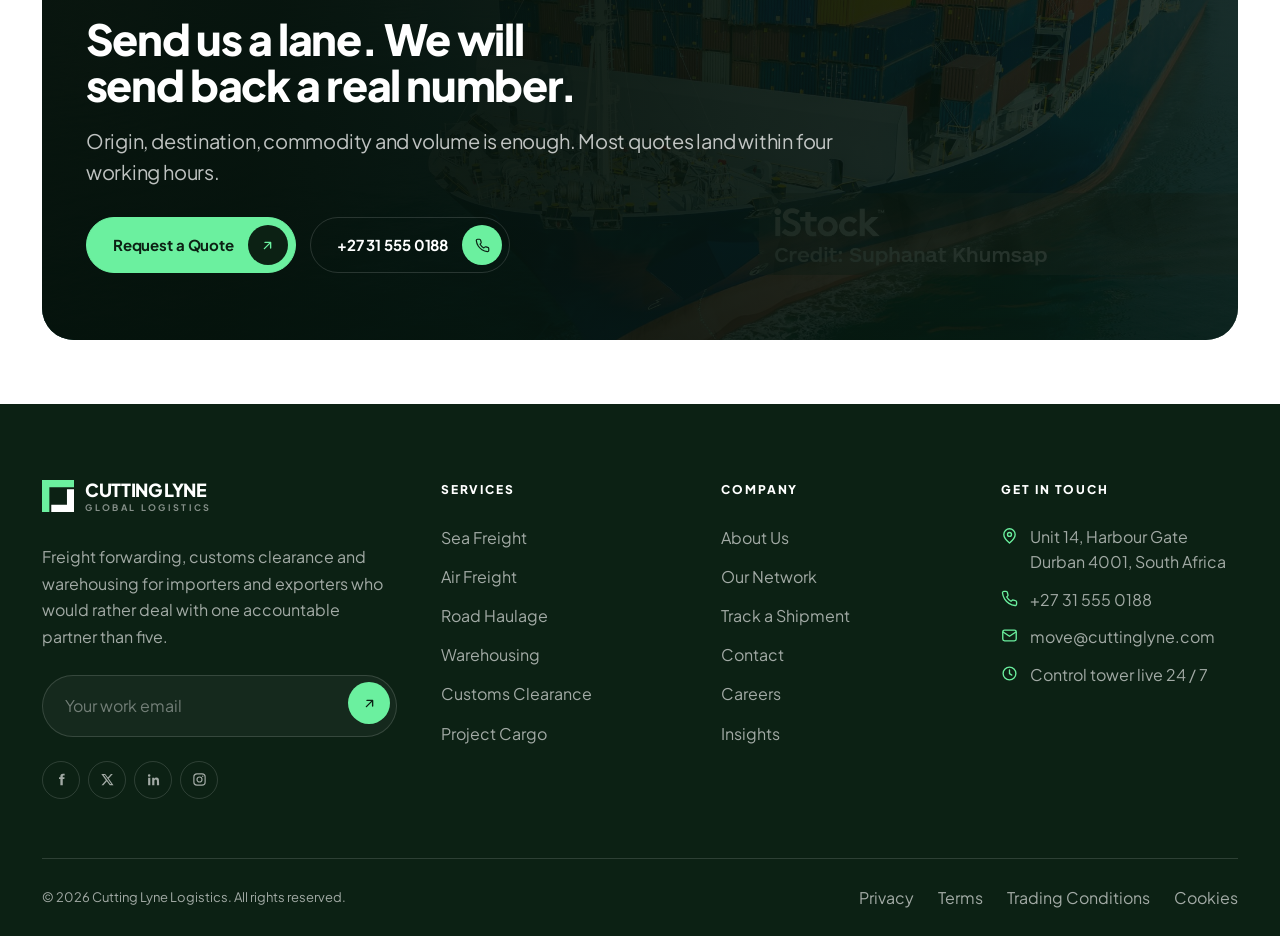
<file: service-sea-freight.html>
<!doctype html>
<html lang="en">
<head>
<meta charset="utf-8">
<meta name="viewport" content="width=device-width,initial-scale=1,viewport-fit=cover">
<title>Sea Freight — FCL, LCL, Reefer & Breakbulk | Cutting Lyne</title>
<meta name="description" content="FCL, LCL, reefer and breakbulk ocean freight on weekly allocations, with customs clearance and delivery handled on the same contract.">
<meta name="theme-color" content="#0C2114">
<link rel="icon" href="assets/img/logo-full.png">
<link rel="preconnect" href="https://fonts.googleapis.com">
<link rel="preconnect" href="https://fonts.gstatic.com" crossorigin>
<link href="https://fonts.googleapis.com/css2?family=Plus+Jakarta+Sans:wght@400;500;600;700;800&display=swap" rel="stylesheet">
<link rel="stylesheet" href="css/style.css">
<link rel="stylesheet" href="css/nav.css">
<link rel="stylesheet" href="css/sections.css">
</head>
<body>

<a class="skip" href="#main">Skip to content</a>
<div class="progress" id="progress"></div>

<!-- ============ SVG sprite ============ -->
<svg width="0" height="0" style="position:absolute" aria-hidden="true">
  <defs>
    <symbol id="i-mark" viewBox="0 0 100 100">
      <path d="M0 0h100v23H23v77H0z" fill="var(--mark-a,#245633)"/>
      <path d="M78 29h22v71H29V77h49z" fill="var(--mark-b,#0B0F0C)"/>
    </symbol>
    <symbol id="i-arrow" viewBox="0 0 24 24" fill="none" stroke="currentColor" stroke-width="2.2" stroke-linecap="round" stroke-linejoin="round"><path d="M7 17 17 7M8 7h9v9"/></symbol>
    <symbol id="i-arrow-r" viewBox="0 0 24 24" fill="none" stroke="currentColor" stroke-width="2.2" stroke-linecap="round" stroke-linejoin="round"><path d="M4 12h15M13 6l6 6-6 6"/></symbol>
    <symbol id="i-arrow-l" viewBox="0 0 24 24" fill="none" stroke="currentColor" stroke-width="2.2" stroke-linecap="round" stroke-linejoin="round"><path d="M20 12H5M11 6l-6 6 6 6"/></symbol>
    <symbol id="i-arrow-up" viewBox="0 0 24 24" fill="none" stroke="currentColor" stroke-width="2.2" stroke-linecap="round" stroke-linejoin="round"><path d="M12 19V5M6 11l6-6 6 6"/></symbol>
    <symbol id="i-chev" viewBox="0 0 24 24" fill="none" stroke="currentColor" stroke-width="3" stroke-linecap="round" stroke-linejoin="round"><path d="m6 9 6 6 6-6"/></symbol>
    <symbol id="i-plus" viewBox="0 0 24 24" fill="none" stroke="currentColor" stroke-width="2.6" stroke-linecap="round"><path d="M12 5v14M5 12h14"/></symbol>
    <symbol id="i-close" viewBox="0 0 24 24" fill="none" stroke="currentColor" stroke-width="2.2" stroke-linecap="round"><path d="M6 6l12 12M18 6 6 18"/></symbol>
    <symbol id="i-search" viewBox="0 0 24 24" fill="none" stroke="currentColor" stroke-width="2.2" stroke-linecap="round"><circle cx="11" cy="11" r="7"/><path d="m20 20-3.5-3.5"/></symbol>
    <symbol id="i-check" viewBox="0 0 24 24" fill="none" stroke="currentColor" stroke-width="2.4" stroke-linecap="round" stroke-linejoin="round"><path d="m4 12.5 5 5L20 6.5"/></symbol>
    <symbol id="i-phone" viewBox="0 0 24 24" fill="none" stroke="currentColor" stroke-width="1.9" stroke-linecap="round" stroke-linejoin="round"><path d="M22 16.9v3a2 2 0 0 1-2.2 2 19.8 19.8 0 0 1-8.6-3.1 19.5 19.5 0 0 1-6-6A19.8 19.8 0 0 1 2.1 4.2 2 2 0 0 1 4.1 2h3a2 2 0 0 1 2 1.7c.1 1 .4 1.9.7 2.8a2 2 0 0 1-.5 2.1L8.1 9.9a16 16 0 0 0 6 6l1.3-1.2a2 2 0 0 1 2.1-.5c.9.3 1.8.6 2.8.7a2 2 0 0 1 1.7 2z"/></symbol>
    <symbol id="i-mail" viewBox="0 0 24 24" fill="none" stroke="currentColor" stroke-width="1.9" stroke-linecap="round" stroke-linejoin="round"><rect x="2.5" y="4.5" width="19" height="15" rx="2.5"/><path d="m3 7 9 6 9-6"/></symbol>
    <symbol id="i-pin" viewBox="0 0 24 24" fill="none" stroke="currentColor" stroke-width="1.9" stroke-linecap="round" stroke-linejoin="round"><path d="M20 10.5c0 5.5-8 12-8 12s-8-6.5-8-12a8 8 0 0 1 16 0z"/><circle cx="12" cy="10.5" r="2.8"/></symbol>
    <symbol id="i-clock" viewBox="0 0 24 24" fill="none" stroke="currentColor" stroke-width="1.9" stroke-linecap="round" stroke-linejoin="round"><circle cx="12" cy="12" r="9"/><path d="M12 7v5.2l3.2 2"/></symbol>
    <symbol id="i-ship" viewBox="0 0 24 24" fill="none" stroke="currentColor" stroke-width="1.8" stroke-linecap="round" stroke-linejoin="round"><path d="M2.5 18.5c1.4 0 1.4 1.3 2.8 1.3s1.4-1.3 2.8-1.3 1.4 1.3 2.8 1.3 1.4-1.3 2.8-1.3 1.4 1.3 2.8 1.3 1.4-1.3 2.8-1.3"/><path d="M4 16 3 11h18l-2.5 5"/><path d="M7 11V7h10v4M12 3v4"/></symbol>
    <symbol id="i-plane" viewBox="0 0 24 24" fill="none" stroke="currentColor" stroke-width="1.8" stroke-linecap="round" stroke-linejoin="round"><path d="M10.2 3.5a1.8 1.8 0 0 1 3.6 0l.4 6 6.6 3.8v2.3l-6.8-2-.4 4 2.3 1.8v1.6l-3.9-1.2-3.9 1.2v-1.6l2.3-1.8-.4-4-6.8 2v-2.3l6.6-3.8z"/></symbol>
    <symbol id="i-truck" viewBox="0 0 24 24" fill="none" stroke="currentColor" stroke-width="1.8" stroke-linecap="round" stroke-linejoin="round"><path d="M2 6.5h11v10H2zM13 10h4.2l2.8 3.3v3.2h-7z"/><circle cx="6.5" cy="18.2" r="1.8"/><circle cx="17" cy="18.2" r="1.8"/></symbol>
    <symbol id="i-box" viewBox="0 0 24 24" fill="none" stroke="currentColor" stroke-width="1.8" stroke-linecap="round" stroke-linejoin="round"><path d="M21 8.2v7.6a1.8 1.8 0 0 1-.9 1.5l-7.2 4a1.8 1.8 0 0 1-1.8 0l-7.2-4a1.8 1.8 0 0 1-.9-1.5V8.2a1.8 1.8 0 0 1 .9-1.5l7.2-4a1.8 1.8 0 0 1 1.8 0l7.2 4a1.8 1.8 0 0 1 .9 1.5z"/><path d="m3.3 7.2 8.7 5 8.7-5M12 21.5v-9.3"/></symbol>
    <symbol id="i-warehouse" viewBox="0 0 24 24" fill="none" stroke="currentColor" stroke-width="1.8" stroke-linecap="round" stroke-linejoin="round"><path d="M2.5 20.5V8.4L12 4l9.5 4.4v12.1"/><path d="M6.8 20.5v-7h10.4v7M6.8 17h10.4"/></symbol>
    <symbol id="i-globe" viewBox="0 0 24 24" fill="none" stroke="currentColor" stroke-width="1.8" stroke-linecap="round" stroke-linejoin="round"><circle cx="12" cy="12" r="9"/><path d="M3 12h18M12 3a15 15 0 0 1 0 18 15 15 0 0 1 0-18z"/></symbol>
    <symbol id="i-shield" viewBox="0 0 24 24" fill="none" stroke="currentColor" stroke-width="1.8" stroke-linecap="round" stroke-linejoin="round"><path d="M12 2.7 4.5 6v6c0 4.5 3.1 8.2 7.5 9.3 4.4-1.1 7.5-4.8 7.5-9.3V6z"/><path d="m9 12 2.2 2.2L15.5 10"/></symbol>
    <symbol id="i-doc" viewBox="0 0 24 24" fill="none" stroke="currentColor" stroke-width="1.8" stroke-linecap="round" stroke-linejoin="round"><path d="M14 2.5H7a2 2 0 0 0-2 2v15a2 2 0 0 0 2 2h10a2 2 0 0 0 2-2V7.5z"/><path d="M14 2.5v5h5M8.5 13h7M8.5 17h5"/></symbol>
    <symbol id="i-radar" viewBox="0 0 24 24" fill="none" stroke="currentColor" stroke-width="1.8" stroke-linecap="round" stroke-linejoin="round"><circle cx="12" cy="12" r="2.4"/><path d="M17 7a7 7 0 0 1 0 10M7 17A7 7 0 0 1 7 7M20.5 3.5a12 12 0 0 1 0 17M3.5 20.5a12 12 0 0 1 0-17"/></symbol>
    <symbol id="i-star" viewBox="0 0 24 24" fill="currentColor"><path d="m12 2.6 2.9 5.9 6.5.9-4.7 4.6 1.1 6.5-5.8-3-5.8 3L7.3 14 2.6 9.4l6.5-.9z"/></symbol>
    <symbol id="i-fb" viewBox="0 0 24 24" fill="currentColor"><path d="M14 8.5V6.9c0-.8.2-1.2 1.4-1.2H17V2.8h-2.6c-3.1 0-4.2 1.5-4.2 4v1.7H8V11h2.2v10H14V11h2.5l.4-2.5z"/></symbol>
    <symbol id="i-x" viewBox="0 0 24 24" fill="currentColor"><path d="M17.5 3h3l-6.6 7.5L21.6 21h-6l-4.7-6.1L5.4 21h-3l7-8L2.1 3h6.2l4.3 5.6zm-1.1 16.1h1.7L7.7 4.8H5.9z"/></symbol>
    <symbol id="i-in" viewBox="0 0 24 24" fill="currentColor"><path d="M6.9 21H3.4V9.1h3.5zM5.1 7.5a2 2 0 1 1 0-4.1 2 2 0 0 1 0 4.1zM21 21h-3.5v-5.8c0-1.4 0-3.2-1.9-3.2s-2.2 1.5-2.2 3.1V21H9.9V9.1h3.3v1.6h.1a3.7 3.7 0 0 1 3.3-1.8c3.5 0 4.2 2.3 4.2 5.3z"/></symbol>
    <symbol id="i-ig" viewBox="0 0 24 24" fill="none" stroke="currentColor" stroke-width="1.9"><rect x="3" y="3" width="18" height="18" rx="5"/><circle cx="12" cy="12" r="4"/><circle cx="17.2" cy="6.8" r="1.1" fill="currentColor" stroke="none"/></symbol>
  </defs>
</svg>

<!-- ============ Top bar ============ -->
<div class="topbar">
  <div class="shell topbar__in">
    <ul class="topbar__list">
      <li><svg><use href="#i-pin"></use></svg> Unit 14, Harbour Gate, Durban 4001</li>
      <li class="topbar__hide"><svg><use href="#i-clock"></use></svg> Control tower live 24 / 7 / 365</li>
    </ul>
    <ul class="topbar__list">
      <li><svg><use href="#i-phone"></use></svg> <a href="tel:+27315550188">+27 31 555 0188</a></li>
      <li class="topbar__hide"><svg><use href="#i-mail"></use></svg> <a href="mailto:move@cuttinglyne.com">move@cuttinglyne.com</a></li>
      <li class="topbar__socials">
        <a href="#" aria-label="Facebook"><svg><use href="#i-fb"></use></svg></a>
        <a href="#" aria-label="X"><svg><use href="#i-x"></use></svg></a>
        <a href="#" aria-label="LinkedIn"><svg><use href="#i-in"></use></svg></a>
        <a href="#" aria-label="Instagram"><svg><use href="#i-ig"></use></svg></a>
      </li>
    </ul>
  </div>
</div>

<header class="phero">
  <div class="nav-wrap">
    <div class="hero-shell">
      <nav class="nav" aria-label="Primary">
        <a class="brand brand--light nav__logo" href="index.html">
          <svg class="brand__mark" viewBox="0 0 100 100"><use href="#i-mark"></use></svg>
          <span class="brand__word">Cutting Lyne<small>Global Logistics</small></span>
        </a>

        <div class="nav__menu">
          <div class="nav__item"><a class="nav__link" href="index.html">Home</a></div>
          <div class="nav__item"><a class="nav__link" href="about.html">About</a></div>
          <div class="nav__item">
            <a class="nav__link" href="services.html">Services <svg><use href="#i-chev"></use></svg></a>
            <div class="nav__drop">
              <a href="service-sea-freight.html">Sea Freight</a>
              <a href="services.html#air">Air Freight</a>
              <a href="services.html#road">Road Haulage</a>
              <a href="services.html#warehouse">Warehousing</a>
              <a href="services.html#customs">Customs Clearance</a>
              <a href="services.html#project">Project Cargo</a>
            </div>
          </div>
          <div class="nav__item"><a class="nav__link" href="tracking.html">Tracking</a></div>
          <div class="nav__item"><a class="nav__link" href="about.html#network">Network</a></div>
          <div class="nav__item"><a class="nav__link" href="contact.html">Contact</a></div>
        </div>

        <div class="nav__tools">
          <button class="nav__search" aria-label="Search"><svg><use href="#i-search"></use></svg></button>
          <a class="btn btn--white nav__cta" href="contact.html">Get a Quote
            <span class="ico"><svg><use href="#i-arrow"></use></svg></span></a>
          <button class="burger" data-drawer-open aria-label="Open menu">
            <span></span><span></span><span></span>
          </button>
        </div>
      </nav>
    </div>
  </div>
  <div class="phero__frame">
    <img src="assets/img/ship-sea.jpg" alt="Container vessel under way at sea">
    <div class="phero__body hero-shell">
      <span class="eyebrow eyebrow--light">Service</span>
      <h1 class="h1">Sea Freight</h1>
      <p class="lead">Weekly allocation with the lines that actually call your port &mdash; cleared and delivered on the same contract.</p>
      <nav class="crumbs" aria-label="Breadcrumb">
        <a href="index.html">Home</a><i></i><span class="now">Sea Freight</span>
      </nav>
    </div>
  </div>
</header>

<main id="main">

<section class="section bg-mist">
  <div class="shell cover">
    <div class="stack rv" style="--s:22px">
      <span class="eyebrow">Overview</span>
      <h2 class="h2">Space you can actually count on.</h2>
      <p class="lead">Spot rates are cheap right up until the week you need the box. We hold fixed weekly allocation on our core lanes, so when a vessel gets rolled your cargo has somewhere to go that is not a waiting list.</p>
      <ul class="checks">
        <li><svg><use href="#i-check"></use></svg> Fixed weekly allocation on core Asia and Europe lanes</li>
        <li><svg><use href="#i-check"></use></svg> LCL consolidations from four origin hubs</li>
        <li><svg><use href="#i-check"></use></svg> Reefer, flat-rack and open-top equipment</li>
        <li><svg><use href="#i-check"></use></svg> Entry pre-filed so the box moves the day it lands</li>
      </ul>
      <a class="btn" href="contact.html">Get a sea freight quote
        <span class="ico"><svg><use href="#i-arrow"></use></svg></span></a>
    </div>
    <div class="split__shot rv" style="min-height:clamp(320px,36vw,470px)">
      <img src="assets/img/containers-wall.jpg" alt="Stacked containers at a terminal">
    </div>
  </div>
</section>

<section class="section--tight bg-mist">
  <div class="shell-wide">
    <div class="panel rv">
      <div class="shead">
        <div class="shead__t">
          <span class="eyebrow eyebrow--light">Equipment</span>
          <h2 class="h2">The right box<br>for the cargo.</h2>
        </div>
        <div class="shead__x"><p class="lead">We book equipment against the commodity, not against whatever is cheapest on the day.</p></div>
      </div>
      <div class="fcards">
        <article class="fcard rv"><div class="fcard__top"><h3>20' &amp; 40' Dry</h3><span class="fcard__ico"><svg><use href="#i-box"></use></svg></span></div>
          <hr><p>Standard and high-cube for general palletised and cartonised cargo.</p></article>
        <article class="fcard rv"><div class="fcard__top"><h3>Reefer</h3><span class="fcard__ico"><svg><use href="#i-radar"></use></svg></span></div>
          <hr><p>Temperature and atmosphere control with genset cover for inland legs.</p></article>
        <article class="fcard rv"><div class="fcard__top"><h3>Flat-Rack</h3><span class="fcard__ico"><svg><use href="#i-truck"></use></svg></span></div>
          <hr><p>Out-of-gauge machinery with lashing plans signed off before loading.</p></article>
        <article class="fcard rv"><div class="fcard__top"><h3>LCL Groupage</h3><span class="fcard__ico"><svg><use href="#i-warehouse"></use></svg></span></div>
          <hr><p>Weekly consolidations so part loads do not wait for a full container.</p></article>
      </div>
    </div>
  </div>
</section>

<section class="section bg-white">
  <div class="shell">
    <div class="shead">
      <div class="shead__t rv">
        <span class="eyebrow">How a booking runs</span>
        <h2 class="h2">From cut-off<br>to delivery.</h2>
      </div>
      <div class="shead__x rv"><p class="lead">The same four beats on every ocean booking, with a named coordinator holding the file throughout.</p></div>
    </div>
    <div class="steps steps--onWhite mt-l">
      <div class="step rv"><h3 class="h4">Book &amp; confirm</h3><p>Allocation secured against your forecast, with the stack dates and cut-off confirmed in writing.</p></div>
      <div class="step rv"><h3 class="h4">Collect &amp; stuff</h3><p>Collection scheduled, container stuffed and a packing list matched to the commercial invoice.</p></div>
      <div class="step rv"><h3 class="h4">Sail &amp; pre-clear</h3><p>Entry filed while the vessel is on the water so release lands with arrival, not after it.</p></div>
      <div class="step rv"><h3 class="h4">Deliver &amp; cost</h3><p>Final mile booked off the release, then POD and final costing sent together.</p></div>
    </div>
  </div>
</section>

<section class="section bg-white">
  <div class="shell">
    <div class="shead shead--center rv">
      <div class="shead__t" style="justify-items:center">
        <span class="eyebrow">Sea freight questions</span>
        <h2 class="h2">The detail that decides a lane.</h2>
      </div>
    </div>
    <div class="faq mt-l rv" style="max-width:880px;margin-inline:auto">
      <div class="faq__i"><button class="faq__q" aria-expanded="false">What transit times should I plan for?<i><svg><use href="#i-plus"></use></svg></i></button>
        <div class="faq__a"><div><p>Far East to Durban runs 24&ndash;32 days port to port depending on the service and transhipment. We quote the actual service string rather than a marketing average, so you can plan stock cover against a real schedule.</p></div></div></div>
      <div class="faq__i"><button class="faq__q" aria-expanded="false">How do you handle demurrage and detention?<i><svg><use href="#i-plus"></use></svg></i></button>
        <div class="faq__a"><div><p>We negotiate free days at booking and flag day three of the free period, not day one of the charge. Where a delay is ours, we carry the cost.</p></div></div></div>
      <div class="faq__i"><button class="faq__q" aria-expanded="false">Can you split a shipment across two vessels?<i><svg><use href="#i-plus"></use></svg></i></button>
        <div class="faq__a"><div><p>Yes, and it is often the right call when a launch date is tight. We will model the landed cost of splitting versus waiting and let you choose on the numbers.</p></div></div></div>
    </div>
  </div>
</section>

<section class="section--tight bg-white">
  <div class="shell-wide">
    <div class="cta rv">
      <img src="assets/img/ship-ocean.jpg" alt="">
      <span class="eyebrow eyebrow--light">Ready when you are</span>
      <h2 class="h2 mt-s">Send us a lane. We will send back a real number.</h2>
      <p class="lead mt-s">Origin, destination, commodity and volume is enough. Most quotes land within four working hours.</p>
      <div class="cta__row">
        <a class="btn btn--mint" href="contact.html">Request a Quote
          <span class="ico"><svg><use href="#i-arrow"></use></svg></span></a>
        <a class="btn btn--onDark" href="tel:+27315550188">+27 31 555 0188
          <span class="ico"><svg><use href="#i-phone"></use></svg></span></a>
      </div>
    </div>
  </div>
</section>

</main>

<!-- ============ Footer ============ -->
<footer class="foot">
  <div class="shell">
    <div class="foot__grid">
      <div class="foot__about">
        <a class="brand brand--light" href="index.html">
          <svg class="brand__mark" viewBox="0 0 100 100"><use href="#i-mark"></use></svg>
          <span class="brand__word">Cutting Lyne<small>Global Logistics</small></span>
        </a>
        <p>Freight forwarding, customs clearance and warehousing for importers and exporters who would rather deal with one accountable partner than five.</p>
        <form class="foot__news" data-demo-form>
          <input type="email" placeholder="Your work email" aria-label="Email address" required>
          <button type="submit" aria-label="Subscribe"><svg><use href="#i-arrow"></use></svg></button>
        </form>
        <div class="foot__socials">
          <a href="#" aria-label="Facebook"><svg><use href="#i-fb"></use></svg></a>
          <a href="#" aria-label="X"><svg><use href="#i-x"></use></svg></a>
          <a href="#" aria-label="LinkedIn"><svg><use href="#i-in"></use></svg></a>
          <a href="#" aria-label="Instagram"><svg><use href="#i-ig"></use></svg></a>
        </div>
      </div>

      <div>
        <h4>Services</h4>
        <ul>
          <li><a href="service-sea-freight.html">Sea Freight</a></li>
          <li><a href="services.html#air">Air Freight</a></li>
          <li><a href="services.html#road">Road Haulage</a></li>
          <li><a href="services.html#warehouse">Warehousing</a></li>
          <li><a href="services.html#customs">Customs Clearance</a></li>
          <li><a href="services.html#project">Project Cargo</a></li>
        </ul>
      </div>

      <div>
        <h4>Company</h4>
        <ul>
          <li><a href="about.html">About Us</a></li>
          <li><a href="about.html#network">Our Network</a></li>
          <li><a href="tracking.html">Track a Shipment</a></li>
          <li><a href="contact.html">Contact</a></li>
          <li><a href="#">Careers</a></li>
          <li><a href="#">Insights</a></li>
        </ul>
      </div>

      <div>
        <h4>Get in touch</h4>
        <ul class="foot__contact">
          <li><svg><use href="#i-pin"></use></svg> Unit 14, Harbour Gate<br>Durban 4001, South Africa</li>
          <li><svg><use href="#i-phone"></use></svg> <a href="tel:+27315550188">+27 31 555 0188</a></li>
          <li><svg><use href="#i-mail"></use></svg> <a href="mailto:move@cuttinglyne.com">move@cuttinglyne.com</a></li>
          <li><svg><use href="#i-clock"></use></svg> Control tower live 24 / 7</li>
        </ul>
      </div>
    </div>

    <div class="foot__bar">
      <p>&copy; <span data-year>2026</span> Cutting Lyne Logistics. All rights reserved.</p>
      <nav><a href="#">Privacy</a><a href="#">Terms</a><a href="#">Trading Conditions</a><a href="#">Cookies</a></nav>
    </div>
  </div>
</footer>

<button class="totop" id="totop" aria-label="Back to top"><svg><use href="#i-arrow-up"></use></svg></button>

<button class="totop" id="totop" aria-label="Back to top"><svg><use href="#i-arrow-up"></use></svg></button>

<!-- ============ Mobile drawer ============ -->
<div class="drawer" id="drawer">
  <div class="drawer__top">
    <a class="brand brand--light" href="index.html">
      <svg class="brand__mark" viewBox="0 0 100 100"><use href="#i-mark"></use></svg>
      <span class="brand__word">Cutting Lyne<small>Global Logistics</small></span>
    </a>
    <button class="drawer__close" data-drawer-close aria-label="Close menu"><svg><use href="#i-close"></use></svg></button>
  </div>
  <nav class="drawer__nav">
    <a href="index.html">Home</a>
    <a href="about.html">About</a>
    <a href="services.html">Services</a>
    <a href="tracking.html">Tracking</a>
    <a href="about.html#network">Network</a>
    <a href="contact.html">Contact</a>
  </nav>
  <div class="drawer__foot">
    <div class="row"><svg><use href="#i-phone"></use></svg> +27 31 555 0188</div>
    <div class="row"><svg><use href="#i-mail"></use></svg> move@cuttinglyne.com</div>
    <a class="btn btn--mint" href="contact.html" style="justify-self:start">Get a Quote
      <span class="ico"><svg><use href="#i-arrow"></use></svg></span></a>
  </div>
</div>

<script src="js/main.js"></script>
</body>
</html>
</file>
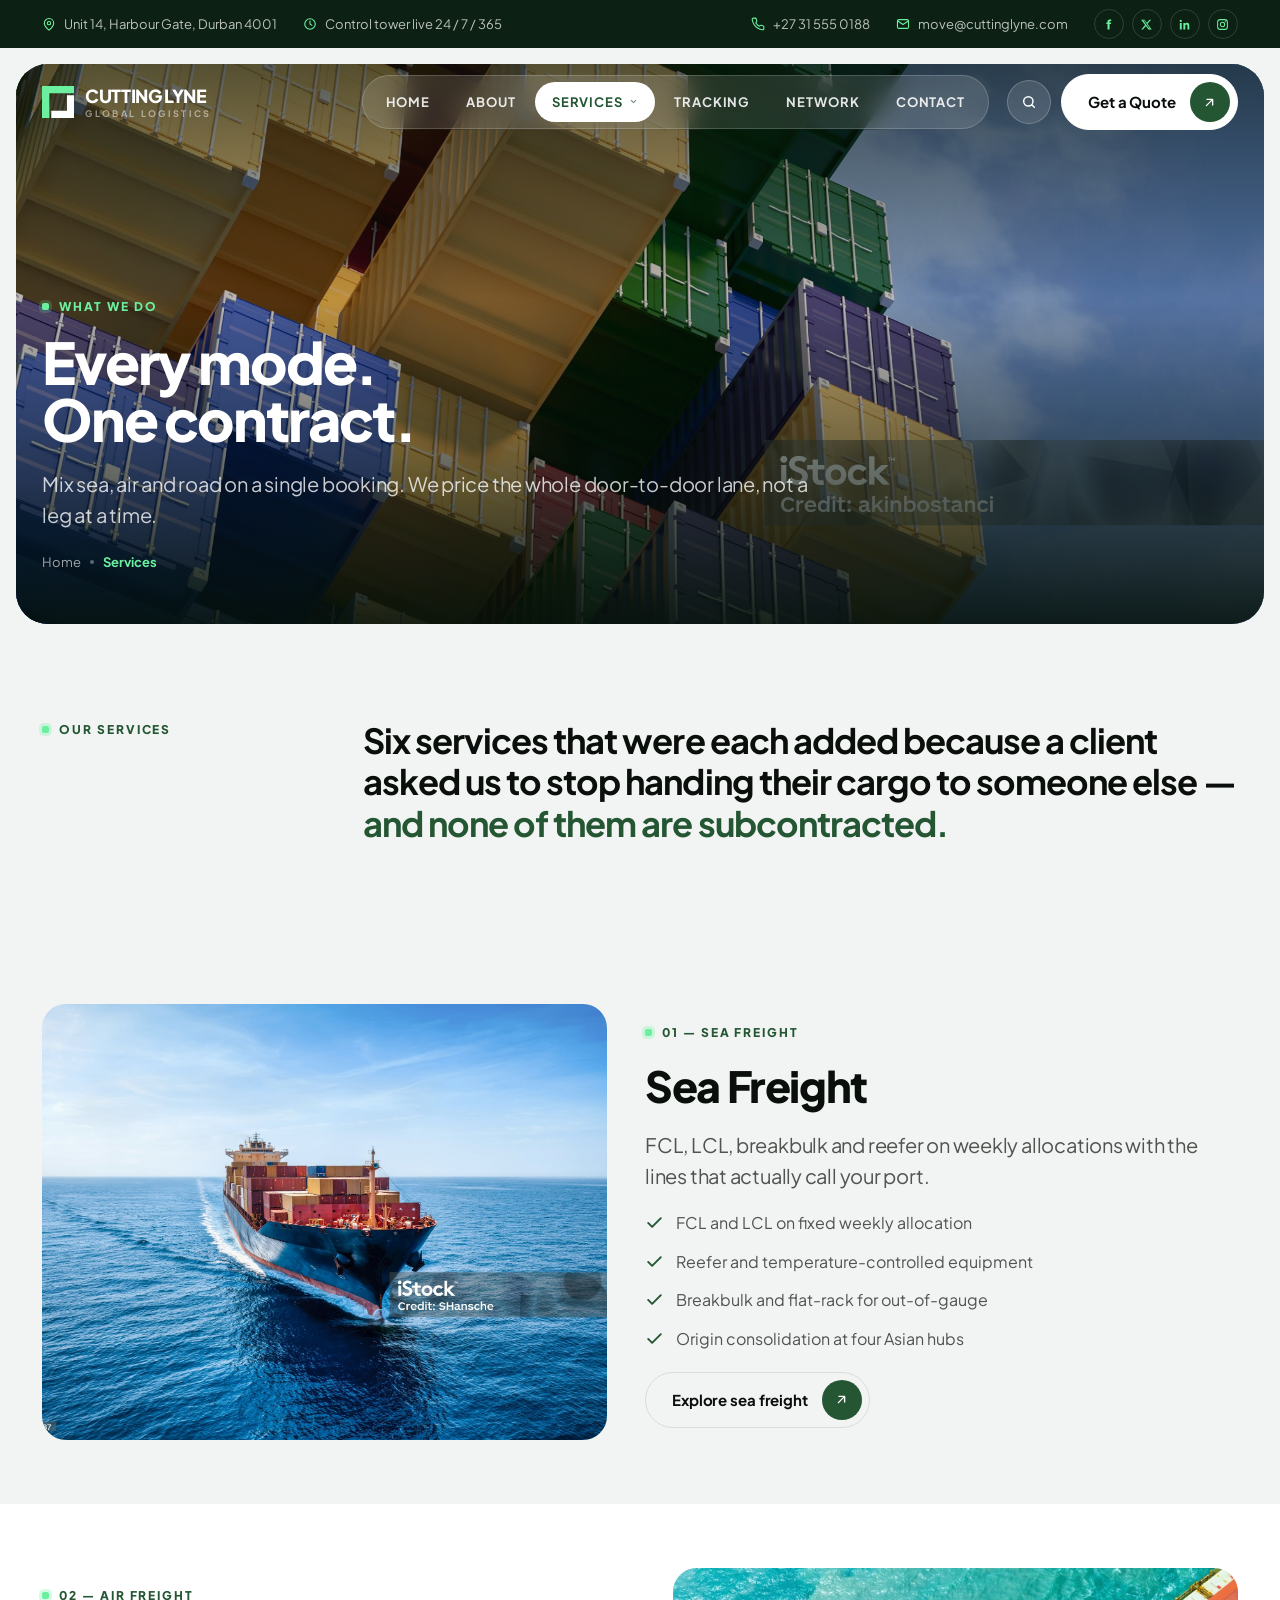
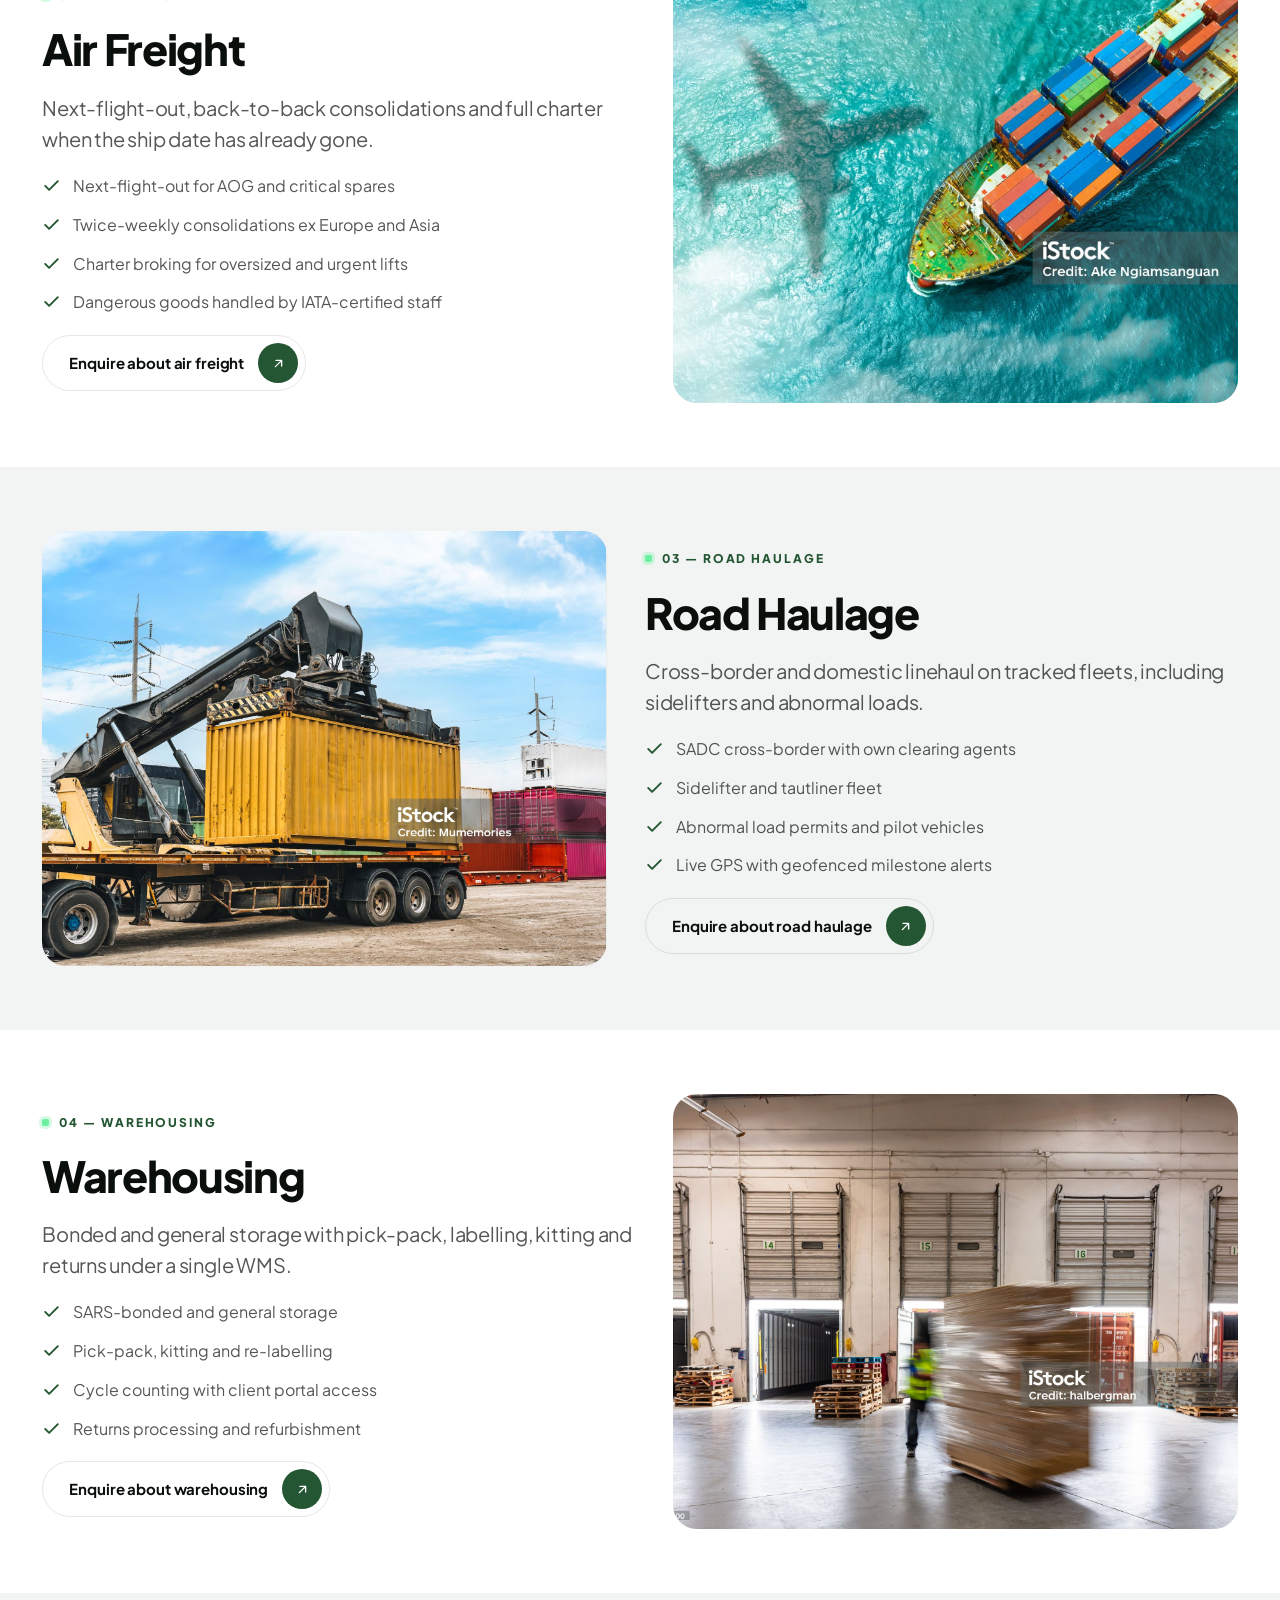
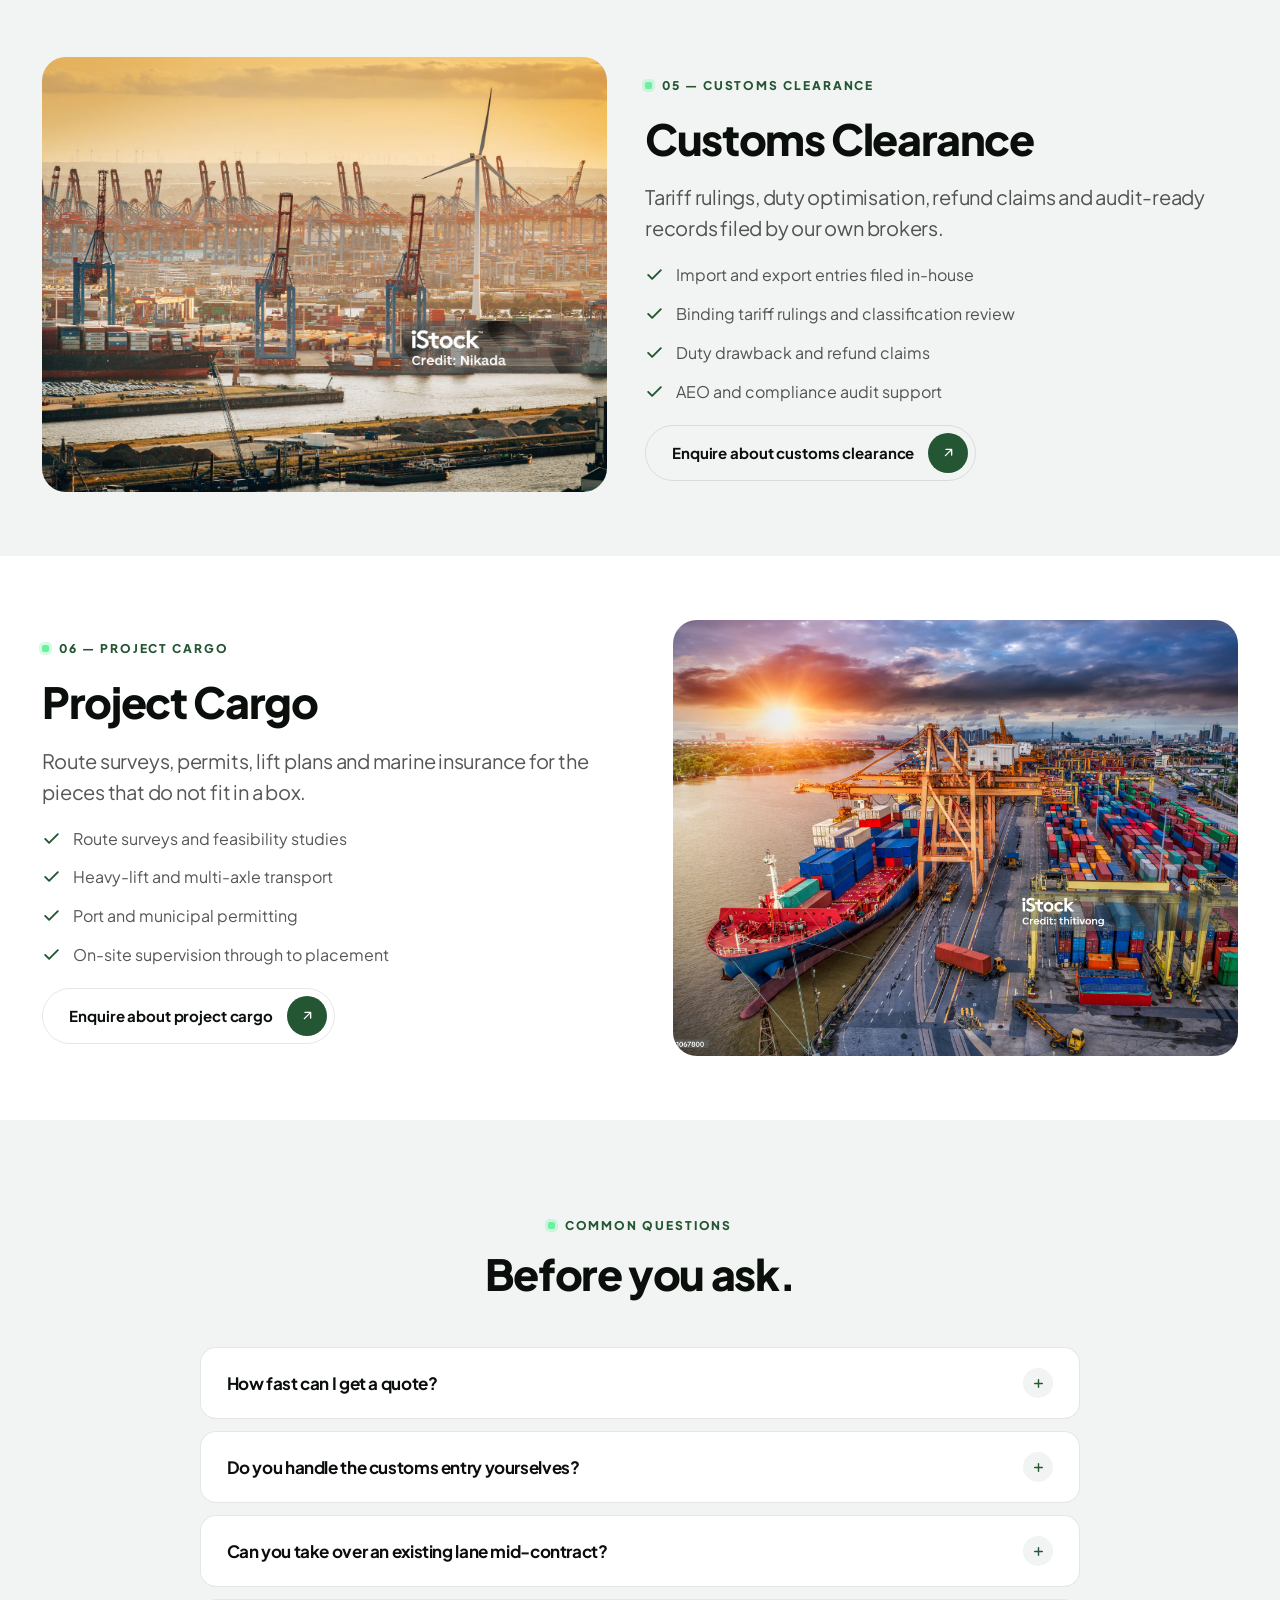
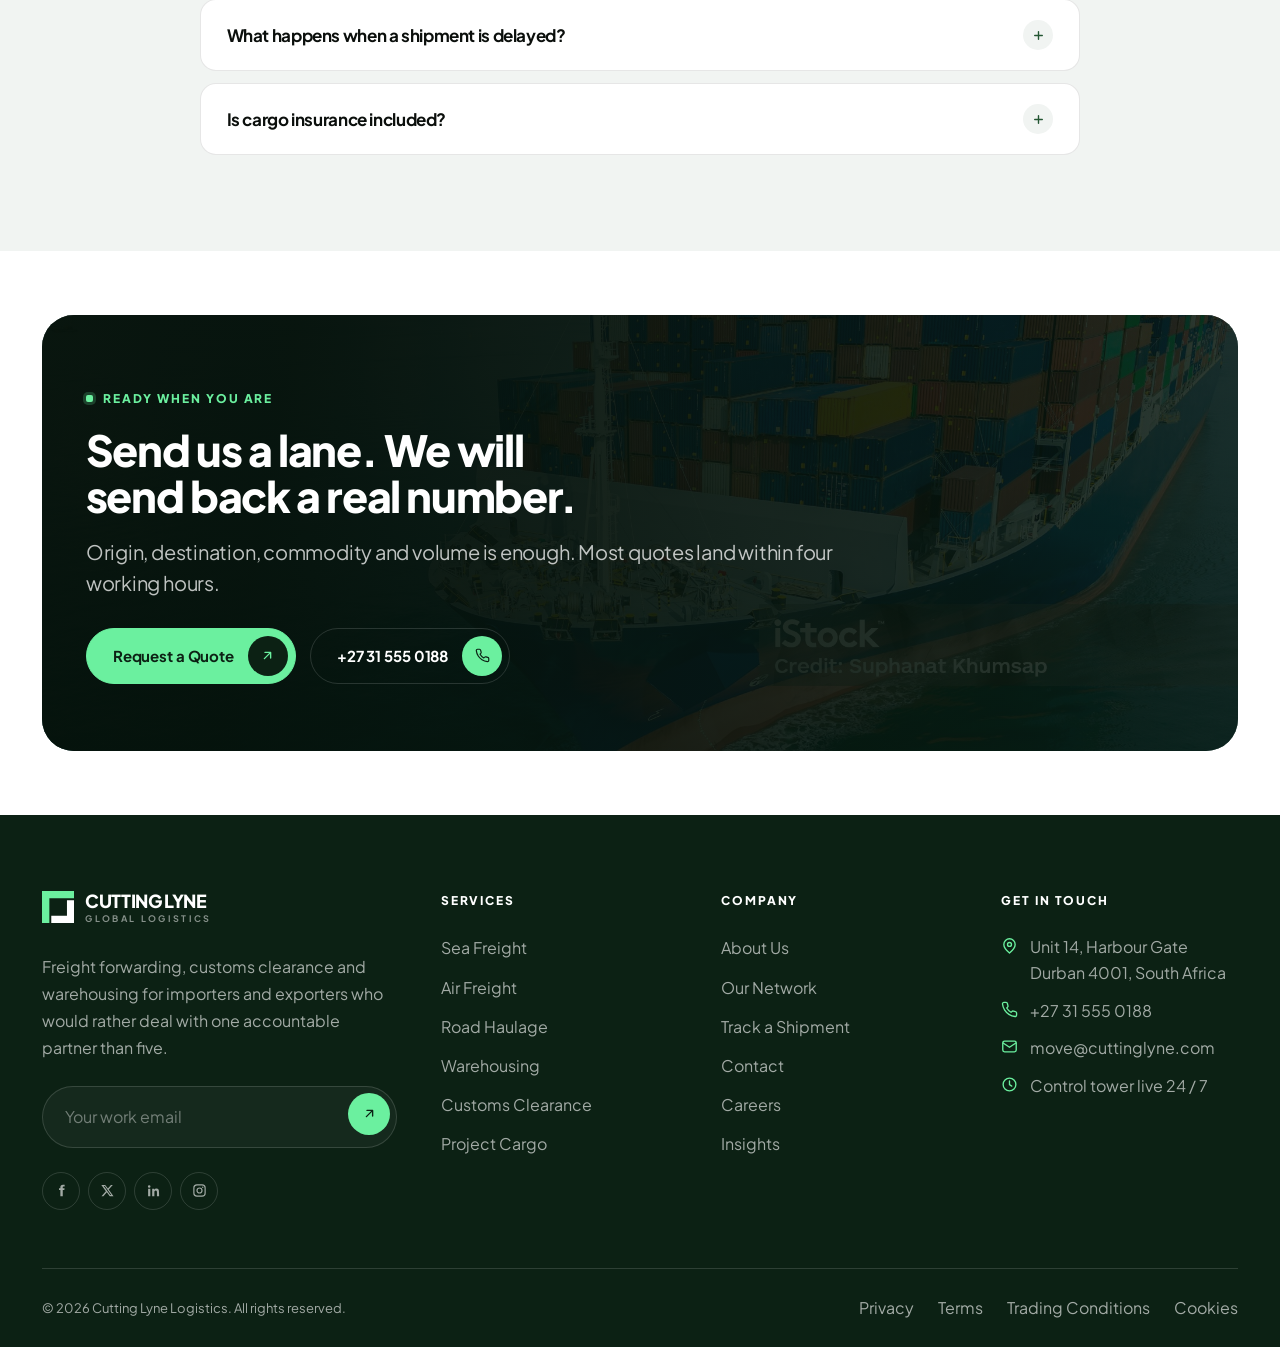
<file: services.html>
<!doctype html>
<html lang="en">
<head>
<meta charset="utf-8">
<meta name="viewport" content="width=device-width,initial-scale=1,viewport-fit=cover">
<title>Services — Sea, Air, Road, Warehousing & Customs | Cutting Lyne</title>
<meta name="description" content="Sea freight, air freight, road haulage, bonded warehousing, customs clearance and project cargo — quoted door to door on one contract.">
<meta name="theme-color" content="#0C2114">
<link rel="icon" href="assets/img/logo-full.png">
<link rel="preconnect" href="https://fonts.googleapis.com">
<link rel="preconnect" href="https://fonts.gstatic.com" crossorigin>
<link href="https://fonts.googleapis.com/css2?family=Plus+Jakarta+Sans:wght@400;500;600;700;800&display=swap" rel="stylesheet">
<link rel="stylesheet" href="css/style.css">
<link rel="stylesheet" href="css/nav.css">
<link rel="stylesheet" href="css/sections.css">
</head>
<body>

<a class="skip" href="#main">Skip to content</a>
<div class="progress" id="progress"></div>

<!-- ============ SVG sprite ============ -->
<svg width="0" height="0" style="position:absolute" aria-hidden="true">
  <defs>
    <symbol id="i-mark" viewBox="0 0 100 100">
      <path d="M0 0h100v23H23v77H0z" fill="var(--mark-a,#245633)"/>
      <path d="M78 29h22v71H29V77h49z" fill="var(--mark-b,#0B0F0C)"/>
    </symbol>
    <symbol id="i-arrow" viewBox="0 0 24 24" fill="none" stroke="currentColor" stroke-width="2.2" stroke-linecap="round" stroke-linejoin="round"><path d="M7 17 17 7M8 7h9v9"/></symbol>
    <symbol id="i-arrow-r" viewBox="0 0 24 24" fill="none" stroke="currentColor" stroke-width="2.2" stroke-linecap="round" stroke-linejoin="round"><path d="M4 12h15M13 6l6 6-6 6"/></symbol>
    <symbol id="i-arrow-l" viewBox="0 0 24 24" fill="none" stroke="currentColor" stroke-width="2.2" stroke-linecap="round" stroke-linejoin="round"><path d="M20 12H5M11 6l-6 6 6 6"/></symbol>
    <symbol id="i-arrow-up" viewBox="0 0 24 24" fill="none" stroke="currentColor" stroke-width="2.2" stroke-linecap="round" stroke-linejoin="round"><path d="M12 19V5M6 11l6-6 6 6"/></symbol>
    <symbol id="i-chev" viewBox="0 0 24 24" fill="none" stroke="currentColor" stroke-width="3" stroke-linecap="round" stroke-linejoin="round"><path d="m6 9 6 6 6-6"/></symbol>
    <symbol id="i-plus" viewBox="0 0 24 24" fill="none" stroke="currentColor" stroke-width="2.6" stroke-linecap="round"><path d="M12 5v14M5 12h14"/></symbol>
    <symbol id="i-close" viewBox="0 0 24 24" fill="none" stroke="currentColor" stroke-width="2.2" stroke-linecap="round"><path d="M6 6l12 12M18 6 6 18"/></symbol>
    <symbol id="i-search" viewBox="0 0 24 24" fill="none" stroke="currentColor" stroke-width="2.2" stroke-linecap="round"><circle cx="11" cy="11" r="7"/><path d="m20 20-3.5-3.5"/></symbol>
    <symbol id="i-check" viewBox="0 0 24 24" fill="none" stroke="currentColor" stroke-width="2.4" stroke-linecap="round" stroke-linejoin="round"><path d="m4 12.5 5 5L20 6.5"/></symbol>
    <symbol id="i-phone" viewBox="0 0 24 24" fill="none" stroke="currentColor" stroke-width="1.9" stroke-linecap="round" stroke-linejoin="round"><path d="M22 16.9v3a2 2 0 0 1-2.2 2 19.8 19.8 0 0 1-8.6-3.1 19.5 19.5 0 0 1-6-6A19.8 19.8 0 0 1 2.1 4.2 2 2 0 0 1 4.1 2h3a2 2 0 0 1 2 1.7c.1 1 .4 1.9.7 2.8a2 2 0 0 1-.5 2.1L8.1 9.9a16 16 0 0 0 6 6l1.3-1.2a2 2 0 0 1 2.1-.5c.9.3 1.8.6 2.8.7a2 2 0 0 1 1.7 2z"/></symbol>
    <symbol id="i-mail" viewBox="0 0 24 24" fill="none" stroke="currentColor" stroke-width="1.9" stroke-linecap="round" stroke-linejoin="round"><rect x="2.5" y="4.5" width="19" height="15" rx="2.5"/><path d="m3 7 9 6 9-6"/></symbol>
    <symbol id="i-pin" viewBox="0 0 24 24" fill="none" stroke="currentColor" stroke-width="1.9" stroke-linecap="round" stroke-linejoin="round"><path d="M20 10.5c0 5.5-8 12-8 12s-8-6.5-8-12a8 8 0 0 1 16 0z"/><circle cx="12" cy="10.5" r="2.8"/></symbol>
    <symbol id="i-clock" viewBox="0 0 24 24" fill="none" stroke="currentColor" stroke-width="1.9" stroke-linecap="round" stroke-linejoin="round"><circle cx="12" cy="12" r="9"/><path d="M12 7v5.2l3.2 2"/></symbol>
    <symbol id="i-ship" viewBox="0 0 24 24" fill="none" stroke="currentColor" stroke-width="1.8" stroke-linecap="round" stroke-linejoin="round"><path d="M2.5 18.5c1.4 0 1.4 1.3 2.8 1.3s1.4-1.3 2.8-1.3 1.4 1.3 2.8 1.3 1.4-1.3 2.8-1.3 1.4 1.3 2.8 1.3 1.4-1.3 2.8-1.3"/><path d="M4 16 3 11h18l-2.5 5"/><path d="M7 11V7h10v4M12 3v4"/></symbol>
    <symbol id="i-plane" viewBox="0 0 24 24" fill="none" stroke="currentColor" stroke-width="1.8" stroke-linecap="round" stroke-linejoin="round"><path d="M10.2 3.5a1.8 1.8 0 0 1 3.6 0l.4 6 6.6 3.8v2.3l-6.8-2-.4 4 2.3 1.8v1.6l-3.9-1.2-3.9 1.2v-1.6l2.3-1.8-.4-4-6.8 2v-2.3l6.6-3.8z"/></symbol>
    <symbol id="i-truck" viewBox="0 0 24 24" fill="none" stroke="currentColor" stroke-width="1.8" stroke-linecap="round" stroke-linejoin="round"><path d="M2 6.5h11v10H2zM13 10h4.2l2.8 3.3v3.2h-7z"/><circle cx="6.5" cy="18.2" r="1.8"/><circle cx="17" cy="18.2" r="1.8"/></symbol>
    <symbol id="i-box" viewBox="0 0 24 24" fill="none" stroke="currentColor" stroke-width="1.8" stroke-linecap="round" stroke-linejoin="round"><path d="M21 8.2v7.6a1.8 1.8 0 0 1-.9 1.5l-7.2 4a1.8 1.8 0 0 1-1.8 0l-7.2-4a1.8 1.8 0 0 1-.9-1.5V8.2a1.8 1.8 0 0 1 .9-1.5l7.2-4a1.8 1.8 0 0 1 1.8 0l7.2 4a1.8 1.8 0 0 1 .9 1.5z"/><path d="m3.3 7.2 8.7 5 8.7-5M12 21.5v-9.3"/></symbol>
    <symbol id="i-warehouse" viewBox="0 0 24 24" fill="none" stroke="currentColor" stroke-width="1.8" stroke-linecap="round" stroke-linejoin="round"><path d="M2.5 20.5V8.4L12 4l9.5 4.4v12.1"/><path d="M6.8 20.5v-7h10.4v7M6.8 17h10.4"/></symbol>
    <symbol id="i-globe" viewBox="0 0 24 24" fill="none" stroke="currentColor" stroke-width="1.8" stroke-linecap="round" stroke-linejoin="round"><circle cx="12" cy="12" r="9"/><path d="M3 12h18M12 3a15 15 0 0 1 0 18 15 15 0 0 1 0-18z"/></symbol>
    <symbol id="i-shield" viewBox="0 0 24 24" fill="none" stroke="currentColor" stroke-width="1.8" stroke-linecap="round" stroke-linejoin="round"><path d="M12 2.7 4.5 6v6c0 4.5 3.1 8.2 7.5 9.3 4.4-1.1 7.5-4.8 7.5-9.3V6z"/><path d="m9 12 2.2 2.2L15.5 10"/></symbol>
    <symbol id="i-doc" viewBox="0 0 24 24" fill="none" stroke="currentColor" stroke-width="1.8" stroke-linecap="round" stroke-linejoin="round"><path d="M14 2.5H7a2 2 0 0 0-2 2v15a2 2 0 0 0 2 2h10a2 2 0 0 0 2-2V7.5z"/><path d="M14 2.5v5h5M8.5 13h7M8.5 17h5"/></symbol>
    <symbol id="i-radar" viewBox="0 0 24 24" fill="none" stroke="currentColor" stroke-width="1.8" stroke-linecap="round" stroke-linejoin="round"><circle cx="12" cy="12" r="2.4"/><path d="M17 7a7 7 0 0 1 0 10M7 17A7 7 0 0 1 7 7M20.5 3.5a12 12 0 0 1 0 17M3.5 20.5a12 12 0 0 1 0-17"/></symbol>
    <symbol id="i-star" viewBox="0 0 24 24" fill="currentColor"><path d="m12 2.6 2.9 5.9 6.5.9-4.7 4.6 1.1 6.5-5.8-3-5.8 3L7.3 14 2.6 9.4l6.5-.9z"/></symbol>
    <symbol id="i-fb" viewBox="0 0 24 24" fill="currentColor"><path d="M14 8.5V6.9c0-.8.2-1.2 1.4-1.2H17V2.8h-2.6c-3.1 0-4.2 1.5-4.2 4v1.7H8V11h2.2v10H14V11h2.5l.4-2.5z"/></symbol>
    <symbol id="i-x" viewBox="0 0 24 24" fill="currentColor"><path d="M17.5 3h3l-6.6 7.5L21.6 21h-6l-4.7-6.1L5.4 21h-3l7-8L2.1 3h6.2l4.3 5.6zm-1.1 16.1h1.7L7.7 4.8H5.9z"/></symbol>
    <symbol id="i-in" viewBox="0 0 24 24" fill="currentColor"><path d="M6.9 21H3.4V9.1h3.5zM5.1 7.5a2 2 0 1 1 0-4.1 2 2 0 0 1 0 4.1zM21 21h-3.5v-5.8c0-1.4 0-3.2-1.9-3.2s-2.2 1.5-2.2 3.1V21H9.9V9.1h3.3v1.6h.1a3.7 3.7 0 0 1 3.3-1.8c3.5 0 4.2 2.3 4.2 5.3z"/></symbol>
    <symbol id="i-ig" viewBox="0 0 24 24" fill="none" stroke="currentColor" stroke-width="1.9"><rect x="3" y="3" width="18" height="18" rx="5"/><circle cx="12" cy="12" r="4"/><circle cx="17.2" cy="6.8" r="1.1" fill="currentColor" stroke="none"/></symbol>
  </defs>
</svg>

<!-- ============ Top bar ============ -->
<div class="topbar">
  <div class="shell topbar__in">
    <ul class="topbar__list">
      <li><svg><use href="#i-pin"></use></svg> Unit 14, Harbour Gate, Durban 4001</li>
      <li class="topbar__hide"><svg><use href="#i-clock"></use></svg> Control tower live 24 / 7 / 365</li>
    </ul>
    <ul class="topbar__list">
      <li><svg><use href="#i-phone"></use></svg> <a href="tel:+27315550188">+27 31 555 0188</a></li>
      <li class="topbar__hide"><svg><use href="#i-mail"></use></svg> <a href="mailto:move@cuttinglyne.com">move@cuttinglyne.com</a></li>
      <li class="topbar__socials">
        <a href="#" aria-label="Facebook"><svg><use href="#i-fb"></use></svg></a>
        <a href="#" aria-label="X"><svg><use href="#i-x"></use></svg></a>
        <a href="#" aria-label="LinkedIn"><svg><use href="#i-in"></use></svg></a>
        <a href="#" aria-label="Instagram"><svg><use href="#i-ig"></use></svg></a>
      </li>
    </ul>
  </div>
</div>

<header class="phero">
  <div class="nav-wrap">
    <div class="hero-shell">
      <nav class="nav" aria-label="Primary">
        <a class="brand brand--light nav__logo" href="index.html">
          <svg class="brand__mark" viewBox="0 0 100 100"><use href="#i-mark"></use></svg>
          <span class="brand__word">Cutting Lyne<small>Global Logistics</small></span>
        </a>

        <div class="nav__menu">
          <div class="nav__item"><a class="nav__link" href="index.html">Home</a></div>
          <div class="nav__item"><a class="nav__link" href="about.html">About</a></div>
          <div class="nav__item">
            <a class="nav__link" href="services.html">Services <svg><use href="#i-chev"></use></svg></a>
            <div class="nav__drop">
              <a href="service-sea-freight.html">Sea Freight</a>
              <a href="services.html#air">Air Freight</a>
              <a href="services.html#road">Road Haulage</a>
              <a href="services.html#warehouse">Warehousing</a>
              <a href="services.html#customs">Customs Clearance</a>
              <a href="services.html#project">Project Cargo</a>
            </div>
          </div>
          <div class="nav__item"><a class="nav__link" href="tracking.html">Tracking</a></div>
          <div class="nav__item"><a class="nav__link" href="about.html#network">Network</a></div>
          <div class="nav__item"><a class="nav__link" href="contact.html">Contact</a></div>
        </div>

        <div class="nav__tools">
          <button class="nav__search" aria-label="Search"><svg><use href="#i-search"></use></svg></button>
          <a class="btn btn--white nav__cta" href="contact.html">Get a Quote
            <span class="ico"><svg><use href="#i-arrow"></use></svg></span></a>
          <button class="burger" data-drawer-open aria-label="Open menu">
            <span></span><span></span><span></span>
          </button>
        </div>
      </nav>
    </div>
  </div>
  <div class="phero__frame">
    <img src="assets/img/containers-stack.jpg" alt="Stacked shipping containers against a blue sky">
    <div class="phero__body hero-shell">
      <span class="eyebrow eyebrow--light">What we do</span>
      <h1 class="h1">Every mode.<br>One contract.</h1>
      <p class="lead">Mix sea, air and road on a single booking. We price the whole door-to-door lane, not a leg at a time.</p>
      <nav class="crumbs" aria-label="Breadcrumb">
        <a href="index.html">Home</a><i></i><span class="now">Services</span>
      </nav>
    </div>
  </div>
</header>

<main id="main">

<section class="section bg-mist">
  <div class="shell statement-row">
    <span class="eyebrow rv">Our services</span>
    <p class="statement rv">Six services that were each added because a client asked us to stop handing their cargo to someone else &mdash; <em>and none of them are subcontracted.</em></p>
  </div>
</section>

<section class="section--tight bg-mist" id="sea">
  <div class="shell cover" style="">
    <div class="split__shot rv" style=";min-height:clamp(300px,34vw,440px)">
      <img src="assets/img/ship-sea.jpg" alt="Sea Freight">
    </div>
    <div class="stack rv" style="--s:20px;">
      <span class="eyebrow">01 &mdash; Sea Freight</span>
      <h2 class="h2">Sea Freight</h2>
      <p class="lead">FCL, LCL, breakbulk and reefer on weekly allocations with the lines that actually call your port.</p>
      <ul class="checks">
        <li><svg><use href="#i-check"></use></svg> FCL and LCL on fixed weekly allocation</li>
        <li><svg><use href="#i-check"></use></svg> Reefer and temperature-controlled equipment</li>
        <li><svg><use href="#i-check"></use></svg> Breakbulk and flat-rack for out-of-gauge</li>
        <li><svg><use href="#i-check"></use></svg> Origin consolidation at four Asian hubs</li>
      </ul>
      <a class="btn btn--ghost" href="service-sea-freight.html">Explore sea freight<span class="ico"><svg><use href="#i-arrow"></use></svg></span></a>
    </div>
  </div>
</section>

<section class="section--tight bg-white" id="air">
  <div class="shell cover" style="direction:rtl">
    <div class="split__shot rv" style="direction:ltr;min-height:clamp(300px,34vw,440px)">
      <img src="assets/img/air-sea.jpg" alt="Air Freight">
    </div>
    <div class="stack rv" style="--s:20px;direction:ltr">
      <span class="eyebrow">02 &mdash; Air Freight</span>
      <h2 class="h2">Air Freight</h2>
      <p class="lead">Next-flight-out, back-to-back consolidations and full charter when the ship date has already gone.</p>
      <ul class="checks">
        <li><svg><use href="#i-check"></use></svg> Next-flight-out for AOG and critical spares</li>
        <li><svg><use href="#i-check"></use></svg> Twice-weekly consolidations ex Europe and Asia</li>
        <li><svg><use href="#i-check"></use></svg> Charter broking for oversized and urgent lifts</li>
        <li><svg><use href="#i-check"></use></svg> Dangerous goods handled by IATA-certified staff</li>
      </ul>
      <a class="btn btn--ghost" href="contact.html">Enquire about air freight<span class="ico"><svg><use href="#i-arrow"></use></svg></span></a>
    </div>
  </div>
</section>

<section class="section--tight bg-mist" id="road">
  <div class="shell cover" style="">
    <div class="split__shot rv" style=";min-height:clamp(300px,34vw,440px)">
      <video src="assets/video/hero.mp4" poster="assets/img/truck-container.jpg"
             autoplay muted loop playsinline aria-label="Linehaul trucks on the highway at dusk"
             style="position:absolute;inset:0;width:100%;height:100%;object-fit:cover"></video>
    </div>
    <div class="stack rv" style="--s:20px;">
      <span class="eyebrow">03 &mdash; Road Haulage</span>
      <h2 class="h2">Road Haulage</h2>
      <p class="lead">Cross-border and domestic linehaul on tracked fleets, including sidelifters and abnormal loads.</p>
      <ul class="checks">
        <li><svg><use href="#i-check"></use></svg> SADC cross-border with own clearing agents</li>
        <li><svg><use href="#i-check"></use></svg> Sidelifter and tautliner fleet</li>
        <li><svg><use href="#i-check"></use></svg> Abnormal load permits and pilot vehicles</li>
        <li><svg><use href="#i-check"></use></svg> Live GPS with geofenced milestone alerts</li>
      </ul>
      <a class="btn btn--ghost" href="contact.html">Enquire about road haulage<span class="ico"><svg><use href="#i-arrow"></use></svg></span></a>
    </div>
  </div>
</section>

<section class="section--tight bg-white" id="warehouse">
  <div class="shell cover" style="direction:rtl">
    <div class="split__shot rv" style="direction:ltr;min-height:clamp(300px,34vw,440px)">
      <img src="assets/img/warehouse-bay.jpg" alt="Warehousing">
    </div>
    <div class="stack rv" style="--s:20px;direction:ltr">
      <span class="eyebrow">04 &mdash; Warehousing</span>
      <h2 class="h2">Warehousing</h2>
      <p class="lead">Bonded and general storage with pick-pack, labelling, kitting and returns under a single WMS.</p>
      <ul class="checks">
        <li><svg><use href="#i-check"></use></svg> SARS-bonded and general storage</li>
        <li><svg><use href="#i-check"></use></svg> Pick-pack, kitting and re-labelling</li>
        <li><svg><use href="#i-check"></use></svg> Cycle counting with client portal access</li>
        <li><svg><use href="#i-check"></use></svg> Returns processing and refurbishment</li>
      </ul>
      <a class="btn btn--ghost" href="contact.html">Enquire about warehousing<span class="ico"><svg><use href="#i-arrow"></use></svg></span></a>
    </div>
  </div>
</section>

<section class="section--tight bg-mist" id="customs">
  <div class="shell cover" style="">
    <div class="split__shot rv" style=";min-height:clamp(300px,34vw,440px)">
      <img src="assets/img/port-sunset.jpg" alt="Customs Clearance">
    </div>
    <div class="stack rv" style="--s:20px;">
      <span class="eyebrow">05 &mdash; Customs Clearance</span>
      <h2 class="h2">Customs Clearance</h2>
      <p class="lead">Tariff rulings, duty optimisation, refund claims and audit-ready records filed by our own brokers.</p>
      <ul class="checks">
        <li><svg><use href="#i-check"></use></svg> Import and export entries filed in-house</li>
        <li><svg><use href="#i-check"></use></svg> Binding tariff rulings and classification review</li>
        <li><svg><use href="#i-check"></use></svg> Duty drawback and refund claims</li>
        <li><svg><use href="#i-check"></use></svg> AEO and compliance audit support</li>
      </ul>
      <a class="btn btn--ghost" href="contact.html">Enquire about customs clearance<span class="ico"><svg><use href="#i-arrow"></use></svg></span></a>
    </div>
  </div>
</section>

<section class="section--tight bg-white" id="project">
  <div class="shell cover" style="direction:rtl">
    <div class="split__shot rv" style="direction:ltr;min-height:clamp(300px,34vw,440px)">
      <img src="assets/img/port-aerial.jpg" alt="Project Cargo">
    </div>
    <div class="stack rv" style="--s:20px;direction:ltr">
      <span class="eyebrow">06 &mdash; Project Cargo</span>
      <h2 class="h2">Project Cargo</h2>
      <p class="lead">Route surveys, permits, lift plans and marine insurance for the pieces that do not fit in a box.</p>
      <ul class="checks">
        <li><svg><use href="#i-check"></use></svg> Route surveys and feasibility studies</li>
        <li><svg><use href="#i-check"></use></svg> Heavy-lift and multi-axle transport</li>
        <li><svg><use href="#i-check"></use></svg> Port and municipal permitting</li>
        <li><svg><use href="#i-check"></use></svg> On-site supervision through to placement</li>
      </ul>
      <a class="btn btn--ghost" href="contact.html">Enquire about project cargo<span class="ico"><svg><use href="#i-arrow"></use></svg></span></a>
    </div>
  </div>
</section>

<section class="section bg-mist">
  <div class="shell">
    <div class="shead shead--center rv">
      <div class="shead__t" style="justify-items:center">
        <span class="eyebrow">Common questions</span>
        <h2 class="h2">Before you ask.</h2>
      </div>
    </div>
    <div class="faq mt-l rv" style="max-width:880px;margin-inline:auto">
      <div class="faq__i"><button class="faq__q" aria-expanded="false">How fast can I get a quote?<i><svg><use href="#i-plus"></use></svg></i></button>
        <div class="faq__a"><div><p>Most standard lanes come back within four working hours. Project cargo and anything needing a route survey takes two to three days, and we will tell you that up front rather than sending a placeholder.</p></div></div></div>
      <div class="faq__i"><button class="faq__q" aria-expanded="false">Do you handle the customs entry yourselves?<i><svg><use href="#i-plus"></use></svg></i></button>
        <div class="faq__a"><div><p>Yes. We are a licensed customs brokerage and file every entry in-house. Nothing is passed to a third-party clearing agent, which is why we can commit to pre-clearance before arrival.</p></div></div></div>
      <div class="faq__i"><button class="faq__q" aria-expanded="false">Can you take over an existing lane mid-contract?<i><svg><use href="#i-plus"></use></svg></i></button>
        <div class="faq__a"><div><p>Regularly. We run the new lane in parallel for one cycle so you can compare landed cost and transit on real numbers before switching the volume across.</p></div></div></div>
      <div class="faq__i"><button class="faq__q" aria-expanded="false">What happens when a shipment is delayed?<i><svg><use href="#i-plus"></use></svg></i></button>
        <div class="faq__a"><div><p>Your coordinator calls you with the revised ETA and the options &mdash; wait, split the shipment or upgrade the leg to air &mdash; with the cost of each. You hear it from us first, not from a tracking page.</p></div></div></div>
      <div class="faq__i"><button class="faq__q" aria-expanded="false">Is cargo insurance included?<i><svg><use href="#i-plus"></use></svg></i></button>
        <div class="faq__a"><div><p>It is quoted as a separate line so you can see exactly what cover costs. All-risk marine cover is arranged at booking and claims are handled by our own team, not referred to a broker.</p></div></div></div>
    </div>
  </div>
</section>

<section class="section--tight bg-white">
  <div class="shell-wide">
    <div class="cta rv">
      <img src="assets/img/ship-ocean.jpg" alt="">
      <span class="eyebrow eyebrow--light">Ready when you are</span>
      <h2 class="h2 mt-s">Send us a lane. We will send back a real number.</h2>
      <p class="lead mt-s">Origin, destination, commodity and volume is enough. Most quotes land within four working hours.</p>
      <div class="cta__row">
        <a class="btn btn--mint" href="contact.html">Request a Quote
          <span class="ico"><svg><use href="#i-arrow"></use></svg></span></a>
        <a class="btn btn--onDark" href="tel:+27315550188">+27 31 555 0188
          <span class="ico"><svg><use href="#i-phone"></use></svg></span></a>
      </div>
    </div>
  </div>
</section>

</main>

<!-- ============ Footer ============ -->
<footer class="foot">
  <div class="shell">
    <div class="foot__grid">
      <div class="foot__about">
        <a class="brand brand--light" href="index.html">
          <svg class="brand__mark" viewBox="0 0 100 100"><use href="#i-mark"></use></svg>
          <span class="brand__word">Cutting Lyne<small>Global Logistics</small></span>
        </a>
        <p>Freight forwarding, customs clearance and warehousing for importers and exporters who would rather deal with one accountable partner than five.</p>
        <form class="foot__news" data-demo-form>
          <input type="email" placeholder="Your work email" aria-label="Email address" required>
          <button type="submit" aria-label="Subscribe"><svg><use href="#i-arrow"></use></svg></button>
        </form>
        <div class="foot__socials">
          <a href="#" aria-label="Facebook"><svg><use href="#i-fb"></use></svg></a>
          <a href="#" aria-label="X"><svg><use href="#i-x"></use></svg></a>
          <a href="#" aria-label="LinkedIn"><svg><use href="#i-in"></use></svg></a>
          <a href="#" aria-label="Instagram"><svg><use href="#i-ig"></use></svg></a>
        </div>
      </div>

      <div>
        <h4>Services</h4>
        <ul>
          <li><a href="service-sea-freight.html">Sea Freight</a></li>
          <li><a href="services.html#air">Air Freight</a></li>
          <li><a href="services.html#road">Road Haulage</a></li>
          <li><a href="services.html#warehouse">Warehousing</a></li>
          <li><a href="services.html#customs">Customs Clearance</a></li>
          <li><a href="services.html#project">Project Cargo</a></li>
        </ul>
      </div>

      <div>
        <h4>Company</h4>
        <ul>
          <li><a href="about.html">About Us</a></li>
          <li><a href="about.html#network">Our Network</a></li>
          <li><a href="tracking.html">Track a Shipment</a></li>
          <li><a href="contact.html">Contact</a></li>
          <li><a href="#">Careers</a></li>
          <li><a href="#">Insights</a></li>
        </ul>
      </div>

      <div>
        <h4>Get in touch</h4>
        <ul class="foot__contact">
          <li><svg><use href="#i-pin"></use></svg> Unit 14, Harbour Gate<br>Durban 4001, South Africa</li>
          <li><svg><use href="#i-phone"></use></svg> <a href="tel:+27315550188">+27 31 555 0188</a></li>
          <li><svg><use href="#i-mail"></use></svg> <a href="mailto:move@cuttinglyne.com">move@cuttinglyne.com</a></li>
          <li><svg><use href="#i-clock"></use></svg> Control tower live 24 / 7</li>
        </ul>
      </div>
    </div>

    <div class="foot__bar">
      <p>&copy; <span data-year>2026</span> Cutting Lyne Logistics. All rights reserved.</p>
      <nav><a href="#">Privacy</a><a href="#">Terms</a><a href="#">Trading Conditions</a><a href="#">Cookies</a></nav>
    </div>
  </div>
</footer>

<button class="totop" id="totop" aria-label="Back to top"><svg><use href="#i-arrow-up"></use></svg></button>

<button class="totop" id="totop" aria-label="Back to top"><svg><use href="#i-arrow-up"></use></svg></button>

<!-- ============ Mobile drawer ============ -->
<div class="drawer" id="drawer">
  <div class="drawer__top">
    <a class="brand brand--light" href="index.html">
      <svg class="brand__mark" viewBox="0 0 100 100"><use href="#i-mark"></use></svg>
      <span class="brand__word">Cutting Lyne<small>Global Logistics</small></span>
    </a>
    <button class="drawer__close" data-drawer-close aria-label="Close menu"><svg><use href="#i-close"></use></svg></button>
  </div>
  <nav class="drawer__nav">
    <a href="index.html">Home</a>
    <a href="about.html">About</a>
    <a href="services.html">Services</a>
    <a href="tracking.html">Tracking</a>
    <a href="about.html#network">Network</a>
    <a href="contact.html">Contact</a>
  </nav>
  <div class="drawer__foot">
    <div class="row"><svg><use href="#i-phone"></use></svg> +27 31 555 0188</div>
    <div class="row"><svg><use href="#i-mail"></use></svg> move@cuttinglyne.com</div>
    <a class="btn btn--mint" href="contact.html" style="justify-self:start">Get a Quote
      <span class="ico"><svg><use href="#i-arrow"></use></svg></span></a>
  </div>
</div>

<script src="js/main.js"></script>
</body>
</html>
</file>
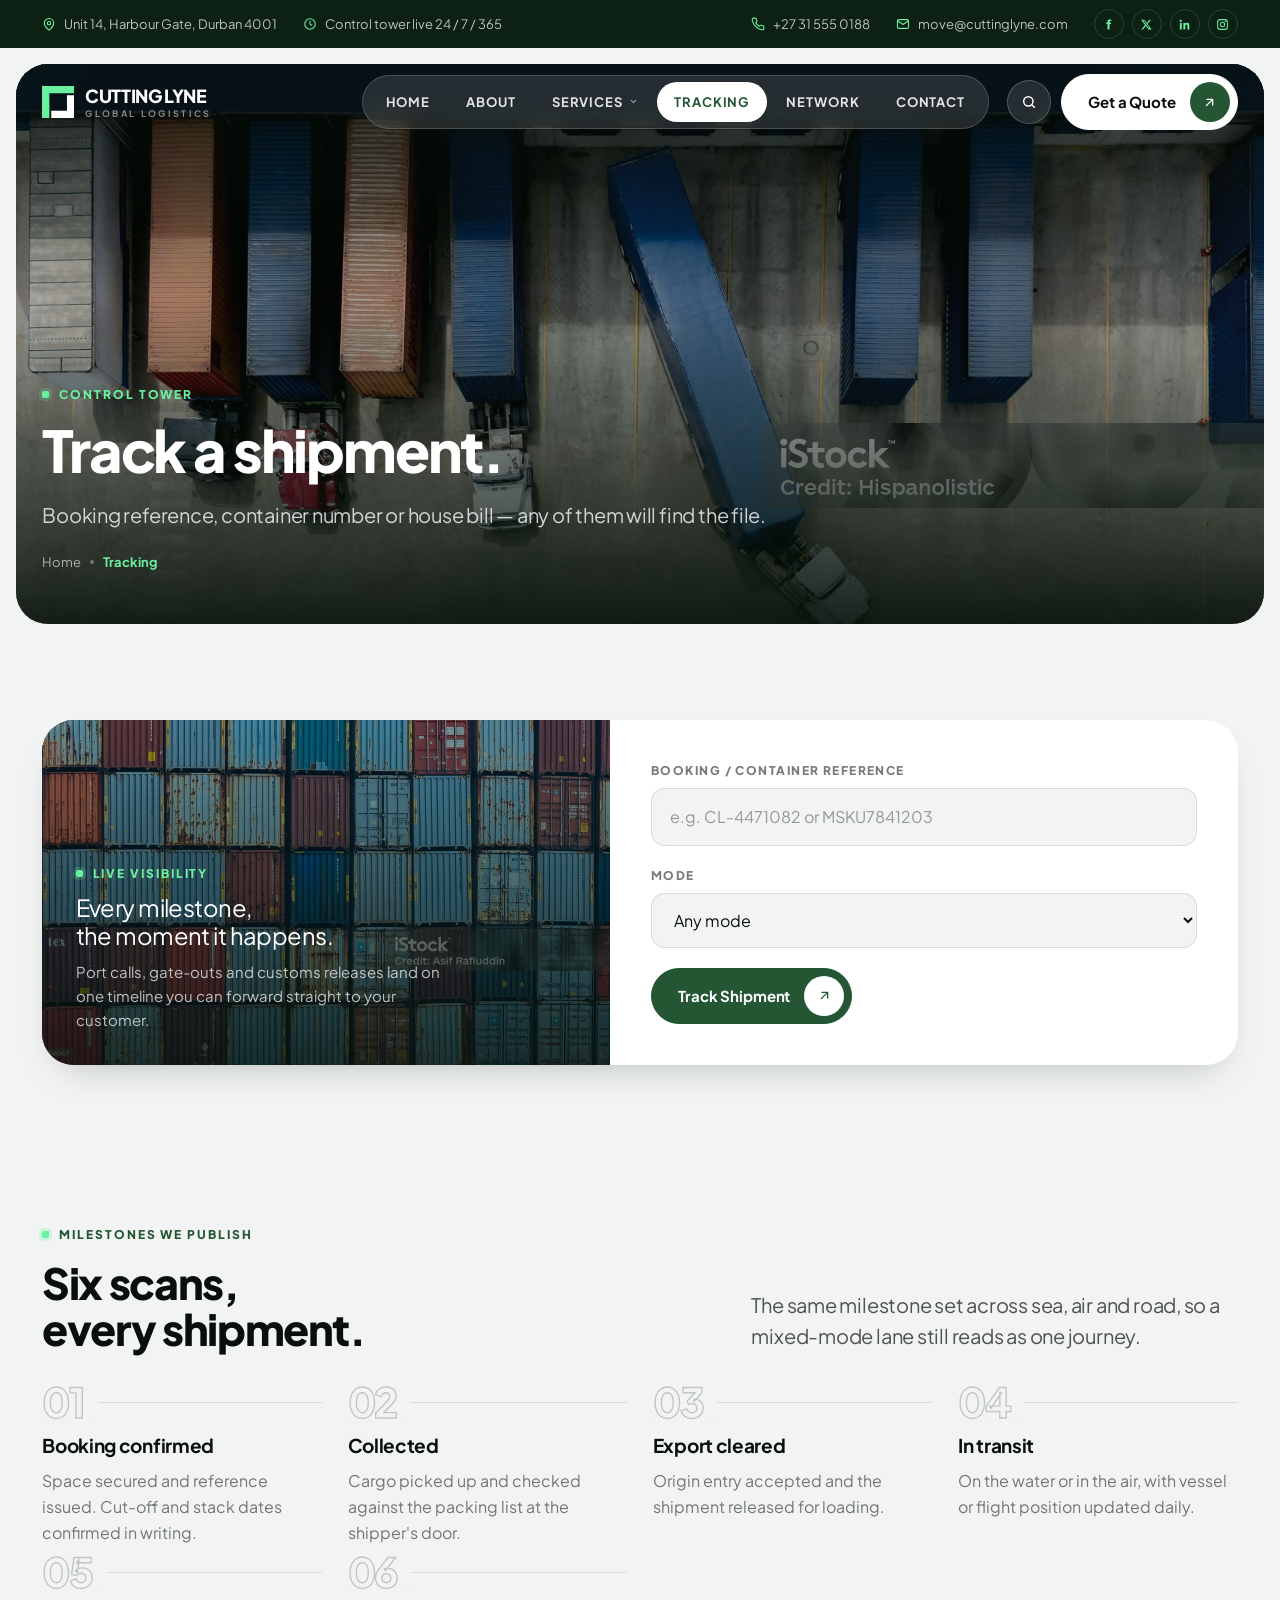
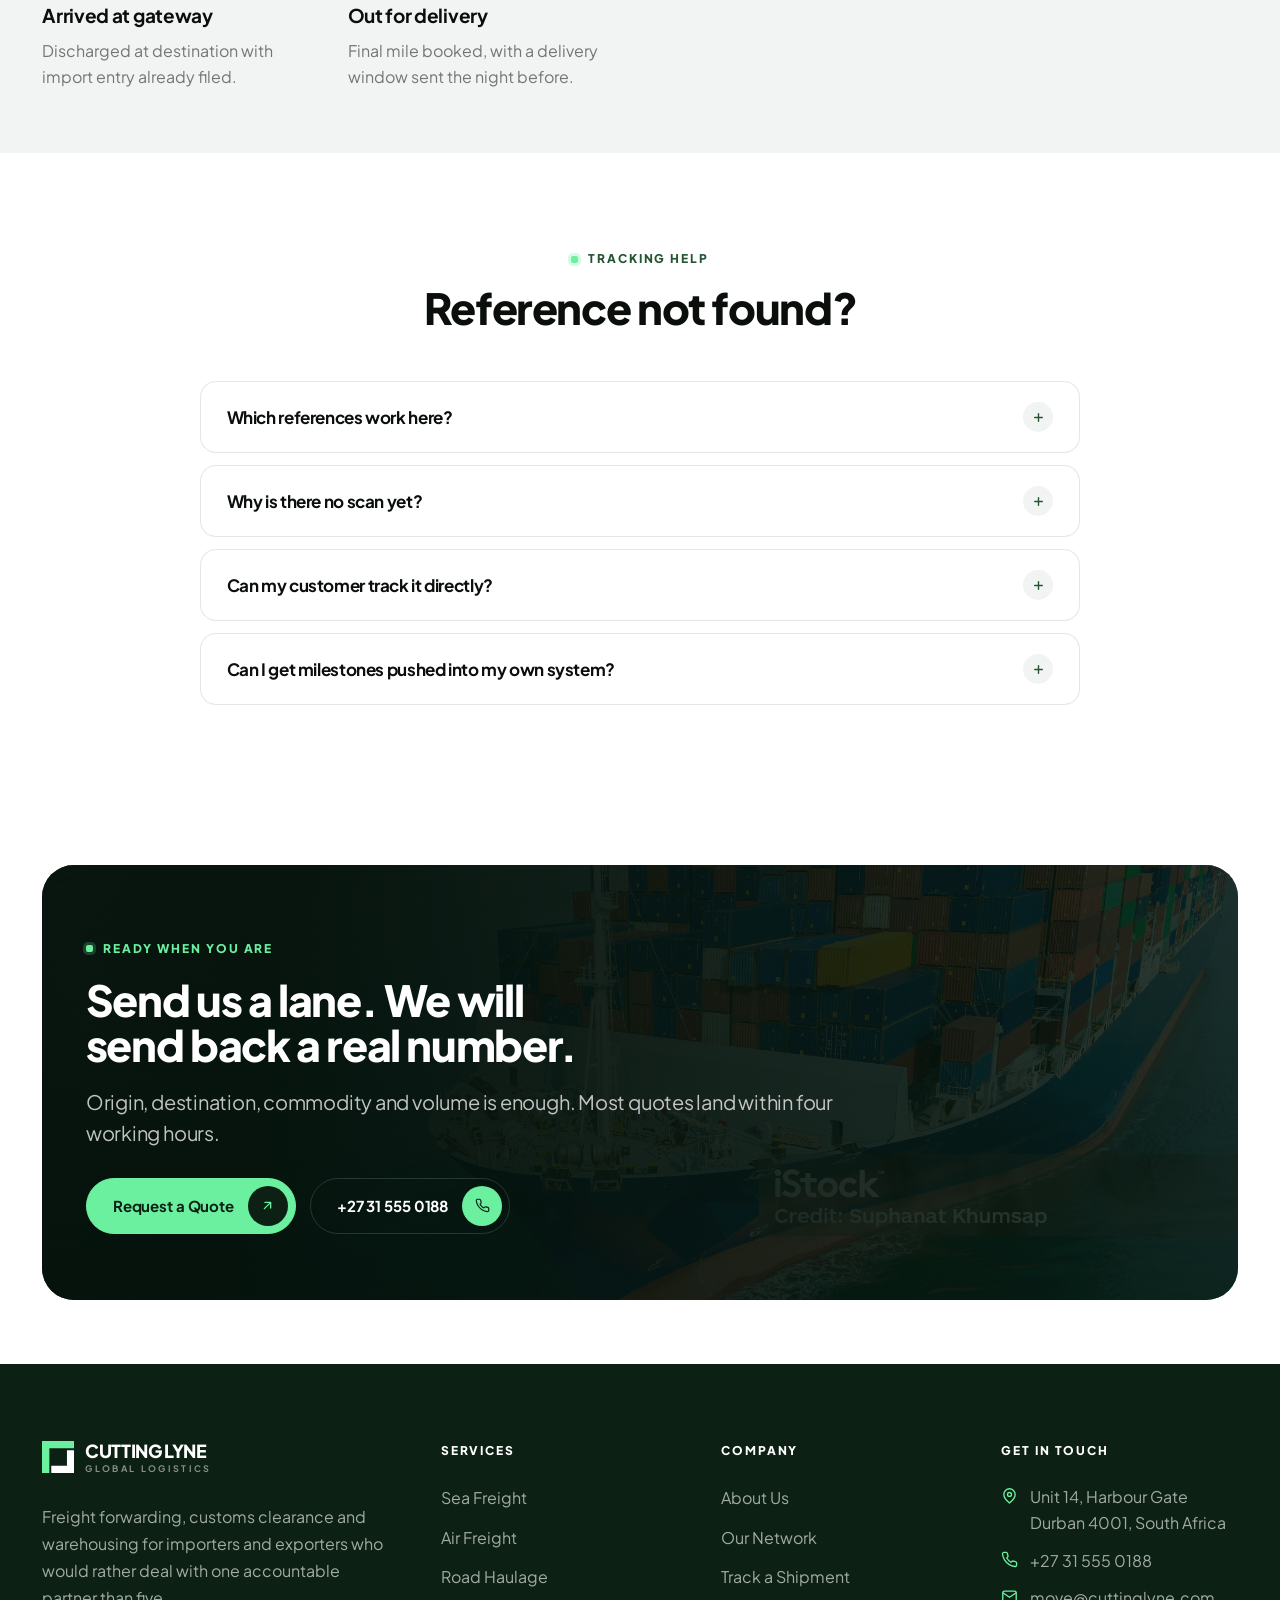
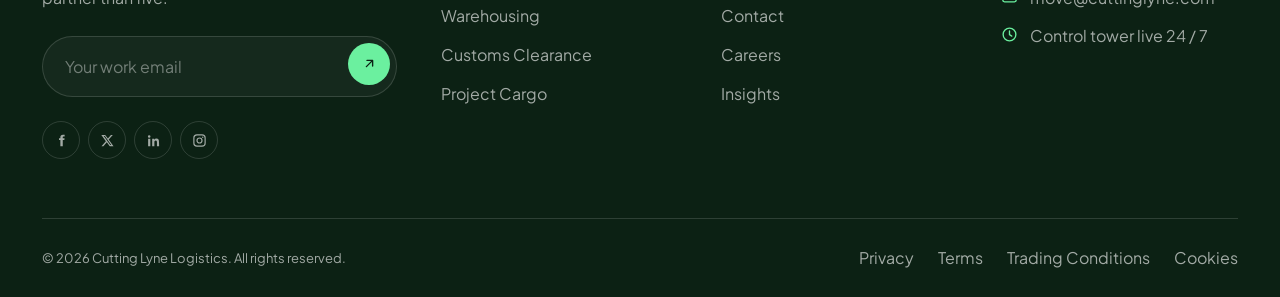
<file: tracking.html>
<!doctype html>
<html lang="en">
<head>
<meta charset="utf-8">
<meta name="viewport" content="width=device-width,initial-scale=1,viewport-fit=cover">
<title>Track a Shipment | Cutting Lyne</title>
<meta name="description" content="Track a Cutting Lyne booking or container reference and see the last confirmed scan, current milestone and estimated delivery.">
<meta name="theme-color" content="#0C2114">
<link rel="icon" href="assets/img/logo-full.png">
<link rel="preconnect" href="https://fonts.googleapis.com">
<link rel="preconnect" href="https://fonts.gstatic.com" crossorigin>
<link href="https://fonts.googleapis.com/css2?family=Plus+Jakarta+Sans:wght@400;500;600;700;800&display=swap" rel="stylesheet">
<link rel="stylesheet" href="css/style.css">
<link rel="stylesheet" href="css/nav.css">
<link rel="stylesheet" href="css/sections.css">
</head>
<body>

<a class="skip" href="#main">Skip to content</a>
<div class="progress" id="progress"></div>

<!-- ============ SVG sprite ============ -->
<svg width="0" height="0" style="position:absolute" aria-hidden="true">
  <defs>
    <symbol id="i-mark" viewBox="0 0 100 100">
      <path d="M0 0h100v23H23v77H0z" fill="var(--mark-a,#245633)"/>
      <path d="M78 29h22v71H29V77h49z" fill="var(--mark-b,#0B0F0C)"/>
    </symbol>
    <symbol id="i-arrow" viewBox="0 0 24 24" fill="none" stroke="currentColor" stroke-width="2.2" stroke-linecap="round" stroke-linejoin="round"><path d="M7 17 17 7M8 7h9v9"/></symbol>
    <symbol id="i-arrow-r" viewBox="0 0 24 24" fill="none" stroke="currentColor" stroke-width="2.2" stroke-linecap="round" stroke-linejoin="round"><path d="M4 12h15M13 6l6 6-6 6"/></symbol>
    <symbol id="i-arrow-l" viewBox="0 0 24 24" fill="none" stroke="currentColor" stroke-width="2.2" stroke-linecap="round" stroke-linejoin="round"><path d="M20 12H5M11 6l-6 6 6 6"/></symbol>
    <symbol id="i-arrow-up" viewBox="0 0 24 24" fill="none" stroke="currentColor" stroke-width="2.2" stroke-linecap="round" stroke-linejoin="round"><path d="M12 19V5M6 11l6-6 6 6"/></symbol>
    <symbol id="i-chev" viewBox="0 0 24 24" fill="none" stroke="currentColor" stroke-width="3" stroke-linecap="round" stroke-linejoin="round"><path d="m6 9 6 6 6-6"/></symbol>
    <symbol id="i-plus" viewBox="0 0 24 24" fill="none" stroke="currentColor" stroke-width="2.6" stroke-linecap="round"><path d="M12 5v14M5 12h14"/></symbol>
    <symbol id="i-close" viewBox="0 0 24 24" fill="none" stroke="currentColor" stroke-width="2.2" stroke-linecap="round"><path d="M6 6l12 12M18 6 6 18"/></symbol>
    <symbol id="i-search" viewBox="0 0 24 24" fill="none" stroke="currentColor" stroke-width="2.2" stroke-linecap="round"><circle cx="11" cy="11" r="7"/><path d="m20 20-3.5-3.5"/></symbol>
    <symbol id="i-check" viewBox="0 0 24 24" fill="none" stroke="currentColor" stroke-width="2.4" stroke-linecap="round" stroke-linejoin="round"><path d="m4 12.5 5 5L20 6.5"/></symbol>
    <symbol id="i-phone" viewBox="0 0 24 24" fill="none" stroke="currentColor" stroke-width="1.9" stroke-linecap="round" stroke-linejoin="round"><path d="M22 16.9v3a2 2 0 0 1-2.2 2 19.8 19.8 0 0 1-8.6-3.1 19.5 19.5 0 0 1-6-6A19.8 19.8 0 0 1 2.1 4.2 2 2 0 0 1 4.1 2h3a2 2 0 0 1 2 1.7c.1 1 .4 1.9.7 2.8a2 2 0 0 1-.5 2.1L8.1 9.9a16 16 0 0 0 6 6l1.3-1.2a2 2 0 0 1 2.1-.5c.9.3 1.8.6 2.8.7a2 2 0 0 1 1.7 2z"/></symbol>
    <symbol id="i-mail" viewBox="0 0 24 24" fill="none" stroke="currentColor" stroke-width="1.9" stroke-linecap="round" stroke-linejoin="round"><rect x="2.5" y="4.5" width="19" height="15" rx="2.5"/><path d="m3 7 9 6 9-6"/></symbol>
    <symbol id="i-pin" viewBox="0 0 24 24" fill="none" stroke="currentColor" stroke-width="1.9" stroke-linecap="round" stroke-linejoin="round"><path d="M20 10.5c0 5.5-8 12-8 12s-8-6.5-8-12a8 8 0 0 1 16 0z"/><circle cx="12" cy="10.5" r="2.8"/></symbol>
    <symbol id="i-clock" viewBox="0 0 24 24" fill="none" stroke="currentColor" stroke-width="1.9" stroke-linecap="round" stroke-linejoin="round"><circle cx="12" cy="12" r="9"/><path d="M12 7v5.2l3.2 2"/></symbol>
    <symbol id="i-ship" viewBox="0 0 24 24" fill="none" stroke="currentColor" stroke-width="1.8" stroke-linecap="round" stroke-linejoin="round"><path d="M2.5 18.5c1.4 0 1.4 1.3 2.8 1.3s1.4-1.3 2.8-1.3 1.4 1.3 2.8 1.3 1.4-1.3 2.8-1.3 1.4 1.3 2.8 1.3 1.4-1.3 2.8-1.3"/><path d="M4 16 3 11h18l-2.5 5"/><path d="M7 11V7h10v4M12 3v4"/></symbol>
    <symbol id="i-plane" viewBox="0 0 24 24" fill="none" stroke="currentColor" stroke-width="1.8" stroke-linecap="round" stroke-linejoin="round"><path d="M10.2 3.5a1.8 1.8 0 0 1 3.6 0l.4 6 6.6 3.8v2.3l-6.8-2-.4 4 2.3 1.8v1.6l-3.9-1.2-3.9 1.2v-1.6l2.3-1.8-.4-4-6.8 2v-2.3l6.6-3.8z"/></symbol>
    <symbol id="i-truck" viewBox="0 0 24 24" fill="none" stroke="currentColor" stroke-width="1.8" stroke-linecap="round" stroke-linejoin="round"><path d="M2 6.5h11v10H2zM13 10h4.2l2.8 3.3v3.2h-7z"/><circle cx="6.5" cy="18.2" r="1.8"/><circle cx="17" cy="18.2" r="1.8"/></symbol>
    <symbol id="i-box" viewBox="0 0 24 24" fill="none" stroke="currentColor" stroke-width="1.8" stroke-linecap="round" stroke-linejoin="round"><path d="M21 8.2v7.6a1.8 1.8 0 0 1-.9 1.5l-7.2 4a1.8 1.8 0 0 1-1.8 0l-7.2-4a1.8 1.8 0 0 1-.9-1.5V8.2a1.8 1.8 0 0 1 .9-1.5l7.2-4a1.8 1.8 0 0 1 1.8 0l7.2 4a1.8 1.8 0 0 1 .9 1.5z"/><path d="m3.3 7.2 8.7 5 8.7-5M12 21.5v-9.3"/></symbol>
    <symbol id="i-warehouse" viewBox="0 0 24 24" fill="none" stroke="currentColor" stroke-width="1.8" stroke-linecap="round" stroke-linejoin="round"><path d="M2.5 20.5V8.4L12 4l9.5 4.4v12.1"/><path d="M6.8 20.5v-7h10.4v7M6.8 17h10.4"/></symbol>
    <symbol id="i-globe" viewBox="0 0 24 24" fill="none" stroke="currentColor" stroke-width="1.8" stroke-linecap="round" stroke-linejoin="round"><circle cx="12" cy="12" r="9"/><path d="M3 12h18M12 3a15 15 0 0 1 0 18 15 15 0 0 1 0-18z"/></symbol>
    <symbol id="i-shield" viewBox="0 0 24 24" fill="none" stroke="currentColor" stroke-width="1.8" stroke-linecap="round" stroke-linejoin="round"><path d="M12 2.7 4.5 6v6c0 4.5 3.1 8.2 7.5 9.3 4.4-1.1 7.5-4.8 7.5-9.3V6z"/><path d="m9 12 2.2 2.2L15.5 10"/></symbol>
    <symbol id="i-doc" viewBox="0 0 24 24" fill="none" stroke="currentColor" stroke-width="1.8" stroke-linecap="round" stroke-linejoin="round"><path d="M14 2.5H7a2 2 0 0 0-2 2v15a2 2 0 0 0 2 2h10a2 2 0 0 0 2-2V7.5z"/><path d="M14 2.5v5h5M8.5 13h7M8.5 17h5"/></symbol>
    <symbol id="i-radar" viewBox="0 0 24 24" fill="none" stroke="currentColor" stroke-width="1.8" stroke-linecap="round" stroke-linejoin="round"><circle cx="12" cy="12" r="2.4"/><path d="M17 7a7 7 0 0 1 0 10M7 17A7 7 0 0 1 7 7M20.5 3.5a12 12 0 0 1 0 17M3.5 20.5a12 12 0 0 1 0-17"/></symbol>
    <symbol id="i-star" viewBox="0 0 24 24" fill="currentColor"><path d="m12 2.6 2.9 5.9 6.5.9-4.7 4.6 1.1 6.5-5.8-3-5.8 3L7.3 14 2.6 9.4l6.5-.9z"/></symbol>
    <symbol id="i-fb" viewBox="0 0 24 24" fill="currentColor"><path d="M14 8.5V6.9c0-.8.2-1.2 1.4-1.2H17V2.8h-2.6c-3.1 0-4.2 1.5-4.2 4v1.7H8V11h2.2v10H14V11h2.5l.4-2.5z"/></symbol>
    <symbol id="i-x" viewBox="0 0 24 24" fill="currentColor"><path d="M17.5 3h3l-6.6 7.5L21.6 21h-6l-4.7-6.1L5.4 21h-3l7-8L2.1 3h6.2l4.3 5.6zm-1.1 16.1h1.7L7.7 4.8H5.9z"/></symbol>
    <symbol id="i-in" viewBox="0 0 24 24" fill="currentColor"><path d="M6.9 21H3.4V9.1h3.5zM5.1 7.5a2 2 0 1 1 0-4.1 2 2 0 0 1 0 4.1zM21 21h-3.5v-5.8c0-1.4 0-3.2-1.9-3.2s-2.2 1.5-2.2 3.1V21H9.9V9.1h3.3v1.6h.1a3.7 3.7 0 0 1 3.3-1.8c3.5 0 4.2 2.3 4.2 5.3z"/></symbol>
    <symbol id="i-ig" viewBox="0 0 24 24" fill="none" stroke="currentColor" stroke-width="1.9"><rect x="3" y="3" width="18" height="18" rx="5"/><circle cx="12" cy="12" r="4"/><circle cx="17.2" cy="6.8" r="1.1" fill="currentColor" stroke="none"/></symbol>
  </defs>
</svg>

<!-- ============ Top bar ============ -->
<div class="topbar">
  <div class="shell topbar__in">
    <ul class="topbar__list">
      <li><svg><use href="#i-pin"></use></svg> Unit 14, Harbour Gate, Durban 4001</li>
      <li class="topbar__hide"><svg><use href="#i-clock"></use></svg> Control tower live 24 / 7 / 365</li>
    </ul>
    <ul class="topbar__list">
      <li><svg><use href="#i-phone"></use></svg> <a href="tel:+27315550188">+27 31 555 0188</a></li>
      <li class="topbar__hide"><svg><use href="#i-mail"></use></svg> <a href="mailto:move@cuttinglyne.com">move@cuttinglyne.com</a></li>
      <li class="topbar__socials">
        <a href="#" aria-label="Facebook"><svg><use href="#i-fb"></use></svg></a>
        <a href="#" aria-label="X"><svg><use href="#i-x"></use></svg></a>
        <a href="#" aria-label="LinkedIn"><svg><use href="#i-in"></use></svg></a>
        <a href="#" aria-label="Instagram"><svg><use href="#i-ig"></use></svg></a>
      </li>
    </ul>
  </div>
</div>

<header class="phero">
  <div class="nav-wrap">
    <div class="hero-shell">
      <nav class="nav" aria-label="Primary">
        <a class="brand brand--light nav__logo" href="index.html">
          <svg class="brand__mark" viewBox="0 0 100 100"><use href="#i-mark"></use></svg>
          <span class="brand__word">Cutting Lyne<small>Global Logistics</small></span>
        </a>

        <div class="nav__menu">
          <div class="nav__item"><a class="nav__link" href="index.html">Home</a></div>
          <div class="nav__item"><a class="nav__link" href="about.html">About</a></div>
          <div class="nav__item">
            <a class="nav__link" href="services.html">Services <svg><use href="#i-chev"></use></svg></a>
            <div class="nav__drop">
              <a href="service-sea-freight.html">Sea Freight</a>
              <a href="services.html#air">Air Freight</a>
              <a href="services.html#road">Road Haulage</a>
              <a href="services.html#warehouse">Warehousing</a>
              <a href="services.html#customs">Customs Clearance</a>
              <a href="services.html#project">Project Cargo</a>
            </div>
          </div>
          <div class="nav__item"><a class="nav__link" href="tracking.html">Tracking</a></div>
          <div class="nav__item"><a class="nav__link" href="about.html#network">Network</a></div>
          <div class="nav__item"><a class="nav__link" href="contact.html">Contact</a></div>
        </div>

        <div class="nav__tools">
          <button class="nav__search" aria-label="Search"><svg><use href="#i-search"></use></svg></button>
          <a class="btn btn--white nav__cta" href="contact.html">Get a Quote
            <span class="ico"><svg><use href="#i-arrow"></use></svg></span></a>
          <button class="burger" data-drawer-open aria-label="Open menu">
            <span></span><span></span><span></span>
          </button>
        </div>
      </nav>
    </div>
  </div>
  <div class="phero__frame">
    <img src="assets/img/docks-aerial.jpg" alt="Aerial view of loading docks">
    <div class="phero__body hero-shell">
      <span class="eyebrow eyebrow--light">Control tower</span>
      <h1 class="h1">Track a shipment.</h1>
      <p class="lead">Booking reference, container number or house bill &mdash; any of them will find the file.</p>
      <nav class="crumbs" aria-label="Breadcrumb">
        <a href="index.html">Home</a><i></i><span class="now">Tracking</span>
      </nav>
    </div>
  </div>
</header>

<main id="main">

<section class="section bg-mist">
  <div class="shell">
    <div class="track rv">
      <div class="track__shot">
        <img src="assets/img/containers-wall.jpg" alt="Stacked shipping containers">
        <div class="ov">
          <span class="eyebrow eyebrow--light">Live visibility</span>
          <p class="h3" style="color:#fff">Every milestone,<br>the moment it happens.</p>
          <p style="color:rgba(255,255,255,.72);font-size:.9375rem;max-width:34ch">Port calls, gate-outs and customs releases land on one timeline you can forward straight to your customer.</p>
        </div>
      </div>
      <form class="track__form" id="track-form" novalidate>
        <div class="field">
          <label for="track-id">Booking / container reference</label>
          <input id="track-id" name="ref" type="text" placeholder="e.g. CL-4471082 or MSKU7841203" autocomplete="off">
        </div>
        <div class="field">
          <label for="track-mode">Mode</label>
          <select id="track-mode" name="mode">
            <option>Any mode</option><option>Sea freight</option>
            <option>Air freight</option><option>Road haulage</option>
          </select>
        </div>
        <div><button class="btn" type="submit">Track Shipment
          <span class="ico"><svg><use href="#i-arrow"></use></svg></span></button></div>
        <div class="track__result" id="track-out" hidden></div>
      </form>
    </div>
  </div>
</section>

<section class="section--tight bg-mist">
  <div class="shell">
    <div class="shead">
      <div class="shead__t rv">
        <span class="eyebrow">Milestones we publish</span>
        <h2 class="h2">Six scans,<br>every shipment.</h2>
      </div>
      <div class="shead__x rv"><p class="lead">The same milestone set across sea, air and road, so a mixed-mode lane still reads as one journey.</p></div>
    </div>
    <div class="steps mt-l">
      <div class="step rv"><h3 class="h4">Booking confirmed</h3><p>Space secured and reference issued. Cut-off and stack dates confirmed in writing.</p></div>
      <div class="step rv"><h3 class="h4">Collected</h3><p>Cargo picked up and checked against the packing list at the shipper's door.</p></div>
      <div class="step rv"><h3 class="h4">Export cleared</h3><p>Origin entry accepted and the shipment released for loading.</p></div>
      <div class="step rv"><h3 class="h4">In transit</h3><p>On the water or in the air, with vessel or flight position updated daily.</p></div>
      <div class="step rv"><h3 class="h4">Arrived at gateway</h3><p>Discharged at destination with import entry already filed.</p></div>
      <div class="step rv"><h3 class="h4">Out for delivery</h3><p>Final mile booked, with a delivery window sent the night before.</p></div>
    </div>
  </div>
</section>

<section class="section bg-white">
  <div class="shell">
    <div class="shead shead--center rv">
      <div class="shead__t" style="justify-items:center">
        <span class="eyebrow">Tracking help</span>
        <h2 class="h2">Reference not found?</h2>
      </div>
    </div>
    <div class="faq mt-l rv" style="max-width:880px;margin-inline:auto">
      <div class="faq__i"><button class="faq__q" aria-expanded="false">Which references work here?<i><svg><use href="#i-plus"></use></svg></i></button>
        <div class="faq__a"><div><p>Your Cutting Lyne booking reference (CL-nnnnnnn), the container number, the house bill or the airwaybill. Any of them resolves to the same file.</p></div></div></div>
      <div class="faq__i"><button class="faq__q" aria-expanded="false">Why is there no scan yet?<i><svg><use href="#i-plus"></use></svg></i></button>
        <div class="faq__a"><div><p>A booking shows no movement scan until collection. If it has been more than one working day since the collection window, call your coordinator rather than waiting for the page to change.</p></div></div></div>
      <div class="faq__i"><button class="faq__q" aria-expanded="false">Can my customer track it directly?<i><svg><use href="#i-plus"></use></svg></i></button>
        <div class="faq__a"><div><p>Yes. Ask your coordinator for a share link, which shows milestones and ETA without exposing rates, supplier names or any commercial detail.</p></div></div></div>
      <div class="faq__i"><button class="faq__q" aria-expanded="false">Can I get milestones pushed into my own system?<i><svg><use href="#i-plus"></use></svg></i></button>
        <div class="faq__a"><div><p>We publish milestone events over a REST webhook and can map to most TMS and ERP schemas. Your coordinator will put you in touch with our integration team.</p></div></div></div>
    </div>
  </div>
</section>

<section class="section--tight bg-white">
  <div class="shell-wide">
    <div class="cta rv">
      <img src="assets/img/ship-ocean.jpg" alt="">
      <span class="eyebrow eyebrow--light">Ready when you are</span>
      <h2 class="h2 mt-s">Send us a lane. We will send back a real number.</h2>
      <p class="lead mt-s">Origin, destination, commodity and volume is enough. Most quotes land within four working hours.</p>
      <div class="cta__row">
        <a class="btn btn--mint" href="contact.html">Request a Quote
          <span class="ico"><svg><use href="#i-arrow"></use></svg></span></a>
        <a class="btn btn--onDark" href="tel:+27315550188">+27 31 555 0188
          <span class="ico"><svg><use href="#i-phone"></use></svg></span></a>
      </div>
    </div>
  </div>
</section>

</main>

<!-- ============ Footer ============ -->
<footer class="foot">
  <div class="shell">
    <div class="foot__grid">
      <div class="foot__about">
        <a class="brand brand--light" href="index.html">
          <svg class="brand__mark" viewBox="0 0 100 100"><use href="#i-mark"></use></svg>
          <span class="brand__word">Cutting Lyne<small>Global Logistics</small></span>
        </a>
        <p>Freight forwarding, customs clearance and warehousing for importers and exporters who would rather deal with one accountable partner than five.</p>
        <form class="foot__news" data-demo-form>
          <input type="email" placeholder="Your work email" aria-label="Email address" required>
          <button type="submit" aria-label="Subscribe"><svg><use href="#i-arrow"></use></svg></button>
        </form>
        <div class="foot__socials">
          <a href="#" aria-label="Facebook"><svg><use href="#i-fb"></use></svg></a>
          <a href="#" aria-label="X"><svg><use href="#i-x"></use></svg></a>
          <a href="#" aria-label="LinkedIn"><svg><use href="#i-in"></use></svg></a>
          <a href="#" aria-label="Instagram"><svg><use href="#i-ig"></use></svg></a>
        </div>
      </div>

      <div>
        <h4>Services</h4>
        <ul>
          <li><a href="service-sea-freight.html">Sea Freight</a></li>
          <li><a href="services.html#air">Air Freight</a></li>
          <li><a href="services.html#road">Road Haulage</a></li>
          <li><a href="services.html#warehouse">Warehousing</a></li>
          <li><a href="services.html#customs">Customs Clearance</a></li>
          <li><a href="services.html#project">Project Cargo</a></li>
        </ul>
      </div>

      <div>
        <h4>Company</h4>
        <ul>
          <li><a href="about.html">About Us</a></li>
          <li><a href="about.html#network">Our Network</a></li>
          <li><a href="tracking.html">Track a Shipment</a></li>
          <li><a href="contact.html">Contact</a></li>
          <li><a href="#">Careers</a></li>
          <li><a href="#">Insights</a></li>
        </ul>
      </div>

      <div>
        <h4>Get in touch</h4>
        <ul class="foot__contact">
          <li><svg><use href="#i-pin"></use></svg> Unit 14, Harbour Gate<br>Durban 4001, South Africa</li>
          <li><svg><use href="#i-phone"></use></svg> <a href="tel:+27315550188">+27 31 555 0188</a></li>
          <li><svg><use href="#i-mail"></use></svg> <a href="mailto:move@cuttinglyne.com">move@cuttinglyne.com</a></li>
          <li><svg><use href="#i-clock"></use></svg> Control tower live 24 / 7</li>
        </ul>
      </div>
    </div>

    <div class="foot__bar">
      <p>&copy; <span data-year>2026</span> Cutting Lyne Logistics. All rights reserved.</p>
      <nav><a href="#">Privacy</a><a href="#">Terms</a><a href="#">Trading Conditions</a><a href="#">Cookies</a></nav>
    </div>
  </div>
</footer>

<button class="totop" id="totop" aria-label="Back to top"><svg><use href="#i-arrow-up"></use></svg></button>

<button class="totop" id="totop" aria-label="Back to top"><svg><use href="#i-arrow-up"></use></svg></button>

<!-- ============ Mobile drawer ============ -->
<div class="drawer" id="drawer">
  <div class="drawer__top">
    <a class="brand brand--light" href="index.html">
      <svg class="brand__mark" viewBox="0 0 100 100"><use href="#i-mark"></use></svg>
      <span class="brand__word">Cutting Lyne<small>Global Logistics</small></span>
    </a>
    <button class="drawer__close" data-drawer-close aria-label="Close menu"><svg><use href="#i-close"></use></svg></button>
  </div>
  <nav class="drawer__nav">
    <a href="index.html">Home</a>
    <a href="about.html">About</a>
    <a href="services.html">Services</a>
    <a href="tracking.html">Tracking</a>
    <a href="about.html#network">Network</a>
    <a href="contact.html">Contact</a>
  </nav>
  <div class="drawer__foot">
    <div class="row"><svg><use href="#i-phone"></use></svg> +27 31 555 0188</div>
    <div class="row"><svg><use href="#i-mail"></use></svg> move@cuttinglyne.com</div>
    <a class="btn btn--mint" href="contact.html" style="justify-self:start">Get a Quote
      <span class="ico"><svg><use href="#i-arrow"></use></svg></span></a>
  </div>
</div>

<script src="js/main.js"></script>
</body>
</html>
</file>
<file: css/style.css>
/* ==========================================================================
   Cutting Lyne — Global Logistics
   Design system
   Palette sourced from the brand mark: forest #245633 / black,
   accent mint #6BF09F, on white.
   ========================================================================== */

/* ---------- 1. Tokens ---------- */
:root{
  --ink:#0B0F0C;
  --ink-70:rgba(11,15,12,.70);
  --ink-55:rgba(11,15,12,.55);
  --ink-40:rgba(11,15,12,.40);

  --forest:#245633;
  --forest-600:#1E492D;
  --forest-800:#14331E;
  --forest-900:#0C2114;

  --mint:#6BF09F;
  --mint-300:#9CF5C0;
  --mint-100:#DFFBEA;

  --paper:#FFFFFF;
  --mist:#F1F4F2;
  --mist-2:#E8EDEA;

  --line:rgba(11,15,12,.10);
  --line-soft:rgba(11,15,12,.06);
  --line-dark:rgba(255,255,255,.14);

  --r-xs:10px;
  --r-sm:16px;
  --r-md:24px;
  --r-lg:32px;
  --r-xl:40px;

  --shell:1440px;
  --gutter:clamp(18px,3.3vw,44px);

  --ease:cubic-bezier(.22,.61,.36,1);
  --ease-out:cubic-bezier(.16,1,.3,1);

  --shadow-sm:0 2px 10px rgba(11,15,12,.05);
  --shadow-md:0 18px 40px -22px rgba(11,15,12,.30);
  --shadow-lg:0 40px 80px -40px rgba(11,15,12,.45);

  --nav-h:76px;

  /* ---- Type scale -------------------------------------------------------
     Two ratios. Display sizes step by ~1.26 so headlines separate hard;
     text sizes step by ~1.18 so body and UI stay tight and readable.
     Body is 17px, not 16 — 16px reads as browser-default. The display:body
     ratio lands at ~4.6:1, the editorial range; the old scale was 5.6:1,
     which is what made the small text feel undersized.
     Tracking scales inversely with size: big type needs it negative, all-caps
     micro type needs it open. ------------------------------------------- */
  --fs-micro:.75rem;      /* 12px — eyebrows, nav, field labels   */
  --fs-2xs:.8125rem;      /* 13px — top bar, breadcrumbs, meta    */
  --fs-xs:.875rem;        /* 14px — dense UI                      */
  --fs-sm:.9375rem;       /* 15px — captions, fine print          */
  --fs-base:1.0625rem;    /* 17px — body                          */
  --fs-md:1rem;           /* 16px — card body, form controls      */
  --fs-lg:1.25rem;        /* 20px — lead paragraphs               */

  --fs-h4:clamp(1.1875rem,1.45vw,1.3125rem);  /* 19 → 21 (maxes at 1448px) */
  --fs-h3:clamp(1.4rem,1.85vw,1.8125rem);     /* 22.4 → 29 */
  --fs-statement:clamp(1.6rem,2.7vw,2.5rem);  /* 25.6 → 40 */
  --fs-h2:clamp(1.95rem,3.35vw,3.0625rem);    /* 31.2 → 49 */
  --fs-h1:clamp(2.35rem,4.5vw,3.875rem);      /* 37.6 → 62 */
  --fs-display:clamp(2.55rem,5.4vw,4.875rem); /* 40.8 → 78 */
}

/* ---------- 2. Reset ---------- */
*,*::before,*::after{box-sizing:border-box}
html{-webkit-text-size-adjust:100%}
body,h1,h2,h3,h4,h5,p,figure,blockquote,dl,dd{margin:0}
ul,ol{margin:0;padding:0;list-style:none}
img,svg,video{display:block;max-width:100%}
button,input,select,textarea{font:inherit;color:inherit}
button{background:none;border:0;cursor:pointer}
a{color:inherit;text-decoration:none}
:focus-visible{outline:2px solid var(--forest);outline-offset:3px;border-radius:4px}

.skip{
  position:absolute;left:12px;top:-100px;z-index:400;
  padding:12px 20px;border-radius:999px;background:var(--forest);color:#fff;
  font-size:.875rem;font-weight:700;transition:top .25s var(--ease);
}
.skip:focus{top:12px}

html{scroll-behavior:smooth}
@media (prefers-reduced-motion:reduce){
  html{scroll-behavior:auto}
  *,*::before,*::after{animation-duration:.01ms!important;animation-iteration-count:1!important;transition-duration:.01ms!important}
}

body{
  font-family:'Plus Jakarta Sans','Segoe UI',system-ui,-apple-system,sans-serif;
  font-size:var(--fs-base);
  line-height:1.6;
  color:var(--ink);
  background:var(--mist);
  -webkit-font-smoothing:antialiased;
  overflow-x:hidden;
}

/* ---------- 3. Layout primitives ---------- */
.shell{width:min(100% - (var(--gutter)*2),var(--shell));margin-inline:auto}
.shell-wide{width:min(100% - (var(--gutter)*2),1660px);margin-inline:auto}
.section{padding-block:clamp(64px,7.5vw,120px)}
.section--tight{padding-block:clamp(48px,5vw,80px)}
.stack>*+*{margin-top:var(--s,24px)}
.grid{display:grid;gap:clamp(20px,2.2vw,32px)}
.only-lg{display:none}
@media(min-width:1024px){.only-lg{display:block}}

/* ---------- 4. Type ---------- */
/* Line-height tightens as size grows; tracking opens as size shrinks. */
h1,h2,h3,h4,.display{font-weight:800;text-wrap:balance}

.display{font-size:var(--fs-display);line-height:.98;letter-spacing:-.042em}
.h1{font-size:var(--fs-h1);line-height:1;letter-spacing:-.038em}
.h2{font-size:var(--fs-h2);line-height:1.06;letter-spacing:-.032em}
.h3{font-size:var(--fs-h3);line-height:1.2;letter-spacing:-.024em}
.h4{font-size:var(--fs-h4);line-height:1.32;letter-spacing:-.016em;font-weight:700}

.lead{font-size:var(--fs-lg);line-height:1.55;letter-spacing:-.011em;color:var(--ink-70)}
.body-sm{font-size:var(--fs-sm);line-height:1.66;color:var(--ink-55)}
.muted{color:var(--ink-55)}

.statement{
  font-size:var(--fs-statement);
  font-weight:700;line-height:1.2;letter-spacing:-.028em;
}
.statement em{font-style:normal;color:var(--forest)}

/* Eyebrow */
.eyebrow{
  display:inline-flex;align-items:center;gap:10px;
  font-size:var(--fs-micro);font-weight:800;letter-spacing:.16em;text-transform:uppercase;
  color:var(--forest);
}
.eyebrow::before{
  content:"";width:7px;height:7px;border-radius:2px;background:var(--mint);
  box-shadow:0 0 0 3px rgba(107,240,159,.28);
}
.eyebrow--light{color:var(--mint)}
.eyebrow--light::before{background:var(--mint);box-shadow:0 0 0 3px rgba(107,240,159,.20)}

/* Pill tag (hero) */
.tag{
  display:inline-flex;align-items:center;gap:10px;
  padding:9px 18px;border-radius:999px;
  border:1px solid rgba(255,255,255,.38);
  background:rgba(255,255,255,.10);
  backdrop-filter:blur(10px);-webkit-backdrop-filter:blur(10px);
  font-size:var(--fs-micro);font-weight:800;letter-spacing:.16em;text-transform:uppercase;color:#fff;
}
.tag i{width:6px;height:6px;border-radius:50%;background:var(--mint);flex:none;
  box-shadow:0 0 0 4px rgba(107,240,159,.25)}

/* ---------- 5. Buttons ---------- */
.btn{
  --bg:var(--forest);--fg:#fff;--bd:var(--forest);
  position:relative;display:inline-flex;align-items:center;gap:14px;
  padding:7px 7px 7px 26px;border-radius:999px;
  background:var(--bg);color:var(--fg);border:1px solid var(--bd);
  font-size:var(--fs-sm);font-weight:700;letter-spacing:-.008em;white-space:nowrap;
  transition:background .35s var(--ease),color .35s var(--ease),border-color .35s var(--ease),transform .35s var(--ease);
}
.btn .ico{
  width:40px;height:40px;flex:none;border-radius:50%;
  display:grid;place-items:center;background:#fff;color:var(--forest);
  transition:transform .45s var(--ease-out),background .35s var(--ease),color .35s var(--ease);
}
.btn .ico svg{width:15px;height:15px}
.btn:hover{transform:translateY(-2px)}
.btn:hover .ico{transform:rotate(45deg)}

.btn--mint{--bg:var(--mint);--fg:var(--forest-900);--bd:var(--mint)}
.btn--mint .ico{background:var(--forest-900);color:var(--mint)}
.btn--white{--bg:#fff;--fg:var(--ink);--bd:#fff}
.btn--white .ico{background:var(--forest);color:#fff}
.btn--ghost{--bg:transparent;--fg:var(--ink);--bd:var(--line)}
.btn--ghost .ico{background:var(--forest);color:#fff}
.btn--ghost:hover{--bd:var(--forest)}
.btn--glass{--bg:rgba(255,255,255,.14);--fg:#fff;--bd:rgba(255,255,255,.30);
  backdrop-filter:blur(12px);-webkit-backdrop-filter:blur(12px)}
.btn--glass .ico{background:#fff;color:var(--forest)}
.btn--onDark{--bg:transparent;--fg:#fff;--bd:var(--line-dark)}
.btn--onDark .ico{background:var(--mint);color:var(--forest-900)}
.btn--onDark:hover{--bd:var(--mint)}
.btn--sm{padding:5px 5px 5px 20px;font-size:var(--fs-xs)}
.btn--sm .ico{width:32px;height:32px}
.btn--sm .ico svg{width:13px;height:13px}

/* text link with arrow */
.tlink{display:inline-flex;align-items:center;gap:9px;font-weight:700;font-size:var(--fs-sm);color:var(--forest)}
.tlink svg{width:14px;height:14px;transition:transform .4s var(--ease-out)}
.tlink:hover svg{transform:translate(3px,-3px)}

/* circular icon button */
.iconbtn{
  width:52px;height:52px;border-radius:50%;display:grid;place-items:center;
  border:1px solid var(--line);color:var(--ink);background:transparent;
  transition:background .3s var(--ease),color .3s var(--ease),border-color .3s var(--ease);
}
.iconbtn svg{width:16px;height:16px}
.iconbtn:hover{background:var(--forest);border-color:var(--forest);color:#fff}
.iconbtn--onDark{border-color:var(--line-dark);color:#fff}
.iconbtn--onDark:hover{background:var(--mint);border-color:var(--mint);color:var(--forest-900)}
.iconbtn:disabled{opacity:.35;pointer-events:none}

/* ---------- 6. Brand mark ---------- */
.brand{display:inline-flex;align-items:center;gap:11px}
.brand__mark{width:32px;height:32px;flex:none;--mark-a:var(--forest);--mark-b:var(--ink)}
.brand__word{
  font-size:1.125rem;font-weight:800;letter-spacing:-.022em;line-height:1;
  text-transform:uppercase;
}
.brand__word small{display:block;font-size:.5625rem;font-weight:700;letter-spacing:.26em;
  color:var(--ink-40);margin-top:4px}
.brand--light .brand__mark{--mark-a:var(--mint);--mark-b:#fff}
.brand--light .brand__word{color:#fff}
.brand--light .brand__word small{color:rgba(255,255,255,.5)}
</file>
<file: css/nav.css>
/* ==========================================================================
   Cutting Lyne — Top bar, navigation, drawer, heroes
   ========================================================================== */

/* ---------- Top bar ---------- */
.topbar{
  background:var(--forest-900);color:rgba(255,255,255,.72);
  font-size:var(--fs-2xs);
}
.topbar__in{
  display:flex;align-items:center;justify-content:space-between;gap:24px;
  min-height:44px;padding-block:9px;flex-wrap:wrap;
}
.topbar__list{display:flex;align-items:center;gap:26px;flex-wrap:wrap}
.topbar__list li{display:flex;align-items:center;gap:8px}
.topbar__list svg{width:14px;height:14px;color:var(--mint);flex:none}
.topbar a:hover{color:#fff}
.topbar__socials{display:flex;align-items:center;gap:6px}
.topbar__socials a{
  width:30px;height:30px;border-radius:50%;display:grid;place-items:center;
  border:1px solid rgba(255,255,255,.14);transition:.3s var(--ease);
}
.topbar__socials a svg{width:13px;height:13px}
.topbar__socials a:hover{background:var(--mint);border-color:var(--mint);color:var(--forest-900)}
@media(max-width:900px){.topbar__hide{display:none}}
@media(max-width:700px){.topbar{display:none}}

/* ---------- Nav: floating pill over the hero ---------- */
.nav-wrap{
  position:absolute;top:0;left:var(--hero-inset,0px);right:var(--hero-inset,0px);
  z-index:60;padding-top:16px;
}
.nav-wrap--solid{
  position:sticky;top:0;padding-top:0;
  background:var(--paper);border-bottom:1px solid var(--line);
}

.nav{display:flex;align-items:center;gap:18px;min-height:var(--nav-h)}
.nav__logo{margin-right:auto}

.nav__menu{display:none}
@media(min-width:1140px){
  .nav__menu{
    display:flex;align-items:center;gap:2px;
    padding:6px;border-radius:999px;
    background:rgba(255,255,255,.12);
    border:1px solid rgba(255,255,255,.18);
    backdrop-filter:blur(14px);-webkit-backdrop-filter:blur(14px);
  }
  .nav-wrap--solid .nav__menu{background:var(--mist);border-color:transparent}
}

.nav__link{
  position:relative;display:inline-flex;align-items:center;gap:6px;
  padding:10px 17px;border-radius:999px;
  font-size:var(--fs-2xs);font-weight:700;letter-spacing:.07em;text-transform:uppercase;
  color:rgba(255,255,255,.88);
  transition:background .3s var(--ease),color .3s var(--ease);
}
.nav__link svg{width:9px;height:9px;opacity:.65}
.nav__link:hover,.nav__link.is-active{background:#fff;color:var(--forest)}
.nav-wrap--solid .nav__link{color:var(--ink-70)}
.nav-wrap--solid .nav__link:hover,
.nav-wrap--solid .nav__link.is-active{background:var(--forest);color:#fff}

.nav__item{position:relative}
.nav__drop{
  position:absolute;top:calc(100% + 16px);left:50%;translate:-50% 0;
  min-width:238px;padding:10px;border-radius:var(--r-sm);
  background:#fff;box-shadow:var(--shadow-lg);border:1px solid var(--line-soft);
  opacity:0;visibility:hidden;transform:translateY(10px);
  transition:opacity .28s var(--ease),transform .28s var(--ease),visibility .28s;
}
.nav__item:hover .nav__drop,
.nav__item:focus-within .nav__drop{opacity:1;visibility:visible;transform:none}
.nav__drop a{
  display:flex;align-items:center;gap:10px;padding:10px 14px;border-radius:10px;
  font-size:var(--fs-md);font-weight:600;color:var(--ink-70);transition:.25s var(--ease);
}
.nav__drop a::before{
  content:"";width:5px;height:5px;border-radius:50%;background:var(--mint);
  opacity:0;transition:.25s var(--ease);
}
.nav__drop a:hover{background:var(--mist);color:var(--forest)}
.nav__drop a:hover::before{opacity:1}

.nav__tools{display:flex;align-items:center;gap:10px}
.nav__search{
  width:44px;height:44px;border-radius:50%;display:grid;place-items:center;
  border:1px solid rgba(255,255,255,.22);background:rgba(255,255,255,.12);color:#fff;
  backdrop-filter:blur(12px);-webkit-backdrop-filter:blur(12px);
  transition:.3s var(--ease);
}
.nav__search svg{width:16px;height:16px}
.nav__search:hover{background:#fff;color:var(--forest)}
.nav-wrap--solid .nav__search{border-color:var(--line);background:transparent;color:var(--ink)}
.nav-wrap--solid .nav__search:hover{background:var(--forest);color:#fff}

.nav__cta{display:none}
@media(min-width:780px){.nav__cta{display:inline-flex}}

/* burger */
.burger{
  width:44px;height:44px;border-radius:50%;
  display:flex;flex-direction:column;align-items:center;justify-content:center;
  border:1px solid rgba(255,255,255,.22);background:rgba(255,255,255,.12);
  backdrop-filter:blur(12px);-webkit-backdrop-filter:blur(12px);
}
.nav-wrap--solid .burger{border-color:var(--line);background:transparent}
.burger span{display:block;width:17px;height:2px;border-radius:2px;background:#fff}
.burger span+span{margin-top:4px}
.nav-wrap--solid .burger span{background:var(--ink)}
@media(min-width:1140px){.burger{display:none}}

/* ---------- Mobile drawer ---------- */
.drawer{
  position:fixed;inset:0;z-index:200;
  background:var(--forest-900);color:#fff;
  padding:24px var(--gutter) 40px;
  display:flex;flex-direction:column;
  transform:translateY(-101%);
  transition:transform .55s var(--ease-out);
  overflow-y:auto;
}
.drawer.is-open{transform:none}
.drawer__top{display:flex;align-items:center;justify-content:space-between;margin-bottom:30px}
.drawer__close{
  width:44px;height:44px;border-radius:50%;border:1px solid var(--line-dark);
  display:grid;place-items:center;color:#fff;
}
.drawer__close svg{width:16px;height:16px}
.drawer__nav a{
  display:block;padding:16px 0;border-bottom:1px solid rgba(255,255,255,.10);
  font-size:1.4375rem;font-weight:700;letter-spacing:-.025em;
  transition:.3s var(--ease);
}
.drawer__nav a:hover{color:var(--mint);padding-left:8px}
.drawer__foot{margin-top:auto;padding-top:32px;display:grid;gap:14px}
.drawer__foot .row{display:flex;align-items:center;gap:11px;font-size:var(--fs-md);color:rgba(255,255,255,.72)}
.drawer__foot .row svg{width:16px;height:16px;color:var(--mint);flex:none}
body.no-scroll{overflow:hidden}

/* ==========================================================================
   Hero
   ========================================================================== */
.hero,.phero{
  --hero-inset:0px;
  position:relative;
  padding:var(--hero-inset) var(--hero-inset) 0;
}
@media(min-width:700px){.hero,.phero{--hero-inset:16px}}

/* One container for everything inside a hero frame: nav, headline and stat
   rail. Width is chosen so its edges land on exactly the same x as .shell,
   which is inset from the viewport by --gutter — the frame already eats
   --hero-inset of that, so the container only pads the remainder. */
.hero-shell{
  width:min(100% - (var(--gutter) - var(--hero-inset)) * 2,var(--shell));
  margin-inline:auto;
}

.hero__frame{
  position:relative;overflow:hidden;border-radius:0;
  /* svh so the frame does not jump when the mobile URL bar hides */
  min-height:min(86vh,830px);
  min-height:min(86svh,830px);
  /* Reserve the nav's band plus a deliberate gap. .hero__body is bottom
     anchored with margin-top:auto, so without this the gap under the nav is
     just whatever space happens to be left — it went negative (content behind
     the nav) on short phones. This sets the MINIMUM gap; the auto margin still
     absorbs any extra room on taller screens. */
  padding-top:calc(var(--nav-h) + 16px + var(--hero-gap,40px));
  display:flex;flex-direction:column;
  isolation:isolate;background:var(--forest-900);
}
@media(min-width:700px){.hero__frame{border-radius:var(--r-lg)}}
.hero__media{position:absolute;inset:0;z-index:-2}
.hero__media img,.hero__media video{width:100%;height:100%;object-fit:cover}
.hero__frame::after{
  content:"";position:absolute;inset:0;z-index:-1;
  background:
    linear-gradient(180deg,rgba(5,17,10,.74) 0%,rgba(5,17,10,.12) 32%,rgba(5,17,10,.34) 58%,rgba(5,17,10,.90) 100%),
    linear-gradient(96deg,rgba(5,17,10,.62) 0%,rgba(5,17,10,.06) 60%);
}
.hero__body{
  margin-top:auto;
  padding:0 0 clamp(28px,3.4vw,50px);
  display:grid;gap:clamp(24px,3vw,48px);align-items:end;grid-template-columns:1fr;
}
@media(min-width:1000px){
  .hero__body{grid-template-columns:minmax(0,1.6fr) minmax(270px,.8fr)}
}
.hero__title{color:#fff;margin-top:20px}
.hero__title .ln{display:block}
.hero__title .hl{color:var(--mint)}
.hero__aside{color:rgba(255,255,255,.82);display:grid;gap:22px;justify-items:start}
.hero__aside p{max-width:44ch;font-size:var(--fs-base);line-height:1.6;letter-spacing:-.008em}
@media(min-width:1000px){.hero__aside{padding-bottom:8px}}

.hero__rail{
  display:flex;flex-wrap:wrap;gap:clamp(18px,3.4vw,52px);
  padding:clamp(20px,2.4vw,28px) 0 clamp(26px,3vw,38px);
  border-top:1px solid rgba(255,255,255,.16);
}
.hero__rail div{color:#fff}
.hero__rail b{display:block;font-size:clamp(1.6rem,2.35vw,2.25rem);font-weight:800;letter-spacing:-.04em;line-height:1}
.hero__rail>div>span{
  display:block;margin-top:8px;font-size:var(--fs-micro);letter-spacing:.13em;
  text-transform:uppercase;color:rgba(255,255,255,.55);
}

.hero__dots{
  position:absolute;right:0;top:50%;translate:0 -50%;z-index:20;
  background:#fff;border-radius:14px 0 0 14px;padding:14px 11px;
  display:none;flex-direction:column;gap:9px;box-shadow:var(--shadow-md);
}
@media(min-width:1000px){.hero__dots{display:flex}}
.hero__dots button{width:8px;height:8px;border-radius:50%;background:var(--line);transition:.35s var(--ease)}
.hero__dots button.is-on{background:var(--forest);height:22px;border-radius:5px}

/* ---------- Home hero: phone composition ----------
   The four blocks (tag, headline, support, stat rail) are tightened so the
   whole hero lands inside a 740px viewport instead of growing past it. */
@media(max-width:699px){
  /* The band between nav and content is declared, not left over. It carries
     the photograph — the hero's best asset — so it scales with the screen and
     is bounded at both ends instead of being whatever the auto margin leaves. */
  .hero{--hero-gap:clamp(88px,16svh,150px)}
  .hero__frame{min-height:min(90svh,760px)}
  /* Content sits lower and wider on a phone, so the scrim has to come up
     earlier and harder than the desktop ramp to keep the copy legible over
     the bright container stacks. */
  .hero__frame::after{
    background:linear-gradient(180deg,
      rgba(5,17,10,.68) 0%,
      rgba(5,17,10,.10) 24%,
      rgba(5,17,10,.60) 50%,
      rgba(5,17,10,.95) 100%);
  }
  .hero__body{gap:20px;padding-bottom:24px}
  .hero__title{margin-top:14px}
  .hero__aside{gap:18px}
  .hero__aside p{font-size:var(--fs-md);line-height:1.5;max-width:34ch}
  .hero__aside .btn{padding-left:24px}
  .tag{padding:8px 15px;letter-spacing:.12em}

  .hero__rail{
    display:grid;grid-template-columns:1fr 1fr;
    gap:18px 20px;
    padding:18px 0 22px;
  }
  .hero__rail b{font-size:1.625rem}
  .hero__rail>div>span{margin-top:5px;letter-spacing:.11em}
}
@media(max-width:380px){
  .hero{--hero-gap:clamp(76px,14svh,110px)}
  .hero__rail b{font-size:1.5rem}
  .hero__rail{gap:16px 18px}
}

/* Tablet / burger-nav range: same bounding, a little more generous. */
@media(min-width:700px) and (max-width:1139px){
  .hero{--hero-gap:clamp(120px,18svh,200px)}
  .hero__frame{min-height:min(78svh,740px)}
}

/* ---------- Inner page hero ---------- */
.phero__frame{
  position:relative;overflow:hidden;border-radius:0;
  min-height:clamp(420px,46vw,560px);
  display:flex;align-items:flex-end;
  background:var(--forest-900);isolation:isolate;
}
@media(min-width:700px){.phero__frame{border-radius:var(--r-lg)}}
.phero__frame>img{position:absolute;inset:0;width:100%;height:100%;object-fit:cover;z-index:-2}
.phero__frame::after{
  content:"";position:absolute;inset:0;z-index:-1;
  background:linear-gradient(180deg,rgba(5,17,10,.68),rgba(5,17,10,.26) 42%,rgba(5,17,10,.92));
}
.phero__body{padding:clamp(118px,11vw,150px) 0 clamp(30px,4vw,56px);color:#fff}
.phero__body h1{margin-top:16px;color:#fff;max-width:18ch}
.phero__body .lead{color:rgba(255,255,255,.78);max-width:52ch;margin-top:20px}

.crumbs{
  display:flex;align-items:center;gap:9px;margin-top:22px;flex-wrap:wrap;
  font-size:var(--fs-2xs);color:rgba(255,255,255,.62);
}
.crumbs a:hover{color:var(--mint)}
.crumbs .now{color:var(--mint);font-weight:700}
.crumbs i{width:4px;height:4px;border-radius:50%;background:rgba(255,255,255,.35);flex:none}
</file>
<file: css/sections.css>
/* ==========================================================================
   Cutting Lyne — Section & component styles
   ========================================================================== */

/* ---------- Section heading block ---------- */
.shead{display:grid;gap:18px;align-items:end;grid-template-columns:1fr}
@media(min-width:980px){
  .shead{grid-template-columns:minmax(0,1.15fr) minmax(0,.85fr);gap:clamp(28px,4vw,72px)}
  .shead--center{grid-template-columns:1fr;justify-items:center;text-align:center;max-width:760px;margin-inline:auto}
}
.shead__t{display:grid;gap:16px}
.shead__x{display:grid;gap:20px;justify-items:start}
.shead__x .lead{max-width:48ch}

/* ---------- Partner strip ---------- */
.partners{
  border-block:1px solid var(--line);
  padding-block:clamp(26px,3vw,40px);
  overflow:hidden;
}
.partners__track{
  display:flex;align-items:center;gap:clamp(44px,6vw,86px);
  width:max-content;animation:slide-l 34s linear infinite;
}
.partners:hover .partners__track{animation-play-state:paused}
.partners__item{
  display:flex;align-items:center;gap:9px;flex:none;
  font-size:clamp(1rem,1.3vw,1.1875rem);font-weight:800;letter-spacing:.07em;
  text-transform:uppercase;color:var(--ink-40);
  transition:color .35s var(--ease);
}
.partners__item svg{width:19px;height:19px;flex:none}
.partners__item:hover{color:var(--forest)}
@keyframes slide-l{from{transform:translateX(0)}to{transform:translateX(-50%)}}

/* ---------- Statement block ---------- */
.statement-row{display:grid;gap:clamp(22px,3vw,56px);grid-template-columns:1fr;align-items:start}
@media(min-width:980px){.statement-row{grid-template-columns:minmax(150px,1fr) minmax(0,3.1fr)}}

/* ---------- About / split showcase ---------- */
.split{display:grid;gap:clamp(18px,2vw,26px);grid-template-columns:1fr}
@media(min-width:900px){.split{grid-template-columns:repeat(3,minmax(0,1fr))}}
.split__shot{
  position:relative;border-radius:var(--r-md);overflow:hidden;
  min-height:clamp(280px,32vw,430px);background:var(--mist-2);
}
.split__shot img{width:100%;height:100%;object-fit:cover;position:absolute;inset:0;
  transition:transform 1.1s var(--ease-out)}
.split__shot:hover img{transform:scale(1.05)}

.statcard{
  position:relative;overflow:hidden;
  border-radius:var(--r-md);background:#fff;padding:clamp(26px,2.6vw,36px);
  display:flex;flex-direction:column;box-shadow:var(--shadow-sm);
}
.statcard__rings{
  position:absolute;left:-58px;bottom:-72px;width:280px;height:280px;opacity:.5;pointer-events:none;
}
.statcard__rings circle{fill:none;stroke:var(--mint);stroke-width:1}
.statcard__big{
  margin-top:auto;position:relative;
  font-size:clamp(3rem,4.6vw,4.3rem);font-weight:800;letter-spacing:-.05em;line-height:1;
  color:transparent;-webkit-text-stroke:1.6px var(--forest);
}
.statcard p{position:relative;margin-top:12px;font-size:var(--fs-sm);color:var(--ink-55);max-width:22ch}

.checks{display:grid;gap:14px}
.checks li{display:flex;gap:12px;align-items:flex-start;font-size:var(--fs-md);line-height:1.55;color:var(--ink-70)}
.checks svg{width:19px;height:19px;flex:none;color:var(--forest);margin-top:2px}
.checks--light li{color:rgba(255,255,255,.76)}
.checks--light svg{color:var(--mint)}

/* ---------- Giant marquee band ---------- */
.band{padding-block:clamp(32px,4.6vw,72px);overflow:hidden;background:var(--mist)}
.band__track{display:flex;align-items:center;width:max-content;animation:slide-l 26s linear infinite}
.band__set{display:flex;align-items:center;gap:clamp(24px,3vw,46px);padding-right:clamp(24px,3vw,46px)}
.band__word{
  font-size:clamp(3.4rem,9.2vw,9rem);font-weight:800;letter-spacing:-.05em;line-height:.92;
  color:transparent;-webkit-text-stroke:1.6px rgba(11,15,12,.30);white-space:nowrap;
}
.band__word--fill{color:var(--forest);-webkit-text-stroke:0}
.band__dot{
  width:clamp(56px,6vw,92px);height:clamp(56px,6vw,92px);flex:none;border-radius:50%;
  background:var(--forest);color:#fff;display:grid;place-items:center;
}
.band__dot svg{width:clamp(20px,2vw,30px);height:clamp(20px,2vw,30px)}
.band--dark{background:var(--forest-900)}
.band--dark .band__word{-webkit-text-stroke-color:rgba(255,255,255,.26)}
.band--dark .band__word--fill{color:var(--mint)}
.band--dark .band__dot{background:var(--mint);color:var(--forest-900)}

/* ---------- Dark panel ---------- */
.panel{
  position:relative;overflow:hidden;border-radius:var(--r-lg);
  background:var(--forest-900);color:#fff;
  padding:clamp(34px,4.4vw,74px) clamp(24px,3.4vw,60px);
  isolation:isolate;
}
.panel::before{
  content:"";position:absolute;right:-6%;top:-28%;width:52%;aspect-ratio:1;z-index:-1;
  background:radial-gradient(circle at 50% 50%,rgba(36,86,51,.85),transparent 68%);
}
.panel__watermark{
  position:absolute;right:2%;top:4%;width:min(38%,460px);opacity:.16;z-index:-1;pointer-events:none;
}
.panel__watermark img{width:100%;filter:grayscale(1) brightness(.5)}
.panel h2,.panel h3{color:#fff}
.panel .lead{color:rgba(255,255,255,.70)}

/* ---------- Feature cards (dark panel) ---------- */
.fcards{
  display:grid;gap:clamp(14px,1.4vw,20px);
  grid-template-columns:repeat(auto-fit,minmax(215px,1fr));
  margin-top:clamp(34px,4vw,60px);
}
.fcard{
  position:relative;display:flex;flex-direction:column;
  border:1px solid var(--line-dark);border-radius:var(--r-md);
  padding:clamp(20px,1.9vw,26px);overflow:hidden;
  background:rgba(255,255,255,.03);
  transition:background .45s var(--ease),border-color .45s var(--ease),transform .45s var(--ease);
}
.fcard:hover{background:rgba(107,240,159,.08);border-color:rgba(107,240,159,.42);transform:translateY(-5px)}
.fcard__top{display:flex;align-items:flex-start;justify-content:space-between;gap:14px}
.fcard__top h3{font-size:1.1875rem;font-weight:700;letter-spacing:-.022em;line-height:1.24;max-width:11ch}
.fcard__ico{
  width:42px;height:42px;flex:none;border-radius:12px;display:grid;place-items:center;
  background:rgba(107,240,159,.14);color:var(--mint);
  transition:.4s var(--ease);
}
.fcard:hover .fcard__ico{background:var(--mint);color:var(--forest-900)}
.fcard__ico svg{width:20px;height:20px}
.fcard hr{border:0;border-top:1px solid var(--line-dark);margin:20px 0 16px}
.fcard p{font-size:var(--fs-sm);line-height:1.62;color:rgba(255,255,255,.58)}
.fcard__shot{
  margin-top:20px;border-radius:14px;overflow:hidden;aspect-ratio:16/11;background:rgba(255,255,255,.05);
}
.fcard__shot img{width:100%;height:100%;object-fit:cover;transition:transform 1s var(--ease-out)}
.fcard:hover .fcard__shot img{transform:scale(1.07)}

/* ---------- Service cards (light) ---------- */
.svc-grid{display:grid;gap:clamp(16px,1.8vw,24px);grid-template-columns:1fr}
@media(min-width:680px){.svc-grid{grid-template-columns:repeat(2,minmax(0,1fr))}}
@media(min-width:1080px){.svc-grid{grid-template-columns:repeat(3,minmax(0,1fr))}}
.svc{
  position:relative;display:flex;flex-direction:column;overflow:hidden;
  border-radius:var(--r-md);background:#fff;border:1px solid var(--line-soft);
  transition:transform .5s var(--ease),box-shadow .5s var(--ease);
}
.svc:hover{transform:translateY(-6px);box-shadow:var(--shadow-md)}
.svc__shot{position:relative;aspect-ratio:16/10;overflow:hidden;background:var(--mist-2)}
.svc__shot img{width:100%;height:100%;object-fit:cover;transition:transform 1.1s var(--ease-out)}
.svc:hover .svc__shot img{transform:scale(1.06)}
.svc__no{
  position:absolute;left:16px;top:16px;z-index:2;
  padding:6px 12px;border-radius:999px;background:rgba(5,17,10,.55);color:#fff;
  backdrop-filter:blur(8px);-webkit-backdrop-filter:blur(8px);
  font-size:.6875rem;font-weight:800;letter-spacing:.14em;
}
/* Sits on the seam between image and body. Anchored to .svc__body because
   .svc__shot clips with overflow:hidden and would cut the overhang off. */
.svc__ico{
  position:absolute;right:18px;top:-26px;z-index:3;
  width:52px;height:52px;border-radius:16px;display:grid;place-items:center;
  background:var(--mint);color:var(--forest-900);box-shadow:var(--shadow-md);
  transition:.45s var(--ease);
}
.svc__ico svg{width:23px;height:23px}
.svc:hover .svc__ico{background:var(--forest);color:#fff;transform:rotate(-8deg)}
.svc__body{position:relative;padding:38px clamp(20px,2vw,28px) clamp(22px,2vw,28px);display:flex;flex-direction:column;gap:12px;flex:1}
.svc__body p{font-size:var(--fs-md);color:var(--ink-55);line-height:1.62}
.svc__body .tlink{margin-top:auto;padding-top:8px}

/* ---------- Stats ---------- */
.stats{display:grid;gap:clamp(20px,2.4vw,36px);grid-template-columns:repeat(auto-fit,minmax(180px,1fr))}
.stat{position:relative;padding-left:22px}
.stat::before{content:"";position:absolute;left:0;top:6px;bottom:6px;width:3px;border-radius:3px;
  background:linear-gradient(var(--mint),var(--forest))}
.stat b{display:block;font-size:clamp(2.25rem,3.5vw,3.375rem);font-weight:800;letter-spacing:-.048em;line-height:1}
.stat>span{display:block;margin-top:11px;font-size:var(--fs-2xs);letter-spacing:.11em;text-transform:uppercase;color:var(--ink-55)}
.stats--light .stat b{color:#fff}
.stats--light .stat>span{color:rgba(255,255,255,.58)}

/* ---------- Tracking ---------- */
.track{display:grid;gap:0;grid-template-columns:1fr;border-radius:var(--r-lg);overflow:hidden;background:#fff;box-shadow:var(--shadow-md)}
@media(min-width:940px){.track{grid-template-columns:minmax(0,.95fr) minmax(0,1.05fr)}}
.track__shot{position:relative;min-height:290px;background:var(--forest-900)}
.track__shot img{position:absolute;inset:0;width:100%;height:100%;object-fit:cover;opacity:.9}
.track__shot .ov{
  position:absolute;inset:0;background:linear-gradient(180deg,rgba(5,17,10,.30),rgba(5,17,10,.80));
  display:flex;flex-direction:column;justify-content:flex-end;gap:10px;padding:clamp(22px,2.6vw,36px);color:#fff;
}
.track__form{padding:clamp(28px,3.2vw,52px);display:grid;gap:20px;align-content:center}
.field{display:grid;gap:8px}
.field label{font-size:var(--fs-micro);font-weight:800;letter-spacing:.12em;text-transform:uppercase;color:var(--ink-55)}
.field input,.field select,.field textarea{
  width:100%;padding:15px 18px;border-radius:14px;
  border:1px solid var(--line);background:var(--mist);
  font-size:var(--fs-md);transition:.3s var(--ease);
}
.field textarea{resize:vertical;min-height:130px}
.field input:focus,.field select:focus,.field textarea:focus{
  outline:0;border-color:var(--forest);background:#fff;box-shadow:0 0 0 4px rgba(36,86,51,.10);
}
.field input::placeholder,.field textarea::placeholder{color:var(--ink-40)}
.track__result{
  border-radius:14px;padding:18px 20px;font-size:var(--fs-sm);
  background:var(--mint-100);border:1px solid rgba(36,86,51,.18);color:var(--forest-600);
}
.track__result[hidden]{display:none!important}
.track__result b{display:block;font-size:var(--fs-md);margin-bottom:5px;color:var(--forest)}
.track__steps{display:flex;gap:6px;margin-top:12px}
.track__steps i{height:4px;flex:1;border-radius:3px;background:rgba(36,86,51,.18)}
.track__steps i.on{background:var(--forest)}

/* ---------- Process ---------- */
.steps{display:grid;gap:clamp(18px,2vw,28px);grid-template-columns:repeat(auto-fit,minmax(230px,1fr));counter-reset:s}
.step{position:relative;padding-top:30px;border-top:1px solid var(--line)}
.step::before{
  counter-increment:s;content:"0" counter(s);
  position:absolute;top:-1px;left:0;padding-right:14px;background:var(--mist);
  transform:translateY(-52%);
  font-size:clamp(2rem,3.2vw,2.9rem);font-weight:800;letter-spacing:-.05em;line-height:1;
  color:transparent;-webkit-text-stroke:1.4px rgba(11,15,12,.20);
  transition:.45s var(--ease);
}
.step:hover::before{-webkit-text-stroke-color:var(--forest);color:var(--forest)}
.step h3{margin-bottom:10px}
.step p{font-size:var(--fs-md);color:var(--ink-55);line-height:1.62}
.steps--onWhite .step::before{background:#fff}

/* ---------- Coverage ---------- */
.cover{display:grid;gap:clamp(24px,3vw,56px);grid-template-columns:1fr;align-items:center}
@media(min-width:980px){.cover{grid-template-columns:minmax(0,1fr) minmax(0,1.05fr)}}
.cover__map{
  position:relative;border-radius:var(--r-md);overflow:hidden;background:var(--forest-900);
  aspect-ratio:16/11;
}
.cover__map img{width:100%;height:100%;object-fit:cover;opacity:.42;filter:grayscale(1) contrast(1.1)}
.cover__map::after{content:"";position:absolute;inset:0;pointer-events:none;
  background:linear-gradient(150deg,rgba(12,33,20,.55),rgba(36,86,51,.35) 55%,rgba(12,33,20,.72))}
.cover__map .pin{z-index:2}
.pin{position:absolute;width:12px;height:12px;border-radius:50%;background:var(--mint);
  box-shadow:0 0 0 0 rgba(107,240,159,.6);animation:pulse 2.6s var(--ease) infinite}
.pin:nth-child(3){animation-delay:.5s}
.pin:nth-child(4){animation-delay:1s}
.pin:nth-child(5){animation-delay:1.5s}
@keyframes pulse{
  0%{box-shadow:0 0 0 0 rgba(107,240,159,.55)}
  70%{box-shadow:0 0 0 20px rgba(107,240,159,0)}
  100%{box-shadow:0 0 0 0 rgba(107,240,159,0)}
}
.cover__list{display:grid;gap:2px;margin-top:8px}
.cover__list li{
  display:flex;align-items:center;justify-content:space-between;gap:20px;
  padding:16px 0;border-bottom:1px solid var(--line);
}
.cover__list b{font-size:1.0625rem;font-weight:700;letter-spacing:-.014em}
.cover__list>li>span{font-size:var(--fs-2xs);color:var(--ink-55);letter-spacing:.06em;text-transform:uppercase}

/* ---------- Testimonials ---------- */
.quotes{position:relative;overflow:hidden}
.quotes__vp{overflow:hidden}
.quotes__track{display:flex;transition:transform .7s var(--ease-out)}
.quote{flex:0 0 100%;padding-right:clamp(16px,2vw,26px)}
@media(min-width:900px){.quote{flex:0 0 50%}}
.quote__in{
  height:100%;border-radius:var(--r-md);background:#fff;border:1px solid var(--line-soft);
  padding:clamp(24px,2.6vw,38px);display:flex;flex-direction:column;gap:20px;
}
.quote__stars{display:flex;gap:3px;color:#F5B544}
.quote__stars svg{width:16px;height:16px}
.quote blockquote{font-size:clamp(1.0625rem,1.3vw,1.3125rem);line-height:1.52;font-weight:600;letter-spacing:-.02em}
.quote__by{display:flex;align-items:center;gap:13px;margin-top:auto;padding-top:20px;border-top:1px solid var(--line-soft)}
.quote__av{width:48px;height:48px;border-radius:50%;flex:none;display:grid;place-items:center;
  background:var(--forest);color:#fff;font-weight:800;font-size:var(--fs-sm);letter-spacing:.02em}
.quote__by b{display:block;font-size:var(--fs-md);letter-spacing:-.014em}
.quote__by>div span{display:block;font-size:var(--fs-2xs);color:var(--ink-55)}

/* ---------- Posts ---------- */
.posts{display:grid;gap:clamp(18px,2vw,26px);grid-template-columns:repeat(auto-fit,minmax(280px,1fr))}
.post{display:flex;flex-direction:column;gap:18px}
.post__shot{position:relative;border-radius:var(--r-md);overflow:hidden;aspect-ratio:16/11;background:var(--mist-2)}
.post__shot img{width:100%;height:100%;object-fit:cover;transition:transform 1.1s var(--ease-out)}
.post:hover .post__shot img{transform:scale(1.06)}
.post__date{
  position:absolute;left:14px;top:14px;padding:7px 13px;border-radius:999px;
  background:rgba(255,255,255,.92);color:var(--forest);
  font-size:var(--fs-micro);font-weight:800;letter-spacing:.1em;text-transform:uppercase;
}
.post__meta{display:flex;align-items:center;gap:10px;font-size:var(--fs-micro);letter-spacing:.1em;
  text-transform:uppercase;color:var(--ink-40);font-weight:700}
.post__meta i{width:4px;height:4px;border-radius:50%;background:var(--mint)}
.post h3{transition:color .3s var(--ease)}
.post:hover h3{color:var(--forest)}

/* ---------- FAQ ---------- */
.faq{display:grid;gap:12px}
.faq__i{border:1px solid var(--line);border-radius:var(--r-sm);background:#fff;overflow:hidden;
  transition:border-color .3s var(--ease)}
.faq__i.is-open{border-color:var(--forest)}
.faq__q{
  width:100%;display:flex;align-items:center;justify-content:space-between;gap:20px;
  padding:20px clamp(18px,2vw,26px);text-align:left;
  font-size:clamp(1.0625rem,1.15vw,1.1875rem);font-weight:700;letter-spacing:-.022em;
}
.faq__q i{
  width:30px;height:30px;flex:none;border-radius:50%;display:grid;place-items:center;
  background:var(--mist);color:var(--forest);transition:.35s var(--ease);
}
.faq__q i svg{width:13px;height:13px}
.faq__i.is-open .faq__q i{background:var(--forest);color:#fff;transform:rotate(45deg)}
.faq__a{display:grid;grid-template-rows:0fr;transition:grid-template-rows .45s var(--ease)}
.faq__i.is-open .faq__a{grid-template-rows:1fr}
.faq__a>div{overflow:hidden}
.faq__a p{padding:0 clamp(18px,2vw,26px) 24px;font-size:var(--fs-md);color:var(--ink-55);line-height:1.68;max-width:70ch}

/* ---------- CTA band ---------- */
.cta{
  position:relative;overflow:hidden;border-radius:var(--r-lg);isolation:isolate;
  background:var(--forest-900);color:#fff;
  padding:clamp(40px,5.2vw,86px) clamp(24px,3.4vw,62px);
}
.cta>img{position:absolute;inset:0;width:100%;height:100%;object-fit:cover;z-index:-2;opacity:.34}
.cta::after{content:"";position:absolute;inset:0;z-index:-1;
  background:linear-gradient(100deg,rgba(5,17,10,.94) 20%,rgba(5,17,10,.52))}
.cta h2{color:#fff;max-width:17ch}
.cta .lead{color:rgba(255,255,255,.74);max-width:50ch}
.cta__row{display:flex;flex-wrap:wrap;gap:14px;margin-top:30px}

/* ---------- Footer ---------- */
.foot{background:var(--forest-900);color:rgba(255,255,255,.62);padding-top:clamp(50px,6vw,86px)}
.foot__grid{display:grid;gap:clamp(30px,3.4vw,54px);grid-template-columns:1fr}
@media(min-width:760px){.foot__grid{grid-template-columns:repeat(2,minmax(0,1fr))}}
@media(min-width:1100px){.foot__grid{grid-template-columns:minmax(0,1.5fr) repeat(3,minmax(0,1fr))}}
.foot h4{color:#fff;font-size:var(--fs-micro);letter-spacing:.16em;text-transform:uppercase;margin-bottom:24px}
.foot ul{display:grid;gap:12px}
.foot a{font-size:var(--fs-md);transition:.28s var(--ease)}
.foot a:hover{color:var(--mint);padding-left:5px}
.foot__about p{font-size:var(--fs-md);line-height:1.68;margin:24px 0;max-width:40ch}
.foot__contact li{display:flex;gap:12px;align-items:flex-start;font-size:var(--fs-md);line-height:1.6}
.foot__contact svg{width:17px;height:17px;color:var(--mint);flex:none;margin-top:3px}
.foot__news{display:flex;gap:8px;margin-top:18px;padding:6px;border-radius:999px;
  border:1px solid var(--line-dark);background:rgba(255,255,255,.04)}
.foot__news input{flex:1;min-width:0;background:none;border:0;padding:11px 16px;font-size:var(--fs-md);color:#fff}
.foot__news input::placeholder{color:rgba(255,255,255,.4)}
.foot__news input:focus{outline:0}
.foot__news button{width:42px;height:42px;flex:none;border-radius:50%;background:var(--mint);
  color:var(--forest-900);display:grid;place-items:center;transition:.35s var(--ease)}
.foot__news button svg{width:15px;height:15px}
.foot__news button:hover{transform:rotate(45deg)}
.foot__socials{display:flex;gap:8px;margin-top:24px}
.foot__socials a{width:38px;height:38px;border-radius:50%;display:grid;place-items:center;
  border:1px solid var(--line-dark);transition:.32s var(--ease)}
.foot__socials a:hover{background:var(--mint);border-color:var(--mint);color:var(--forest-900);padding-left:0}
.foot__socials svg{width:15px;height:15px}
.foot__bar{
  margin-top:clamp(40px,4.6vw,66px);padding-block:26px;border-top:1px solid var(--line-dark);
  display:flex;flex-wrap:wrap;align-items:center;justify-content:space-between;gap:16px;
  font-size:var(--fs-2xs);
}
.foot__bar nav{display:flex;flex-wrap:wrap;gap:24px}

/* ---------- Utilities ---------- */
.bg-white{background:var(--paper)}
.bg-mist{background:var(--mist)}
.rounded-top{border-radius:var(--r-lg) var(--r-lg) 0 0}
.pad-x{padding-inline:var(--gutter)}
.mt-l{margin-top:clamp(34px,4vw,60px)}
.mt-m{margin-top:clamp(22px,2.6vw,36px)}
.mt-s{margin-top:18px}
.flex-row{display:flex;flex-wrap:wrap;gap:14px;align-items:center}

/* ---------- Reveal on scroll ---------- */
.rv{opacity:0;transform:translateY(26px);transition:opacity .85s var(--ease-out),transform .85s var(--ease-out)}
.rv.in{opacity:1;transform:none}
@media (prefers-reduced-motion:reduce){.rv{opacity:1;transform:none}}

/* ---------- Scroll progress ---------- */
.progress{position:fixed;top:0;left:0;height:3px;width:0;z-index:300;
  background:linear-gradient(90deg,var(--forest),var(--mint));transition:width .12s linear}

/* ---------- Back to top ---------- */
.totop{
  position:fixed;right:22px;bottom:22px;z-index:120;
  width:50px;height:50px;border-radius:50%;display:grid;place-items:center;
  background:var(--forest);color:#fff;box-shadow:var(--shadow-md);
  opacity:0;visibility:hidden;transform:translateY(14px);
  transition:.4s var(--ease);
}
.totop svg{width:17px;height:17px}
.totop.on{opacity:1;visibility:visible;transform:none}
.totop:hover{background:var(--mint);color:var(--forest-900)}
</file>
